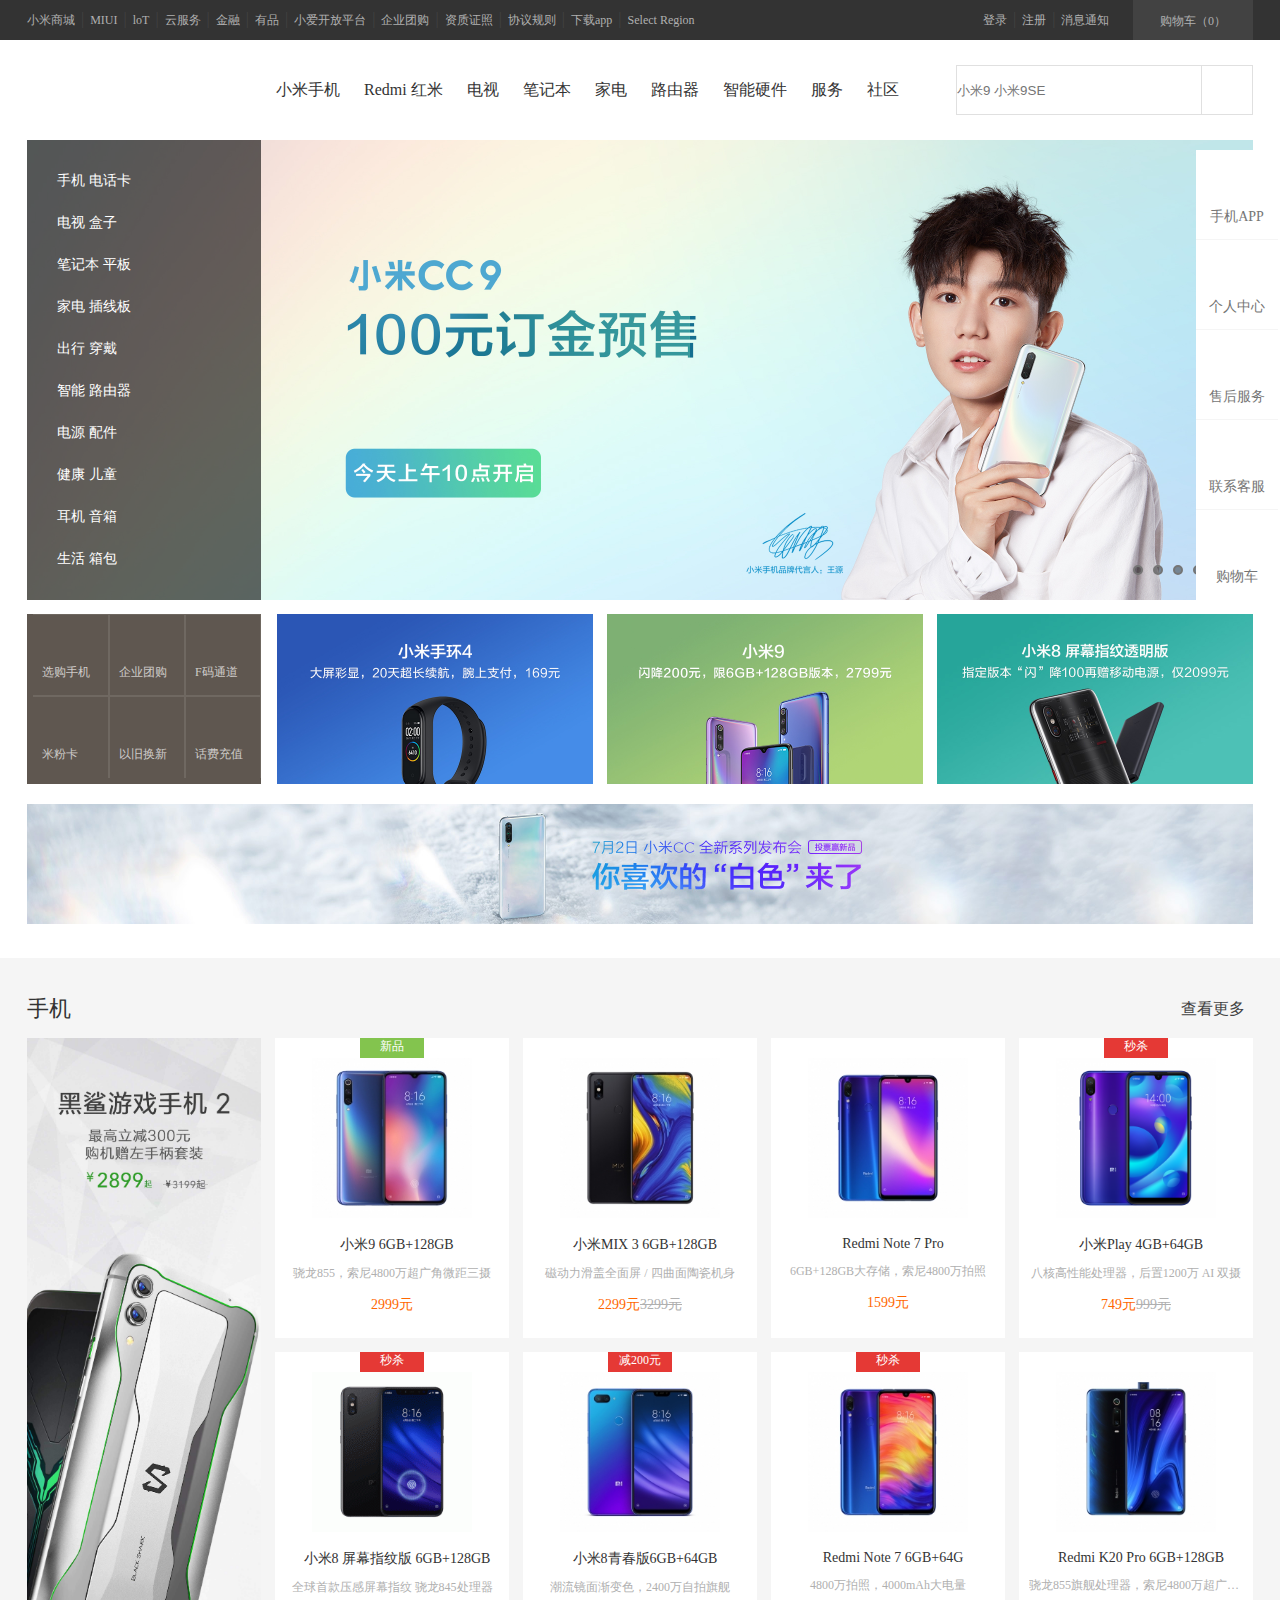
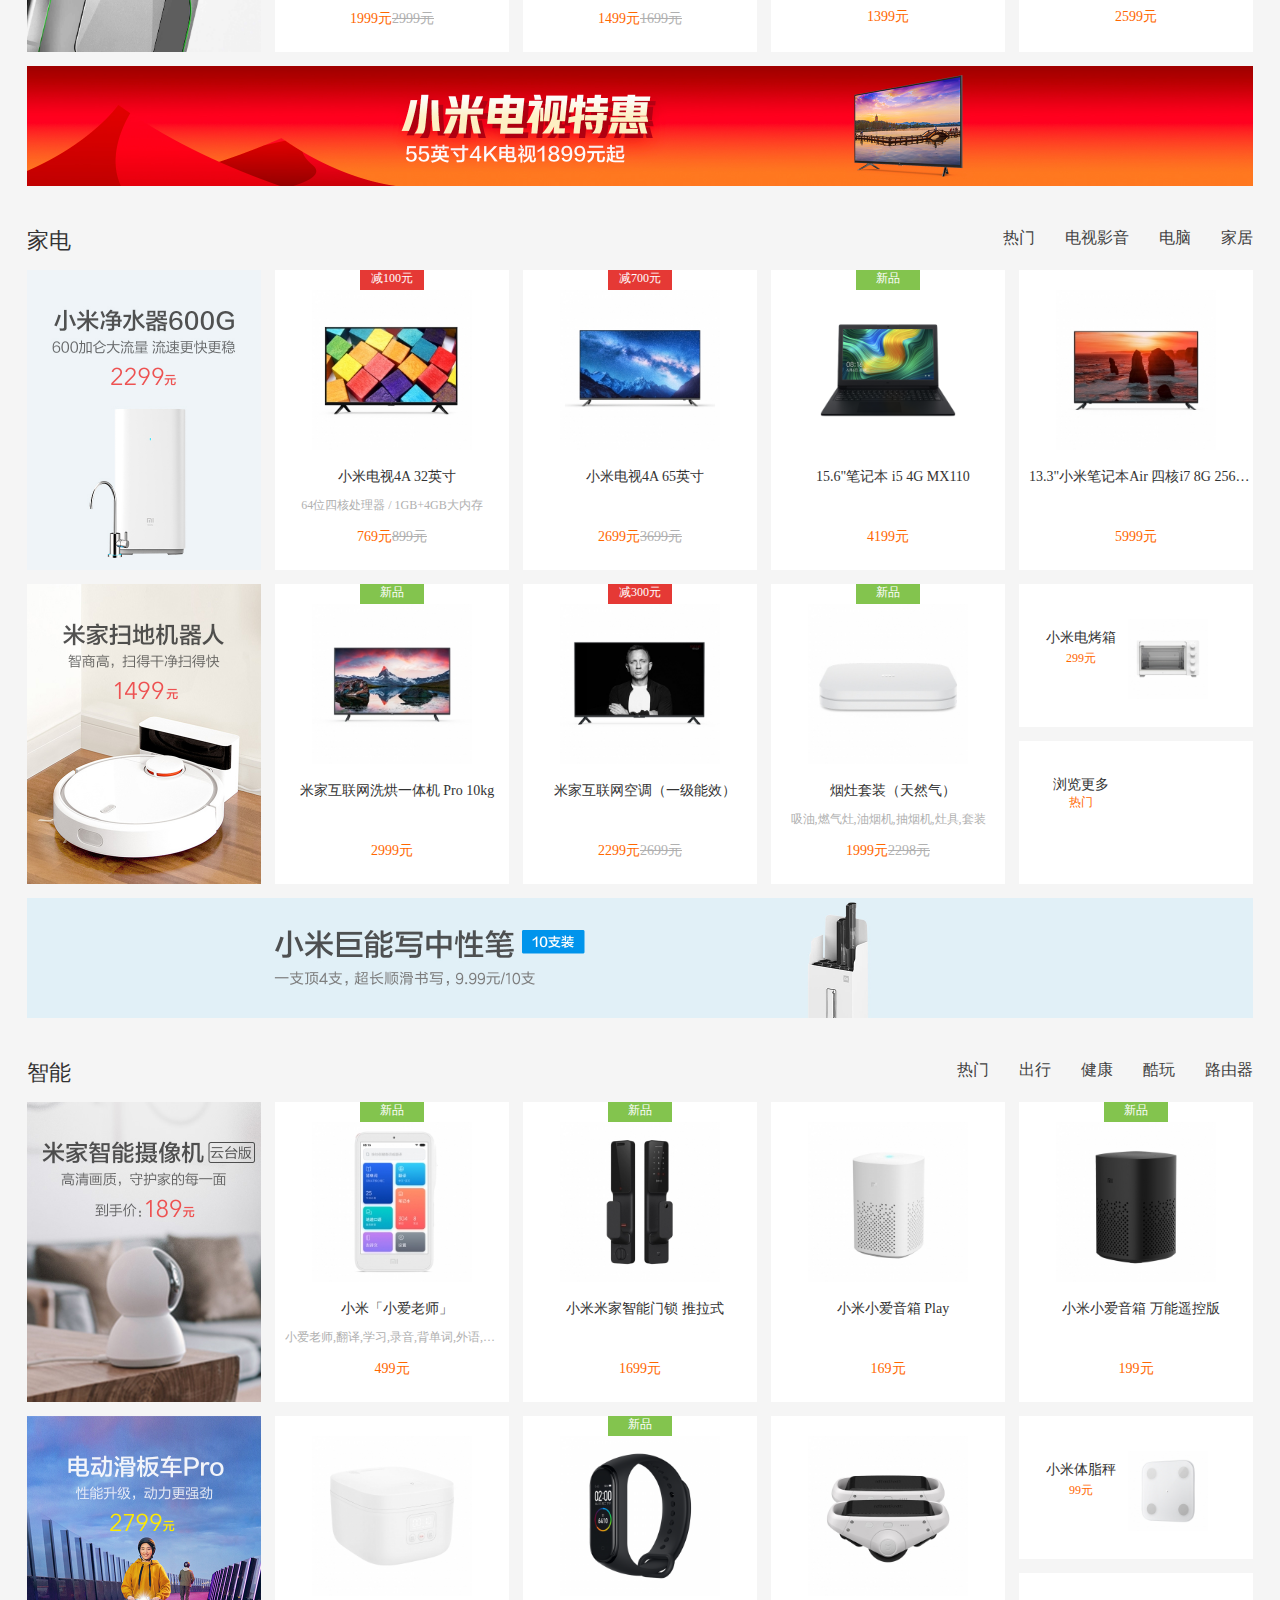
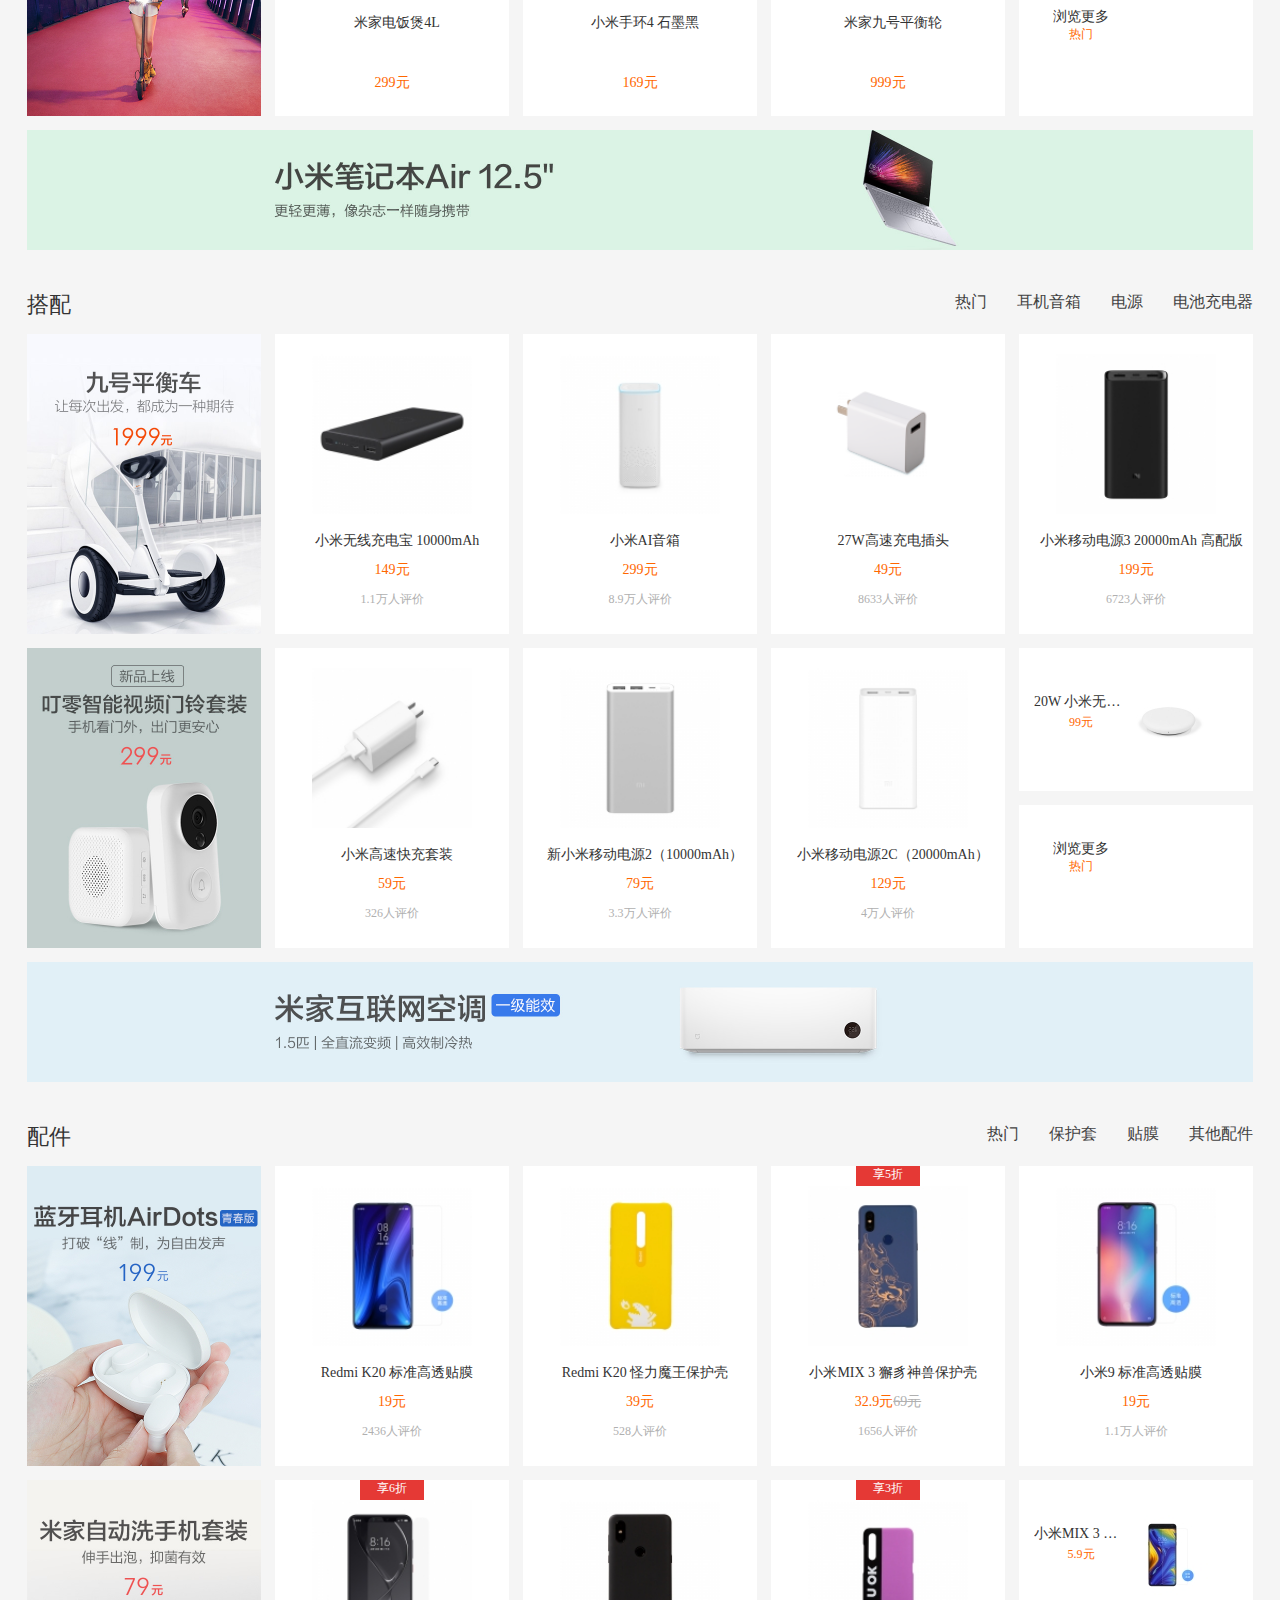
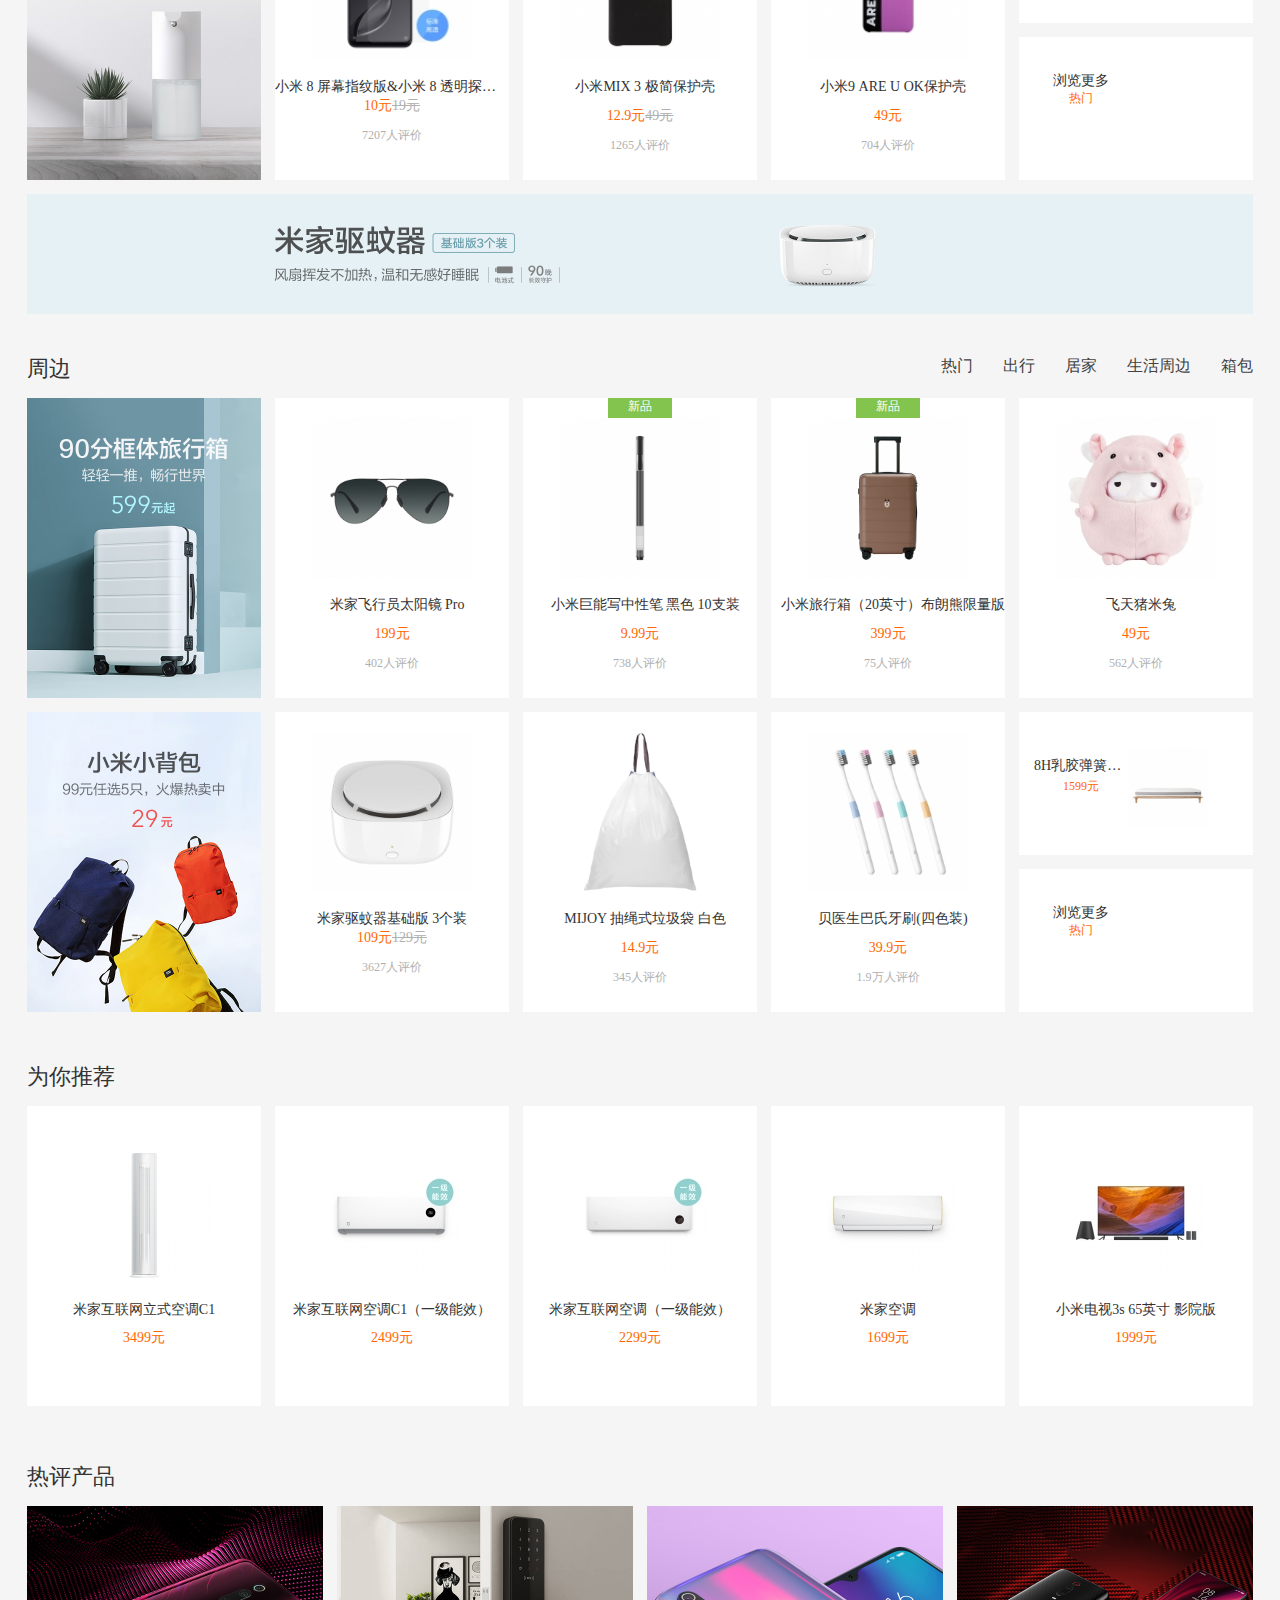
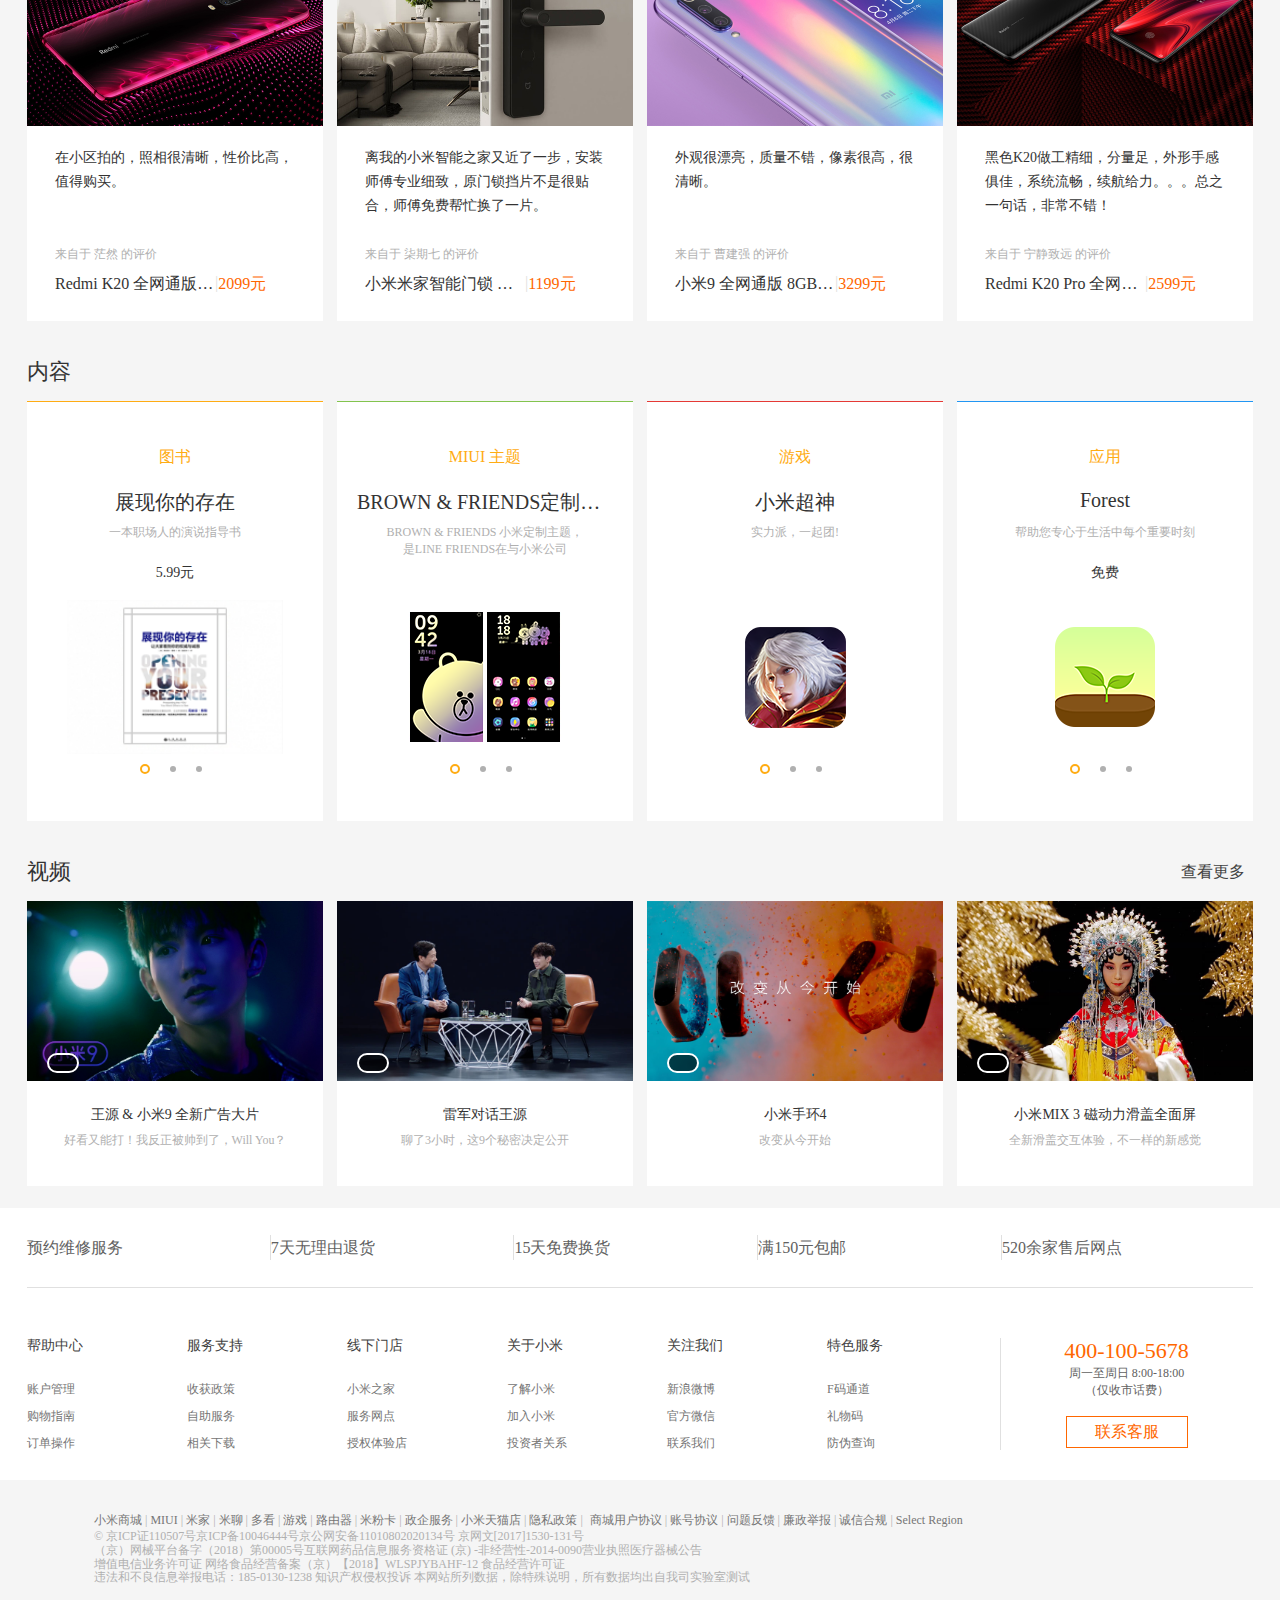
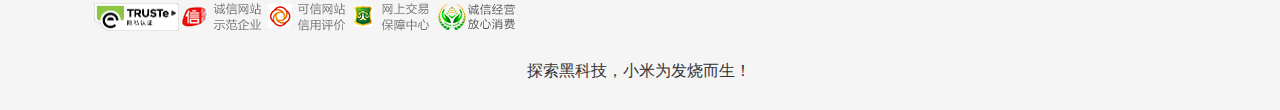
<file: index.html>
<!DOCTYPE html>
<html lang="en">

<head>
    <meta charset="UTF-8">
    <title>小米</title>
    <link rel="stylesheet" href="index.css">
    <link rel="stylesheet" href="https://at.alicdn.com/t/font_1262359_oemicnq757d.css">
    <link rel="shortcut icon" href="img/title.ico">
</head>

<body>
    <!-- 头部开始 -->
    <div class="header">
        <div class="header-box">
            <div class="header-left">
                <a class="font-hove" href="">小米商城</a><span>|</span><a class="font-hove" href="">MIUI</a><span>|</span><a
                    class="font-hove" href="">loT</a><span>|</span><a class="font-hove" href="">云服务</a><span>|</span><a
                    class="font-hove" href="">金融</a><span>|</span><a class="font-hove" href="">有品</a><span>|</span><a
                    class="font-hove" href="">小爱开放平台</a><span>|</span><a class="font-hove"
                    href="">企业团购</a><span>|</span><a class="font-hove" href="">资质证照</a><span>|</span><a
                    class="font-hove" href="">协议规则</a><span>|</span><a class="font-hove"
                    href="">下载app</a><span>|</span><a class="font-hove" href="">Select Region</a>
            </div>
            <div class="header-right">
                <div class="header-right2">
                    <a class="font-hove" href=""> <i class="iconfont icon-gouwuchekong"></i> 购物车（0）</a>
                </div>
                <div class="header-right1">
                    <a class="font-hove" href="">登录</a><span>|</span><a class="font-hove"
                        href="">注册</a><span>|</span><i>消息通知</i>
                </div>
            </div>
        </div>
    </div>
    <!-- 头部结束 -->
    <!-- 轮播图开始 -->
    <div class="container">
        <div class="container-logo"><i class="iconfont icon-milogo"></i></div>
        <div class="container-des">
            <a href="" class="container-des1">小米手机</a>
            <a href="" class="container-des1">Redmi 红米</a>
            <a href="" class="container-des1">电视</a>
            <a href="" class="container-des1">笔记本</a>
            <a href="" class="container-des1">家电</a>
            <a href="" class="container-des1">路由器</a>
            <a href="" class="container-des1">智能硬件</a>
            <a href="" class="container-des1">服务</a>
            <a href="" class="container-des1">社区</a>
        </div>
        <div class="container-search">
            <input type="text" class="search-left" placeholder="小米9 小米9SE">
            <div class="search-right"><i class="iconfont icon-sousuo"></i></div>

        </div>
    </div>
    <div class="nav">
        <ul class="list">
            <li class="list1">手机 电话卡<i class="iconfont icon-arrow-right"></i></li>
            <li class="list1">电视 盒子<i class="iconfont icon-arrow-right"></i></li>
            <li class="list1">笔记本 平板<i class="iconfont icon-arrow-right"></i></li>
            <li class="list1">家电 插线板<i class="iconfont icon-arrow-right"></i></li>
            <li class="list1">出行 穿戴<i class="iconfont icon-arrow-right"></i></li>
            <li class="list1">智能 路由器<i class="iconfont icon-arrow-right"></i></li>
            <li class="list1">电源 配件<i class="iconfont icon-arrow-right"></i></li>
            <li class="list1">健康 儿童<i class="iconfont icon-arrow-right"></i></li>
            <li class="list1">耳机 音箱<i class="iconfont icon-arrow-right"></i></li>
            <li class="list1">生活 箱包<i class="iconfont icon-arrow-right"></i></li>
        </ul>
        <a href="" class="banner"><img src="img/banner5.jpg" alt=""></a>
        <a href="" class="banner"><img src="img/banner4.jpg" alt=""></a>
        <a href="" class="banner"><img src="img/banner3.jpg" alt=""></a>
        <a href="" class="banner"><img src="img/banner2.jpg" alt=""></a>
        <a href="" class="banner"><img src="img/banner1.jpg" alt=""></a>
        <div class="jiantou zuo"><i class="iconfont icon-zuoyoujiantou1"></i></div>
        <div class="jiantou you"><i class="iconfont icon-zuoyoujiantou2"></i></div>
        <!-- 轮播点 -->
        <div class="point">
            <div class="pager"></div>
            <div class="pager"></div>
            <div class="pager"></div>
            <div class="pager"></div>
            <div class="pager"></div>
        </div>
    </div>
    <div class="fix">
        <a href="" class="fix-small">
            <div class="fix-img"><i class="iconfont icon-shouji"></i></div>
            <div class="fix-des">手机APP</div>
        </a>
        <a href="" class="fix-small">
            <div class="fix-img"><i class="iconfont icon-gerenzhongxinwoderenwubiaozhuntouxianxing"></i></div>
            <div class="fix-des">个人中心</div>
        </a>
        <a href="" class="fix-small">
            <div class="fix-img"><i class="iconfont icon-weixiu"></i></div>
            <div class="fix-des">售后服务</div>
        </a>
        <a href="" class="fix-small">
            <div class="fix-img"><i class="iconfont icon-kefu1"></i></div>
            <div class="fix-des">联系客服</div>
        </a>
        <a href="" class="fix-small-bottom">
            <div class="fix-img"><i class="iconfont icon-gouwuchekong"></i></div>
            <div class="fix-des">购物车</div>
        </a>
    </div>
    <!-- 轮播图结束 -->
    <div class="container1">
        <ul class="container1-left">
            <li class="container1-left-list one">
                <a href=""><i class="iconfont icon-xuangoushouji"></i>
                    <div class="phone">选购手机</div>
                </a>
            </li>
            <li class="container1-left-list">
                <a href=""><i class="iconfont icon-man150yuanbaoyou24px"></i>
                    <div class="phone">企业团购</div>
                </a>
            </li>
            <li class="container1-left-list">
                <a href=""><i class="iconfont icon-Fma"></i>
                    <div class="phone">F码通道</div>
                </a>
            </li>
            <li class="container1-left-list four">
                <a href=""><i class="iconfont icon-mifenqia-copy"></i>
                    <div class="phone">米粉卡</div>
                </a>
            </li>
            <li class="container1-left-list five">
                <a href=""><i class="iconfont icon-yijiuhuanxin"></i>
                    <div class="phone">以旧换新</div>
                </a>
            </li>
            <li class="container1-left-list six">
                <a href=""><i class="iconfont icon-chongzhi"></i>
                    <div class="phone">话费充值</div>
                </a>
            </li>

        </ul>
        <div class="container1-right">
            <img src="img/shang1.jpg" alt="">
        </div>
        <div class="container1-right">
            <img src="img/shang2.jpg" alt="">
        </div>
        <div class="container1-right"><img src="img/shang3.jpg" alt=""></div>
    </div>
    <div class="first">
        <img src="img/tu1.jpg" alt="">
    </div>
    <div class="main">


        <!-- 手机开始 -->
        <div class="main-box1">
            <div class="main-box1-top">
                <div class="main-box1-title">手机</div>
                <div class="main-box1-more">查看更多<i class="iconfont icon-xiangyoujiantou"></i></div>
            </div>
            <div class="main-box1-bottom">
                <div class="main-box1-bottom1">
                    <img src="img/mobile.jpg" alt="">
                </div>
                <ul class="main-box1-bottom2">
                    <li class="mobile">
                        <div class="product">新品</div>
                        <div class="mobile-img"><img src="img/mobile1.jpg" alt=""></div>
                        <div class="mobile-title">小米9 6GB+128GB</div>
                        <div class="mobile-des">骁龙855，索尼4800万超广角微距三摄</div>
                        <div class="mobile-price">2999元</div>
                    </li>
                    <li class="mobile">
                        <div class="mobile-img"><img src="img/mobile2.jpg" alt=""></div>
                        <div class="mobile-title">小米MIX 3 6GB+128GB</div>
                        <div class="mobile-des">磁动力滑盖全面屏 / 四曲面陶瓷机身</div>
                        <div class="mobile-price">2299元<s>3299元</s></div>
                    </li>
                    <li class="mobile">
                        <div class="mobile-img"><img src="img/mobile3.jpg" alt=""></div>
                        <div class="mobile-title">Redmi Note 7 Pro</div>
                        <div class="mobile-des">6GB+128GB大存储，索尼4800万拍照</div>
                        <div class="mobile-price">1599元</div>
                    </li>
                    <li class="mobile">
                        <div class="spike">秒杀</div>
                        <div class="mobile-img"><img src="img/mobile4.png" alt=""></div>
                        <div class="mobile-title">小米Play 4GB+64GB</div>
                        <div class="mobile-des">八核高性能处理器，后置1200万 AI 双摄</div>
                        <div class="mobile-price">749元<s>999元</s></div>
                    </li>
                    <li class="mobile">
                        <div class="spike">秒杀</div>
                        <div class="mobile-img"><img src="img/mobile5.png" alt=""></div>
                        <div class="mobile-title">小米8 屏幕指纹版 6GB+128GB</div>
                        <div class="mobile-des">全球首款压感屏幕指纹 骁龙845处理器</div>
                        <div class="mobile-price">1999元<s>2999元</s></div>
                    </li>
                    <li class="mobile">
                        <div class="spike">减200元</div>
                        <div class="mobile-img"><img src="img/mobile6.jpg" alt=""></div>
                        <div class="mobile-title">小米8青春版6GB+64GB</div>
                        <div class="mobile-des">潮流镜面渐变色，2400万自拍旗舰</div>
                        <div class="mobile-price">1499元<s>1699元</s></div>
                    </li>
                    <li class="mobile">
                        <div class="spike">秒杀</div>
                        <div class="mobile-img"><img src="img/mobile7.jpg" alt=""></div>
                        <div class="mobile-title">Redmi Note 7 6GB+64G</div>
                        <div class="mobile-des">4800万拍照，4000mAh大电量</div>
                        <div class="mobile-price">1399元</div>
                    </li>
                    <li class="mobile">
                        <div class="mobile-img"><img src="img/mobile8.jpg" alt=""></div>
                        <div class="mobile-title">Redmi K20 Pro 6GB+128GB</div>
                        <div class="mobile-des">骁龙855旗舰处理器，索尼4800万超广角三摄</div>
                        <div class="mobile-price">2599元</div>
                    </li>
                </ul>
            </div>
            <div class="tupian">
                <img src="img/tu2.jpg" alt="" class="tupian-tu2">
            </div>

        </div>
        <!-- 手机结束 -->
        <!-- 家电开始 -->
        <div class="main-box1">
            <div class="main-box1-top">
                <div class="main-box1-title">家电</div>
                <div class="main-box1-more1">
                    <div class="main-box1-hot remen">热门</div>
                    <div class="main-box1-hot dianshi">电视影音</div>
                    <div class="main-box1-hot diannao">电脑</div>
                    <div class="main-box1-hot jiaju">家居</div>
                </div>
            </div>
            <div class="main-box2-bottom">
                <div class="main-box2-tu">
                    <div class="main-box2-bottom1">
                        <img src="img/tvltop.jpg" alt="">
                    </div>
                    <div class="main-box2-bottom1">
                        <img src="img/tvbottom.jpg" alt="">
                    </div>
                </div>
                <ul class="main-box2-bottom2">
                    <li class="mobile move">
                        <div class="spike">减100元</div>
                        <div class="mobile-img"><img src="img/tv1.jpg" alt=""></div>
                        <div class="mobile-title">小米电视4A 32英寸</div>
                        <div class="mobile-des">64位四核处理器 / 1GB+4GB大内存</div>
                        <div class="mobile-price">769元<s>899元</s></div>
                        <div class="small-block">
                            <div class="view"> 很满意，非常喜欢，开心！</div>
                            <div class="author">来自于 童童 的评价 </div>
                        </div>
                    </li>
                    <li class="mobile move">
                        <div class="spike">减700元</div>
                        <div class="mobile-img"><img src="img/tv2.jpg" alt=""></div>
                        <div class="mobile-title">小米电视4A 65英寸</div>
                        <div class="mobile-des"></div>
                        <div class="mobile-price">2699元<s>3699元</s></div>
                        <div class="small-block">
                            <div class="view">满意，品质好，高清。使用很方便。超大，性价比高，</div>
                            <div class="author"> 来自于 嘎嘎鹭 的评价 </div>
                        </div>
                    </li>
                    <li class="mobile move">
                        <div class="product">新品</div>
                        <div class="mobile-img"><img src="img/tv3.png" alt=""></div>
                        <div class="mobile-title">15.6"笔记本 i5 4G MX110</div>
                        <div class="mobile-des"></div>
                        <div class="mobile-price">4199元</div>
                        <div class="small-block">
                            <div class="view">满意，品质好，高清。使用很方便。超大，性价比高，</div>
                            <div class="author"> 来自于 嘎嘎鹭 的评价 </div>
                        </div>
                    </li>
                    <li class="mobile move">
                        <div class="mobile-img"><img src="img/tv4.jpg" alt=""></div>
                        <div class="mobile-title">13.3"小米笔记本Air 四核i7 8G 256G MX150 银色</div>
                        <div class="mobile-des"></div>
                        <div class="mobile-price">5999元</div>
                        <div class="small-block">
                            <div class="view">满意，品质好，高清。使用很方便。超大，性价比高，</div>
                            <div class="author"> 来自于 嘎嘎鹭 的评价 </div>
                        </div>
                    </li>
                    <li class="mobile">
                        <div class="product">新品</div>
                        <div class="mobile-img"><img src="img/tv5.jpg" alt=""></div>
                        <div class="mobile-title">米家互联网洗烘一体机 Pro 10kg</div>
                        <div class="mobile-des"></div>
                        <div class="mobile-price">2999元</div>
                    </li>
                    <li class="mobile move">
                        <div class="spike">减300元</div>
                        <div class="mobile-img"><img src="img/tv6.jpg" alt=""></div>
                        <div class="mobile-title">米家互联网空调（一级能效）</div>
                        <div class="mobile-des"></div>
                        <div class="mobile-price">2299元<s>2699元</s></div>
                        <div class="small-block">
                            <div class="view"> 满意，品质好，高清。使用很方便。超大，性价比高，</div>
                            <div class="author">来自于 嘎嘎鹭 的评价 </div>
                        </div>
                    </li>
                    <li class="mobile move">
                        <div class="product">新品</div>
                        <div class="mobile-img"><img src="img/tv7.jpg" alt=""></div>
                        <div class="mobile-title">烟灶套装（天然气）</div>
                        <div class="mobile-des">吸油,燃气灶,油烟机,抽烟机,灶具,套装</div>
                        <div class="mobile-price">1999元<s>2298元</s></div>
                        <div class="small-block">
                            <div class="view">满意，品质好，高清。使用很方便。超大，性价比高，</div>
                            <div class="author"> 来自于 嘎嘎鹭 的评价 </div>
                        </div>
                    </li>
                    <li class="mobile mobile1">
                        <div class="jiadian-des">
                            <div class="jiadian-des1">小米电烤箱</div>
                            <div class="jiadian-des2">299元</div>
                        </div>
                        <div class="jiadian-img"><img src="img/diankaoxiang.jpg" alt=""></div>

                    </li>
                    <li class="mobile mobile1">
                        <div class="jiadian-des">
                            <div class="jiadian-des1-more">浏览更多</div>
                            <div class="jiadian-des2">热门</div>
                        </div>
                        <div class="jiadian-img-tubiao"><i class="iconfont icon-icon-right"></i></div>
                    </li>
                </ul>
            </div>
            <div class="tupian">
                <img src="img/tu3.jpg" alt="" class="tupian-tu2">
            </div>
        </div>
        <!-- 家电结束 -->
        <!-- 智能开始 -->
        <div class="main-box1">
            <div class="main-box1-top">
                <div class="main-box1-title">智能</div>
                <div class="main-box1-more2">
                    <div class="main-box1-hot remen">热门</div>
                    <div class="main-box1-hot chuxing">出行</div>
                    <div class="main-box1-hot jiankang">健康</div>
                    <div class="main-box1-hot kuwan">酷玩</div>
                    <div class="main-box1-hot luyouqi">路由器</div>
                </div>
            </div>
            <div class="main-box2-bottom">
                <div class="main-box2-tu">
                    <div class="main-box2-bottom1">
                        <img src="img/zhinengtop.jpg" alt="">
                    </div>
                    <div class="main-box2-bottom1">
                        <img src="img/zhinengbottom.jpg" alt="">
                    </div>
                </div>
                <ul class="main-box2-bottom2">
                    <li class="mobile move">
                        <div class="product">新品</div>
                        <div class="mobile-img"><img src="img/zhineng1.jpg" alt=""></div>
                        <div class="mobile-title">小米「小爱老师」</div>
                        <div class="mobile-des">小爱老师,翻译,学习,录音,背单词,外语,外教,口语,电子词典</div>
                        <div class="mobile-price">499元</div>
                        <div class="small-block">
                            <div class="view">满意，品质好，高清。使用很方便。超大，性价比高，</div>
                            <div class="author"> 来自于 嘎嘎鹭 的评价 </div>
                        </div>
                    </li>
                    <li class="mobile">
                        <div class="product">新品</div>
                        <div class="mobile-img"><img src="img/zhineng2.jpg" alt=""></div>
                        <div class="mobile-title">小米米家智能门锁 推拉式</div>
                        <div class="mobile-des"></div>
                        <div class="mobile-price">1699元</div>
                    </li>
                    <li class="mobile move">
                        <div class="mobile-img"><img src="img/zhineng3.jpg" alt=""></div>
                        <div class="mobile-title">小米小爱音箱 Play</div>
                        <div class="mobile-des"></div>
                        <div class="mobile-price">169元</div>
                        <div class="small-block">
                            <div class="view">满意，品质好，高清。使用很方便。超大，性价比高，</div>
                            <div class="author"> 来自于 嘎嘎鹭 的评价 </div>
                        </div>
                    </li>
                    <li class="mobile move">
                        <div class="product">新品</div>
                        <div class="mobile-img"><img src="img/zhineng4.jpg" alt=""></div>
                        <div class="mobile-title">小米小爱音箱 万能遥控版</div>
                        <div class="mobile-des"></div>
                        <div class="mobile-price">199元</div>
                        <div class="small-block">
                            <div class="view">满意，品质好，高清。使用很方便。超大，性价比高，</div>
                            <div class="author"> 来自于 嘎嘎鹭 的评价 </div>
                        </div>
                    </li>
                    <li class="mobile move">
                        <div class="mobile-img"><img src="img/zhineng5.jpg" alt=""></div>
                        <div class="mobile-title">米家电饭煲4L</div>
                        <div class="mobile-des"></div>
                        <div class="mobile-price">299元</div>
                        <div class="small-block">
                            <div class="view">满意，品质好，高清。使用很方便。超大，性价比高，</div>
                            <div class="author"> 来自于 嘎嘎鹭 的评价 </div>
                        </div>
                    </li>
                    <li class="mobile move">
                        <div class="product">新品</div>
                        <div class="mobile-img"><img src="img/zhineng6.png" alt=""></div>
                        <div class="mobile-title">小米手环4 石墨黑</div>
                        <div class="mobile-des"></div>
                        <div class="mobile-price">169元</div>
                        <div class="small-block">
                            <div class="view">满意，品质好，高清。使用很方便。超大，性价比高，</div>
                            <div class="author"> 来自于 嘎嘎鹭 的评价 </div>
                        </div>
                    </li>
                    <li class="mobile move">
                        <div class="mobile-img"><img src="img/zhineng7.jpg" alt=""></div>
                        <div class="mobile-title">米家九号平衡轮</div>
                        <div class="mobile-des"></div>
                        <div class="mobile-price">999元</div>
                        <div class="small-block">
                            <div class="view">满意，品质好，高清。使用很方便。超大，性价比高，</div>
                            <div class="author"> 来自于 嘎嘎鹭 的评价 </div>
                        </div>
                    </li>
                    <li class="mobile mobile1">
                        <div class="jiadian-des">
                            <div class="jiadian-des1">小米体脂秤</div>
                            <div class="jiadian-des2">99元</div>
                        </div>
                        <div class="jiadian-img"><img src="img/tizhicheng.jpg" alt=""></div>

                    </li>
                    <li class="mobile mobile1">
                        <div class="jiadian-des">
                            <div class="jiadian-des1-more">浏览更多</div>
                            <div class="jiadian-des2">热门</div>
                        </div>
                        <div class="jiadian-img-tubiao"><i class="iconfont icon-icon-right"></i></div>
                    </li>
                </ul>
            </div>
            <div class="tupian">
                <img src="img/tu4.jpg" alt="" class="tupian-tu2">
            </div>
        </div>
        <!-- 智能结束 -->

        <!-- 搭配开始 -->
        <div class="main-box1">
            <div class="main-box1-top">
                <div class="main-box1-title">搭配</div>
                <div class="main-box1-more3">
                    <div class="main-box1-hot remen">热门</div>
                    <div class="main-box1-hot erji">耳机音箱</div>
                    <div class="main-box1-hot dianyuan">电源</div>
                    <div class="main-box1-hot dianchi">电池充电器</div>
                </div>
            </div>
            <div class="main-box2-bottom">
                <div class="main-box2-tu">
                    <div class="main-box2-bottom1">
                        <img src="img/dapeitop.jpg" alt="">
                    </div>
                    <div class="main-box2-bottom1">
                        <img src="img/dapeibottom.jpg" alt="">
                    </div>
                </div>
                <ul class="main-box2-bottom2">
                    <li class="mobile move">
                        <div class="mobile-img"><img src="img/dapei1.jpg" alt=""></div>
                        <div class="mobile-title"> 小米无线充电宝 10000mAh </div>
                        <div class="mobile-des-price">149元</div>
                        <div class="mobile-price-des">1.1万人评价</div>
                        <div class="small-block">
                            <div class="view">满意，品质好，高清。使用很方便。超大，性价比高，</div>
                            <div class="author"> 来自于 嘎嘎鹭 的评价 </div>
                        </div>
                    </li>
                    <li class="mobile move">
                        <div class="mobile-img"><img src="img/dapei2.jpg" alt=""></div>
                        <div class="mobile-title"> 小米AI音箱 </div>
                        <div class="mobile-des-price">299元</div>
                        <div class="mobile-price-des">8.9万人评价</div>
                        <div class="small-block">
                            <div class="view">满意，品质好，高清。使用很方便。超大，性价比高，</div>
                            <div class="author"> 来自于 嘎嘎鹭 的评价 </div>
                        </div>
                    </li>
                    <li class="mobile move">
                        <div class="mobile-img"><img src="img/dapei3.png" alt=""></div>
                        <div class="mobile-title"> 27W高速充电插头 </div>
                        <div class="mobile-des-price">49元</div>
                        <div class="mobile-price-des">8633人评价</div>
                        <div class="small-block">
                            <div class="view">满意，品质好，高清。使用很方便。超大，性价比高，</div>
                            <div class="author"> 来自于 嘎嘎鹭 的评价 </div>
                        </div>
                    </li>
                    <li class="mobile move">
                        <div class="mobile-img"><img src="img/dapei4.jpg" alt=""></div>
                        <div class="mobile-title"> 小米移动电源3 20000mAh 高配版 </div>
                        <div class="mobile-des-price">199元</div>
                        <div class="mobile-price-des">6723人评价</div>
                        <div class="small-block">
                            <div class="view">满意，品质好，高清。使用很方便。超大，性价比高，</div>
                            <div class="author"> 来自于 嘎嘎鹭 的评价 </div>
                        </div>
                    </li>
                    <li class="mobile move">
                        <div class="mobile-img"><img src="img/dapei5.jpg" alt=""></div>
                        <div class="mobile-title">小米高速快充套装</div>
                        <div class="mobile-des-price">59元</div>
                        <div class="mobile-price-des">326人评价</div>
                        <div class="small-block">
                            <div class="view">满意，品质好，高清。使用很方便。超大，性价比高，</div>
                            <div class="author"> 来自于 嘎嘎鹭 的评价 </div>
                        </div>
                    </li>
                    <li class="mobile move">
                        <div class="mobile-img"><img src="img/dapei6.jpg" alt=""></div>
                        <div class="mobile-title">新小米移动电源2（10000mAh）</div>
                        <div class="mobile-des-price">79元</div>
                        <div class="mobile-price-des">3.3万人评价</div>
                        <div class="small-block">
                            <div class="view">满意，品质好，高清。使用很方便。超大，性价比高，</div>
                            <div class="author"> 来自于 嘎嘎鹭 的评价 </div>
                        </div>
                    </li>
                    <li class="mobile move">
                        <div class="mobile-img"><img src="img/dapei7.jpg" alt=""></div>
                        <div class="mobile-title">小米移动电源2C（20000mAh）</div>
                        <div class="mobile-des-price">129元</div>
                        <div class="mobile-price-des">4万人评价</div>
                        <div class="small-block">
                            <div class="view">满意，品质好，高清。使用很方便。超大，性价比高，</div>
                            <div class="author"> 来自于 嘎嘎鹭 的评价 </div>
                        </div>
                    </li>
                    <li class="mobile mobile1">
                        <div class="jiadian-des">
                            <div class="jiadian-des1">20W 小米无线充电器</div>
                            <div class="jiadian-des2">99元</div>
                        </div>
                        <div class="jiadian-img"><img src="img/wuxianchongdianqi.jpg" alt=""></div>

                    </li>
                    <li class="mobile mobile1">
                        <div class="jiadian-des">
                            <div class="jiadian-des1-more">浏览更多</div>
                            <div class="jiadian-des2">热门</div>
                        </div>
                        <div class="jiadian-img-tubiao"><i class="iconfont icon-icon-right"></i></div>
                    </li>

                </ul>
            </div>
            <div class="tupian">
                <img src="img/tu5.jpg" alt="" class="tupian-tu2">
            </div>
        </div>
        <!-- 搭配结束 -->

        <!-- 配件开始 -->
        <div class="main-box1">
            <div class="main-box1-top">
                <div class="main-box1-title">配件</div>
                <div class="main-box1-more4">
                    <div class="main-box1-hot remen">热门</div>
                    <div class="main-box1-hot baohutao">保护套</div>
                    <div class="main-box1-hot tiemo">贴膜</div>
                    <div class="main-box1-hot qitapeijian">其他配件</div>
                </div>
            </div>
            <div class="main-box2-bottom">
                <div class="main-box2-tu">
                    <div class="main-box2-bottom1">
                        <img src="img/peijiantop.jpg" alt="">
                    </div>
                    <div class="main-box2-bottom1">
                        <img src="img/peijianbottom.jpg" alt="">
                    </div>
                </div>
                <ul class="main-box2-bottom2">
                    <li class="mobile move">
                        <div class="mobile-img"><img src="img/peijian1.jpg" alt=""></div>
                        <div class="mobile-title"> Redmi K20 标准高透贴膜</div>
                        <div class="mobile-des-price">19元</div>
                        <div class="mobile-price-des">2436人评价</div>
                        <div class="small-block">
                            <div class="view">满意，品质好，高清。使用很方便。超大，性价比高，</div>
                            <div class="author"> 来自于 嘎嘎鹭 的评价 </div>
                        </div>
                    </li>
                    <li class="mobile move">
                        <div class="mobile-img"><img src="img/peijian2.jpg" alt=""></div>
                        <div class="mobile-title"> Redmi K20 怪力魔王保护壳 </div>
                        <div class="mobile-des-price">39元</div>
                        <div class="mobile-price-des">528人评价</div>
                        <div class="small-block">
                            <div class="view">满意，品质好，高清。使用很方便。超大，性价比高，</div>
                            <div class="author"> 来自于 嘎嘎鹭 的评价 </div>
                        </div>
                    </li>
                    <li class="mobile move">
                        <div class="spike">享5折</div>
                        <div class="mobile-img"><img src="img/peijian3.jpg" alt=""></div>
                        <div class="mobile-title"> 小米MIX 3 獬豸神兽保护壳 </div>
                        <div class="mobile-des-price">32.9元<s>69元</s></div>
                        <div class="mobile-price-des">1656人评价</div>
                        <div class="small-block">
                            <div class="view">满意，品质好，高清。使用很方便。超大，性价比高，</div>
                            <div class="author"> 来自于 嘎嘎鹭 的评价 </div>
                        </div>
                    </li>
                    <li class="mobile move">
                        <div class="mobile-img"><img src="img/peijian4.jpg" alt=""></div>
                        <div class="mobile-title"> 小米9 标准高透贴膜 </div>
                        <div class="mobile-des-price">19元</div>
                        <div class="mobile-price-des">1.1万人评价</div>
                        <div class="small-block">
                            <div class="view">满意，品质好，高清。使用很方便。超大，性价比高，</div>
                            <div class="author"> 来自于 嘎嘎鹭 的评价 </div>
                        </div>
                    </li>
                    <li class="mobile move">
                        <div class="spike">享6折</div>
                        <div class="mobile-img"><img src="img/peijian5.jpg" alt=""></div>
                        <div class="mobile-title-title1"> 小米 8 屏幕指纹版&小米 8 透明探索版 标准高透贴膜 </div>
                        <div class="mobile-des-price">10元<s>19元</s></div>
                        <div class="mobile-price-des">7207人评价</div>
                        <div class="small-block">
                            <div class="view">满意，品质好，高清。使用很方便。超大，性价比高，</div>
                            <div class="author"> 来自于 嘎嘎鹭 的评价 </div>
                        </div>
                    </li>
                    <li class="mobile move">
                        <div class="mobile-img"><img src="img/peijian6.jpg" alt=""></div>
                        <div class="mobile-title"> 小米MIX 3 极简保护壳 </div>
                        <div class="mobile-des-price">12.9元<s>49元</s></div>
                        <div class="mobile-price-des">1265人评价</div>
                        <div class="small-block">
                            <div class="view">满意，品质好，高清。使用很方便。超大，性价比高，</div>
                            <div class="author"> 来自于 嘎嘎鹭 的评价 </div>
                        </div>
                    </li>
                    <li class="mobile move">
                        <div class="spike">享3折</div>
                        <div class="mobile-img"><img src="img/peijian7.jpg" alt=""></div>
                        <div class="mobile-title"> 小米9 ARE U OK保护壳 </div>
                        <div class="mobile-des-price">49元</div>
                        <div class="mobile-price-des">704人评价</div>
                        <div class="small-block">
                            <div class="view">满意，品质好，高清。使用很方便。超大，性价比高，</div>
                            <div class="author"> 来自于 嘎嘎鹭 的评价 </div>
                        </div>
                    </li>
                    <li class="mobile mobile1">
                        <div class="jiadian-des">
                            <div class="jiadian-des1">小米MIX 3 标准高透膜</div>
                            <div class="jiadian-des2">5.9元</div>
                        </div>
                        <div class="jiadian-img"><img src="img/xiaomiMIX.jpg" alt=""></div>

                    </li>
                    <li class="mobile mobile1">
                        <div class="jiadian-des">
                            <div class="jiadian-des1-more">浏览更多</div>
                            <div class="jiadian-des2">热门</div>
                        </div>
                        <div class="jiadian-img-tubiao"><i class="iconfont icon-icon-right"></i></div>
                    </li>
                </ul>
            </div>
            <div class="tupian">
                <img src="img/tu6.jpg" alt="" class="tupian-tu2">
            </div>
        </div>
        <!-- 配件结束 -->

        <!-- 周边开始 -->
        <div class="main-box1">
            <div class="main-box1-top">
                <div class="main-box1-title">周边</div>
                <div class="main-box1-more5">
                    <div class="main-box1-hot remen">热门</div>
                    <div class="main-box1-hot chuxing">出行</div>
                    <div class="main-box1-hot jujia">居家</div>
                    <div class="main-box1-hot shenghuo">生活周边</div>
                    <div class="main-box1-hot xiangbao">箱包</div>
                </div>
            </div>
            <div class="main-box2-bottom">
                <div class="main-box2-tu">
                    <div class="main-box2-bottom1">
                        <img src="img/zhoubiantop.jpg" alt="">
                    </div>
                    <div class="main-box2-bottom1">
                        <img src="img/zhoubianbottom.jpg" alt="">
                    </div>
                </div>
                <ul class="main-box2-bottom2">
                    <li class="mobile move">
                        <div class="mobile-img"><img src="img/zhoubian1.jpg" alt=""></div>
                        <div class="mobile-title">米家飞行员太阳镜 Pro</div>
                        <div class="mobile-des-price">199元</div>
                        <div class="mobile-price-des">402人评价</div>
                        <div class="small-block">
                            <div class="view">满意，品质好，高清。使用很方便。超大，性价比高，</div>
                            <div class="author"> 来自于 嘎嘎鹭 的评价 </div>
                        </div>
                    </li>
                    <li class="mobile move">
                        <div class="product">新品</div>
                        <div class="mobile-img"><img src="img/zhoubian2.jpg" alt=""></div>
                        <div class="mobile-title">小米巨能写中性笔 黑色 10支装</div>
                        <div class="mobile-des-price">9.99元</div>
                        <div class="mobile-price-des">738人评价</div>
                        <div class="small-block">
                            <div class="view">满意，品质好，高清。使用很方便。超大，性价比高，</div>
                            <div class="author"> 来自于 嘎嘎鹭 的评价 </div>
                        </div>
                    </li>
                    <li class="mobile move">
                        <div class="product">新品</div>
                        <div class="mobile-img"><img src="img/zhoubian3.jpg" alt=""></div>
                        <div class="mobile-title">小米旅行箱（20英寸）布朗熊限量版</div>
                        <div class="mobile-des-price">399元</div>
                        <div class="mobile-price-des">75人评价</div>
                        <div class="small-block">
                            <div class="view">满意，品质好，高清。使用很方便。超大，性价比高，</div>
                            <div class="author"> 来自于 嘎嘎鹭 的评价 </div>
                        </div>
                    </li>
                    <li class="mobile move">
                        <div class="mobile-img"><img src="img/zhoubian4.jpg" alt=""></div>
                        <div class="mobile-title">飞天猪米兔</div>
                        <div class="mobile-des-price">49元</div>
                        <div class="mobile-price-des">562人评价</div>
                        <div class="small-block">
                            <div class="view">满意，品质好，高清。使用很方便。超大，性价比高，</div>
                            <div class="author"> 来自于 嘎嘎鹭 的评价 </div>
                        </div>
                    </li>
                    <li class="mobile move">
                        <div class="mobile-img"><img src="img/zhoubian5.jpg" alt=""></div>
                        <div class="mobile-title-title1">米家驱蚊器基础版 3个装</div>
                        <div class="mobile-des-price">109元<s>129元</s></div>
                        <div class="mobile-price-des">3627人评价</div>
                        <div class="small-block">
                            <div class="view">满意，品质好，高清。使用很方便。超大，性价比高，</div>
                            <div class="author"> 来自于 嘎嘎鹭 的评价 </div>
                        </div>
                    </li>
                    <li class="mobile move">
                        <div class="mobile-img"><img src="img/zhoubian6.png" alt=""></div>
                        <div class="mobile-title">MIJOY 抽绳式垃圾袋 白色</div>
                        <div class="mobile-des-price">14.9元</div>
                        <div class="mobile-price-des">345人评价</div>
                        <div class="small-block">
                            <div class="view">满意，品质好，高清。使用很方便。超大，性价比高，</div>
                            <div class="author"> 来自于 嘎嘎鹭 的评价 </div>
                        </div>
                    </li>
                    <li class="mobile move">
                        <div class="mobile-img"><img src="img/zhoubian7.jpg" alt=""></div>
                        <div class="mobile-title">贝医生巴氏牙刷(四色装)</div>
                        <div class="mobile-des-price">39.9元</div>
                        <div class="mobile-price-des">1.9万人评价</div>
                        <div class="small-block">
                            <div class="view">满意，品质好，高清。使用很方便。超大，性价比高，</div>
                            <div class="author"> 来自于 嘎嘎鹭 的评价 </div>
                        </div>
                    </li>
                    <li class="mobile mobile1">
                        <div class="jiadian-des">
                            <div class="jiadian-des1">8H乳胶弹簧静音床垫</div>
                            <div class="jiadian-des2">1599元</div>
                        </div>
                        <div class="jiadian-img"><img src="img/8H.jpg" alt=""></div>

                    </li>
                    <li class="mobile mobile1">
                        <div class="jiadian-des">
                            <div class="jiadian-des1-more">浏览更多</div>
                            <div class="jiadian-des2">热门</div>
                        </div>
                        <div class="jiadian-img-tubiao"><i class="iconfont icon-icon-right"></i></div>
                    </li>
                </ul>
            </div>

        </div>
        <!-- 周边结束 -->
        <!-- 为你推荐开始 -->
        <div class="main-box3">
            <div class="main-box3-top">
                <div class="main-box3-title">为你推荐</div>
                <div class="main-box3-more"></div>
            </div>
            <div class="main-box3-bottom">
                <ul>
                    <li class="advice">
                        <div class="advice-img"><img src="img/tuijian1.jpg" alt=""></div>
                        <div class="advice-des"> 米家互联网立式空调C1 </div>
                        <div class="advice-price">3499元</div>
                    </li>
                    <li class="advice">
                        <div class="advice-img"><img src="img/tuijian2.jpg" alt=""></div>
                        <div class="advice-des"> 米家互联网空调C1（一级能效） </div>
                        <div class="advice-price">2499元</div>
                    </li>
                    <li class="advice">
                        <div class="advice-img"><img src="img/tuijian3.jpg" alt=""></div>
                        <div class="advice-des"> 米家互联网空调（一级能效） </div>
                        <div class="advice-price">2299元</div>
                    </li>
                    <li class="advice">
                        <div class="advice-img"><img src="img/tuijian4.jpg" alt=""></div>
                        <div class="advice-des"> 米家空调 </div>
                        <div class="advice-price">1699元</div>
                    </li>
                    <li class="advice1">
                        <div class="advice-img"><img src="img/tuijian5.jpg" alt=""></div>
                        <div class="advice-des"> 小米电视3s 65英寸 影院版 </div>
                        <div class="advice-price">1999元</div>
                    </li>
                </ul>
            </div>





        </div>
        <!-- 为你推荐结束 -->
        <!-- 热评产品开始 -->
        <div class="main-box4">
            <div class="main-box4-top">
                <div class="main-box4-title">热评产品</div>
                <div class="main-box4-more"></div>
            </div>
            <div class="main-box4-bottom">
                <ul class="main-box4-bottom">
                    <li class="hot-review1">
                        <div class="hot-img"><img src="img/hotreview1.jpg" alt=""></div>
                        <div class="hot-des">在小区拍的，照相很清晰，性价比高，值得购买。</div>
                        <div class="hot-des2"> 来自于 茫然 的评价 </div>
                        <div class="hot-des3">Redmi K20 全网通版 6GB+128GB 火焰红</div>
                        <div class="hot-des4"><span class="hot">|</span></div>
                        <div class="hot-des5">2099元</div>
                    </li>
                    <li class="hot-review">
                        <div class="hot-img"><img src="img/hotreview2.jpg" alt=""></div>
                        <div class="hot-des">离我的小米智能之家又近了一步，安装师傅专业细致，原门锁挡片不是很贴合，师傅免费帮忙换了一片。</div>
                        <div class="hot-des2"> 来自于 柒期七 的评价 </div>
                        <div class="hot-des3">小米米家智能门锁 碳素黑</div>
                        <div class="hot-des4"><span class="hot">|</span></div>
                        <div class="hot-des5">1199元</div>
                    </li>
                    <li class="hot-review">
                        <div class="hot-img"><img src="img/hotreview3.jpg" alt=""></div>
                        <div class="hot-des">外观很漂亮，质量不错，像素很高，很清晰。</div>
                        <div class="hot-des2"> 来自于 曹建强 的评价 </div>
                        <div class="hot-des3">小米9 全网通版 8GB内存 全息幻彩紫</div>
                        <div class="hot-des4"><span class="hot">|</span></div>
                        <div class="hot-des5">3299元</div>
                    </li>
                    <li class="hot-review">
                        <div class="hot-img"><img src="img/hotreview4.jpg" alt=""></div>
                        <div class="hot-des">黑色K20做工精细，分量足，外形手感俱佳，系统流畅，续航给力。。。总之一句话，非常不错！</div>
                        <div class="hot-des2"> 来自于 宁静致远 的评价 </div>
                        <div class="hot-des3">Redmi K20 Pro 全网通版 6GB+128GB 碳纤黑</div>
                        <div class="hot-des4"><span class="hot">|</span></div>
                        <div class="hot-des5">2599元</div>
                    </li>
                </ul>
            </div>





        </div>
        <!-- 热评产品结束 -->
        <!-- 内容开始 -->
        <div class="main-box5">
            <div class="main-box5-top">
                <div class="main-box5-title">内容</div>
            </div>
            <!-- <div class="main-box5-bottom"> -->
            <ul class="main-box5-bottom">
                <li class="content1">
                    <div class="content-des1">图书</div>
                    <div class="content-des2">展现你的存在</div>
                    <div class="content-des3">一本职场人的演说指导书</div>
                    <div class="content-des4">5.99元</div>
                    <div class="content-img"><img src="img/content1.png" alt=""></div>
                    <div class="content-des5">
                        <div class="circular1"></div>
                        <div class="circular2"></div>
                        <div class="circular2"></div>
                    </div>
                    <div class="jiantou2 zuo2"><i class="iconfont icon-zuoyoujiantou1"></i></div>
                    <div class="jiantou2 you2"><i class="iconfont icon-zuoyoujiantou2"></i></div>

                </li>
                <li class="content content2">
                    <div class="content-des1">MIUI 主题</div>
                    <div class="content-des2">BROWN & FRIENDS定制主题</div>
                    <div class="content-des3">BROWN & FRIENDS 小米定制主题，是LINE FRIENDS在与小米公司</div>
                    <div class="content-des4"></div>
                    <div class="content-img"><img src="img/content2.png" alt=""></div>
                    <div class="content-des5">
                        <div class="circular1"></div>
                        <div class="circular2"></div>
                        <div class="circular2"></div>
                    </div>
                    <div class="jiantou2 zuo2"><i class="iconfont icon-zuoyoujiantou1"></i></div>
                    <div class="jiantou2 you2"><i class="iconfont icon-zuoyoujiantou2"></i></div>
                </li>
                <li class="content content3">
                    <div class="content-des1">游戏</div>
                    <div class="content-des2">小米超神</div>
                    <div class="content-des3">实力派，一起团!</div>
                    <div class="content-des4"></div>
                    <div class="content-img"><img src="img/content3.png" alt=""></div>
                    <div class="content-des5">
                        <div class="circular1"></div>
                        <div class="circular2"></div>
                        <div class="circular2"></div>
                    </div>
                    <div class="jiantou2 zuo2"><i class="iconfont icon-zuoyoujiantou1"></i></div>
                    <div class="jiantou2 you2"><i class="iconfont icon-zuoyoujiantou2"></i></div>
                </li>
                <li class="content content4">
                    <div class="content-des1">应用</div>
                    <div class="content-des2">Forest</div>
                    <div class="content-des3">帮助您专心于生活中每个重要时刻</div>
                    <div class="content-des4">免费</div>
                    <div class="content-img"><img src="img/content4.png" alt=""></div>
                    <div class="content-des5">
                        <div class="circular1"></div>
                        <div class="circular2"></div>
                        <div class="circular2"></div>
                    </div>
                    <div class="jiantou2 zuo2"><i class="iconfont icon-zuoyoujiantou1"></i></div>
                    <div class="jiantou2 you2"><i class="iconfont icon-zuoyoujiantou2"></i></div>
                </li>
            </ul>
            <!-- </div> -->





        </div>
        <!-- 内容结束 -->

        <!-- 视频开始 -->
        <div class="main-box6">
            <div class="main-box6-top">
                <div class="main-box1-title">视频</div>
                <div class="main-box1-more">查看更多<i class="iconfont icon-xiangyoujiantou"></i></div>
            </div>
            <ul class="main-box6-bottom">
                <li class="video1">
                    <div class="video-des1"><img src="img/video1.jpg" alt="">
                        <div class="play">
                            <i class="iconfont icon-bofang"></i>
                        </div>
                    </div>
                    <div class="video-des2">王源 & 小米9 全新广告大片</div>
                    <div class="video-des3">好看又能打！我反正被帅到了，Will You？</div>

                </li>
                <li class="video2">
                    <div class="video-des1"><img src="img/video2.jpg" alt="">
                        <div class="play">
                            <i class="iconfont icon-bofang"></i>
                        </div>
                    </div>

                    <div class="video-des2">雷军对话王源</div>
                    <div class="video-des3">聊了3小时，这9个秘密决定公开</div>


                </li>
                <li class="video2">
                    <div class="video-des1"><img src="img/video3.jpg" alt="">
                        <div class="play">
                            <i class="iconfont icon-bofang"></i>
                        </div>
                    </div>
                    <div class="video-des2">小米手环4</div>
                    <div class="video-des3">改变从今开始</div>

                </li>
                <li class="video2">
                    <div class="video-des1"><img src="img/video4.jpg" alt="">
                        <div class="play">
                            <i class="iconfont icon-bofang"></i>
                        </div>
                    </div>
                    <div class="video-des2">小米MIX 3 磁动力滑盖全面屏</div>
                    <div class="video-des3">全新滑盖交互体验，不一样的新感觉</div>

                </li>
            </ul>
        </div>
        <!-- 视频结束 -->
        <!-- 底部开始 -->
        <div class="footer-big">
            <div class="footer">
                <ul class="footer-top">
                    <li class="service1">
                        <div class="iconfont icon-weixiu"></div>
                        <p class="word">预约维修服务</p>
                    </li>
                    <li class="service service2">
                        <div class="iconfont icon-footer-7"></div>
                        <p class="word2">7天无理由退货</p>
                    </li>
                    <li class="service service3">
                        <div class="iconfont icon-15tianmianfeihuanhuo24px"></div>
                        <p class="word3">15天免费换货</p>
                    </li>
                    <li class="service service4">
                        <div class="iconfont icon-man150yuanbaoyou24px"></div>
                        <p class="word4">满150元包邮</p>
                    </li>
                    <li class="service service5">
                        <div class="iconfont icon-location"></div>
                        <p class="word5">520余家售后网点</p>
                    </li>
                </ul>
                <ul class="footer-bottom">
                    <li class="help">
                        <div class="help-des1">帮助中心</div>
                        <div class="help-des2">账户管理</div>
                        <div class="help-des2">购物指南</div>
                        <div class="help-des2">订单操作</div>
                    </li>
                    <li class="help">
                        <div class="help-des1">服务支持</div>
                        <div class="help-des2">收获政策</div>
                        <div class="help-des2">自助服务</div>
                        <div class="help-des2">相关下载</div>
                    </li>
                    <li class="help">
                        <div class="help-des1">线下门店</div>
                        <div class="help-des2">小米之家</div>
                        <div class="help-des2">服务网点</div>
                        <div class="help-des2">授权体验店</div>
                    </li>
                    <li class="help">
                        <div class="help-des1">关于小米</div>
                        <div class="help-des2">了解小米</div>
                        <div class="help-des2">加入小米</div>
                        <div class="help-des2">投资者关系</div>
                    </li>
                    <li class="help">
                        <div class="help-des1">关注我们</div>
                        <div class="help-des2">新浪微博</div>
                        <div class="help-des2">官方微信</div>
                        <div class="help-des2">联系我们</div>
                    </li>
                    <li class="help">
                        <div class="help-des1">特色服务</div>
                        <div class="help-des2">F码通道</div>
                        <div class="help-des2">礼物码</div>
                        <div class="help-des2">防伪查询</div>
                    </li>
                    <div class="help-right">
                        <div class="contact1">400-100-5678</div>
                        <div class="contact2">
                            周一至周日 8:00-18:00</div>
                        <div class="contact3">（仅收市话费）</div>
                        <div class="contact4"><i class="iconfont icon-xinxi1"></i>联系客服</div>
                    </div>
                </ul>
            </div>
        </div>
        <!-- 底部结束 -->
        <!-- 最下方开始 -->
        <div class="footer1">
            <div class="footer1-left">
                <i class="iconfont icon-milogo"></i>
            </div>
            <div class="footer1-des1">
                <a class="font-hove1" href="">小米商城</a><span>|</span><a class="font-hove1"
                    href="">MIUI</a><span>|</span><a class="font-hove1" href="">米家</a><span>|</span><a class="font-hove1"
                    href="">米聊</a><span>|</span><a class="font-hove1" href="">多看</a><span>|</span><a class="font-hove1"
                    href="">游戏</a><span>|</span><a class="font-hove1" href="">路由器</a><span>|</span><a class="font-hove1"
                    href="">米粉卡</a><span>|</span><a class="font-hove1" href="">政企服务</a><span>|</span><a class="font-hove1"
                    href="">小米天猫店</a><span>|</span><a class="font-hove1" href="">隐私政策</a><span>|</span>
                <a class="font-hove1" href="">商城用户协议</a><span>|</span><a class="font-hove1"
                    href="">账号协议</a><span>|</span><a class="font-hove1" href="">问题反馈</a><span>|</span><a
                    class="font-hove1" href="">廉政举报</a><span>|</span><a class="font-hove1"
                    href="">诚信合规</a><span>|</span><a class="font-hove1" href="">Select Region</a>
            </div>
            <div class="footer1-des2">
                <div class="footer2">© 京ICP证110507号京ICP备10046444号京公网安备11010802020134号 京网文[2017]1530-131号</div>
                <div class="footer2">（京）网械平台备字（2018）第00005号互联网药品信息服务资格证 (京) -非经营性-2014-0090营业执照医疗器械公告</div>
                <div class="footer2">增值电信业务许可证
                    网络食品经营备案（京）【2018】WLSPJYBAHF-12 食品经营许可证</div>
                <div class="footer2">违法和不良信息举报电话：185-0130-1238 知识产权侵权投诉 本网站所列数据，除特殊说明，所有数据均出自我司实验室测试</div>
            </div>
            <div class="footer1-des3">
                <div class="footer1-img"> <img src="img/xia1.png" alt=""></div>
                <div class="footer1-img"><img src="img/xia2.jpg" alt=""></div>
                <div class="footer1-img"><img src="img/xia3.png" alt=""></div>
                <div class="footer1-img"><img src="img/xia4.png" alt=""></div>
                <div class="footer1-img"> <img src="img/xia5.png" alt=""></div>
            </div>
            <div class="footer1-des4">探索黑科技，小米为发烧而生！</div>
        </div>
        <!-- 最下方结束 -->
    </div>






</body>

</html>
</file>
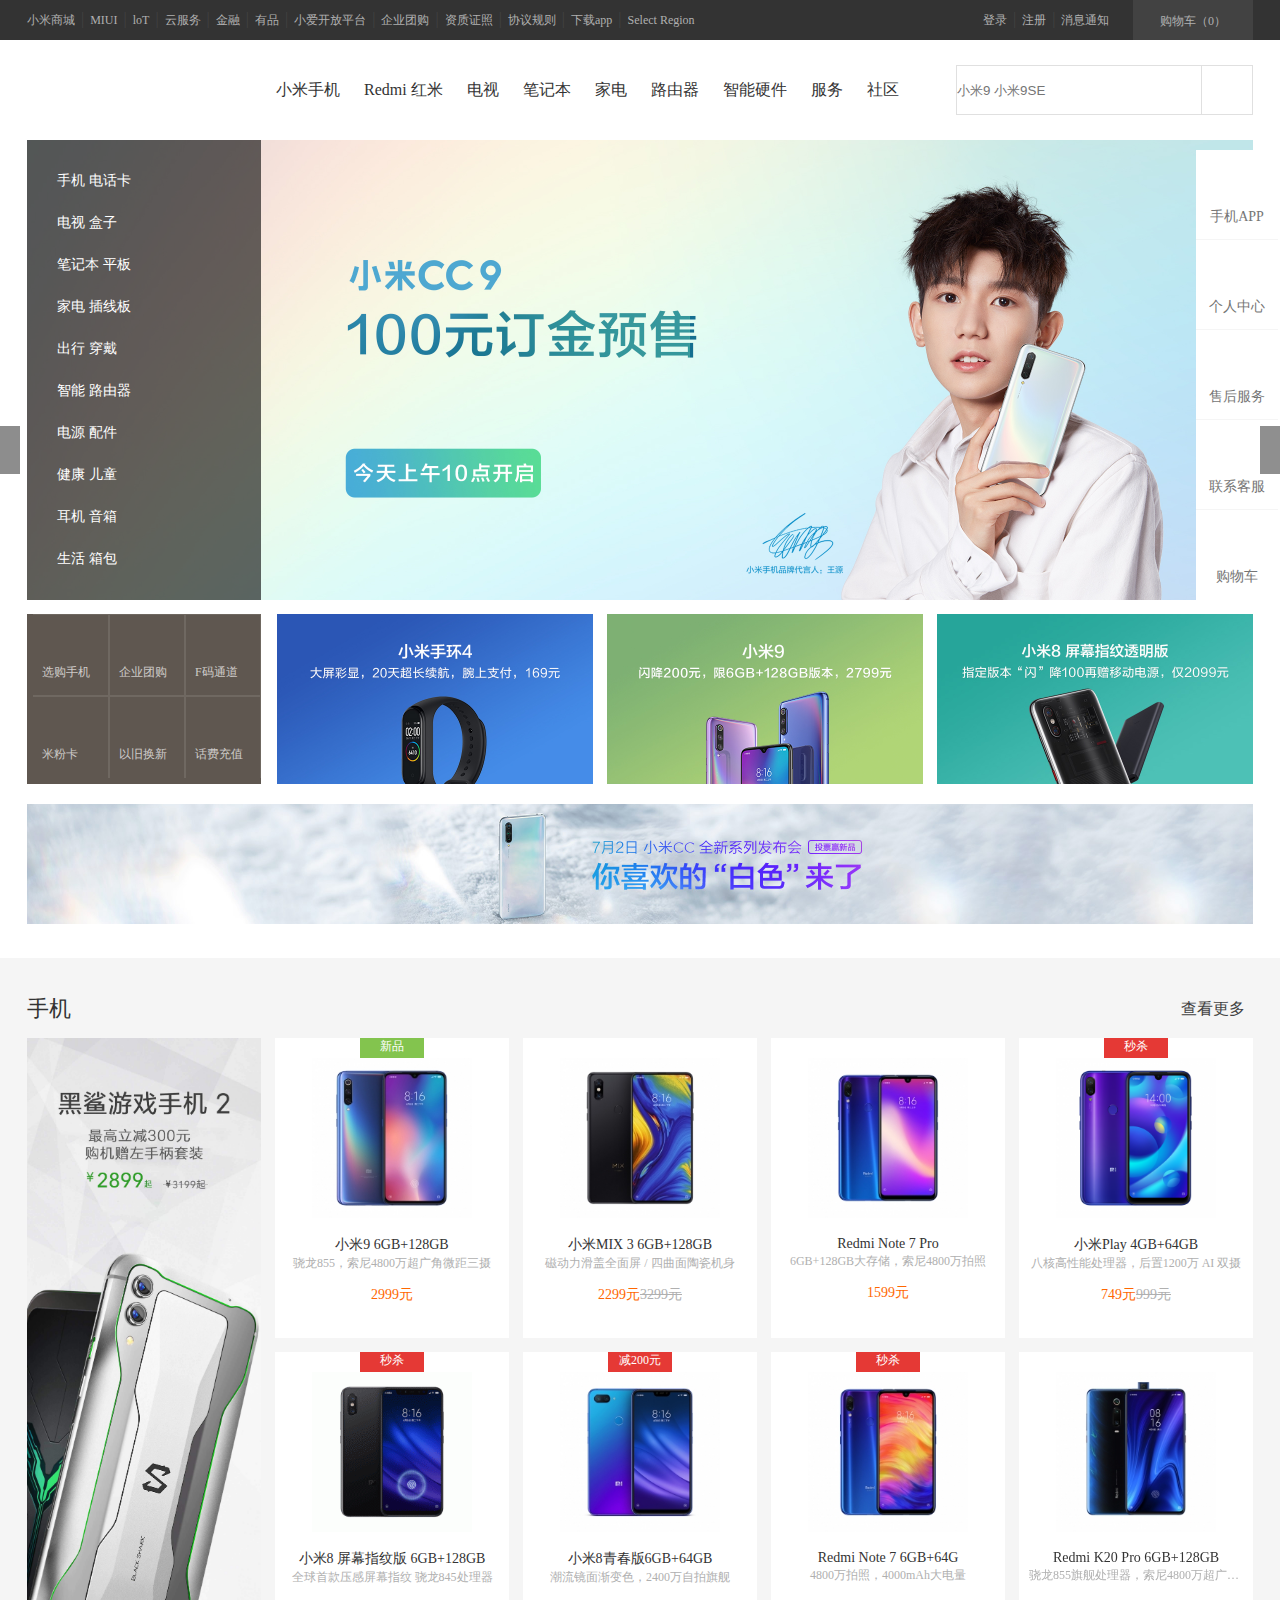
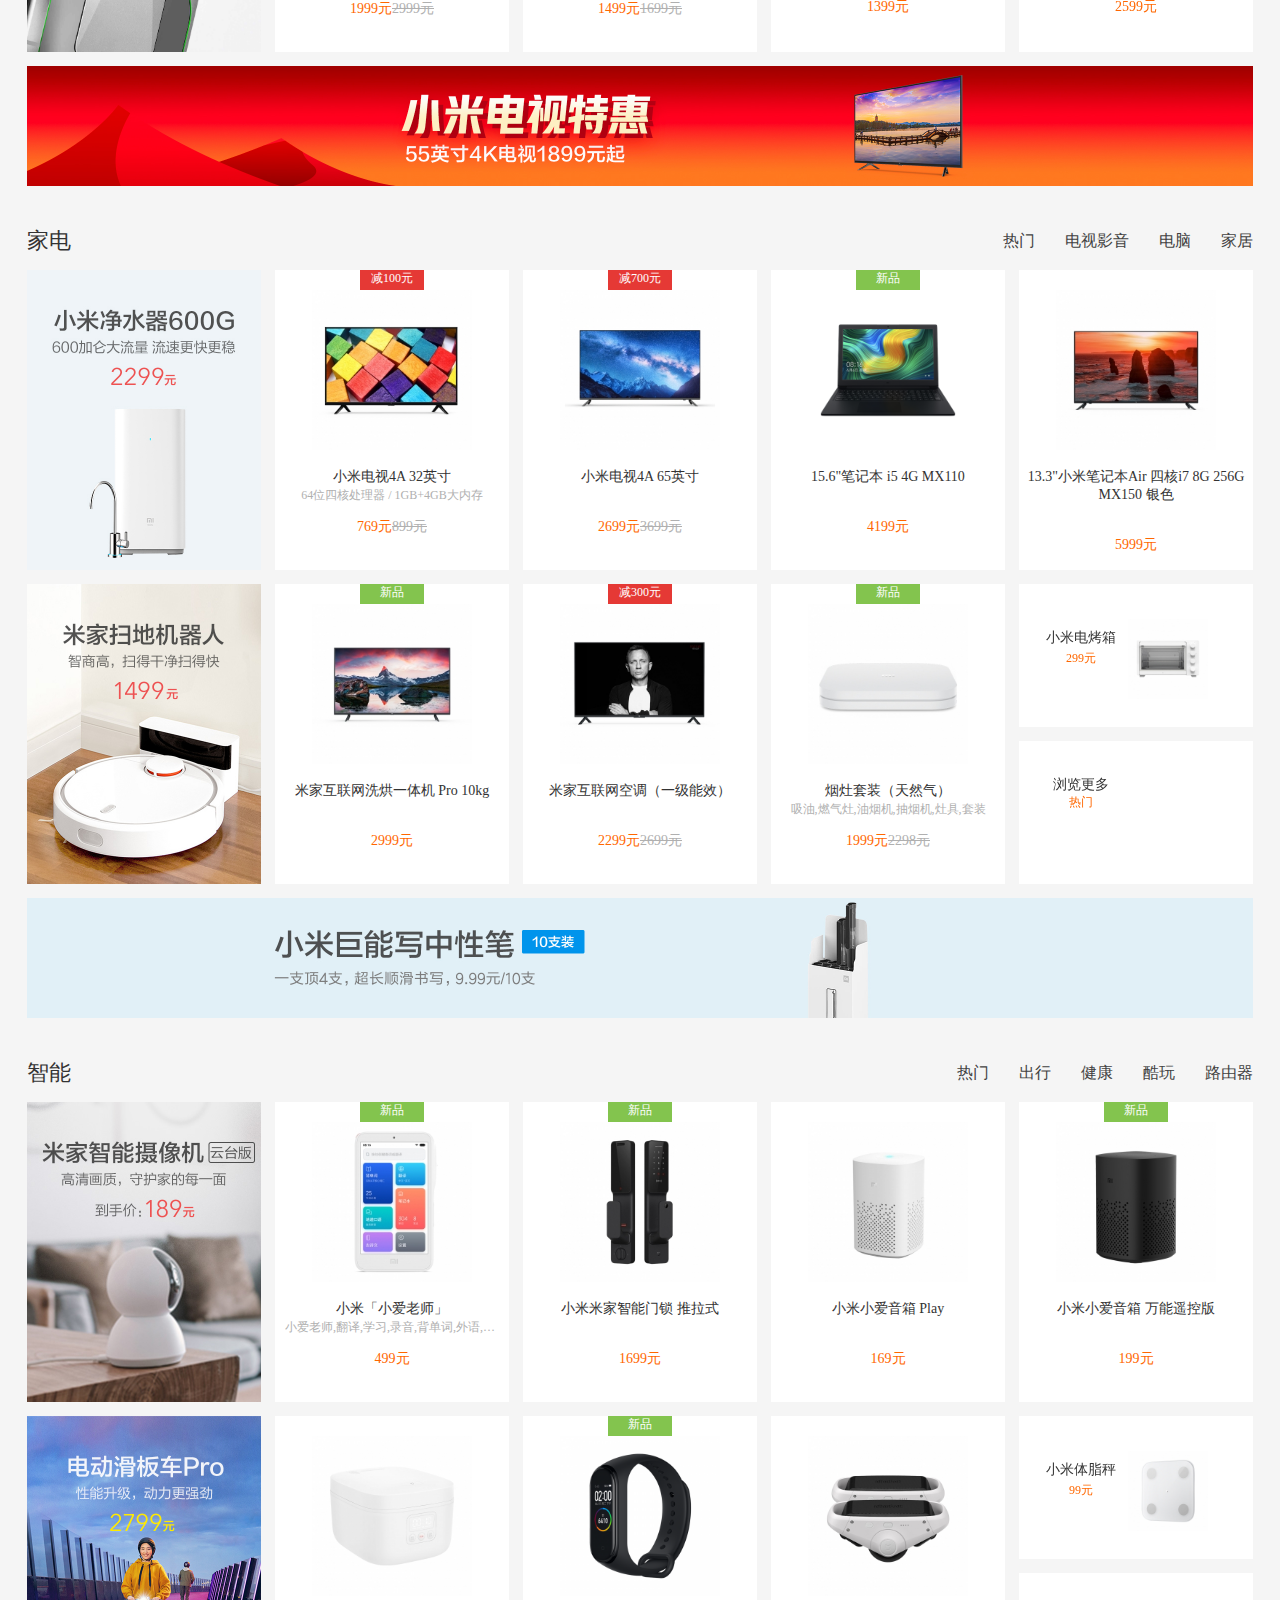
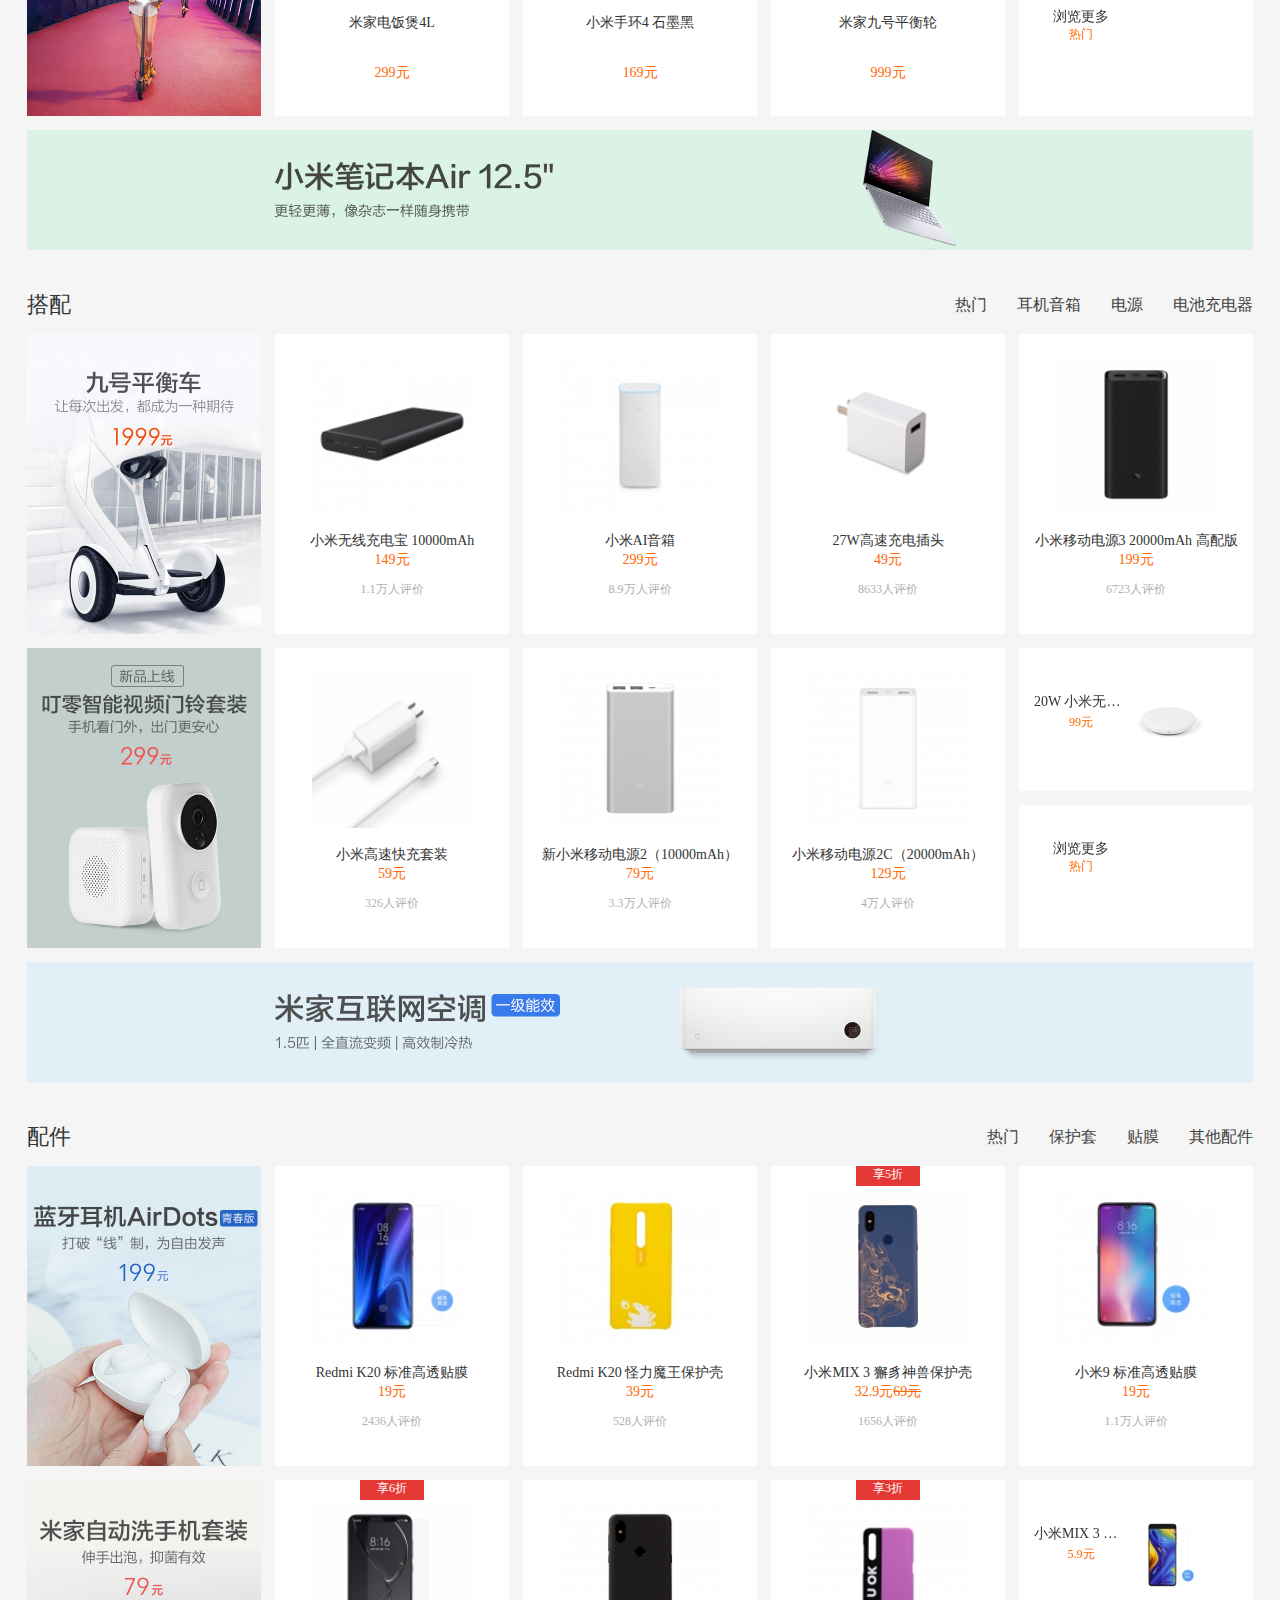
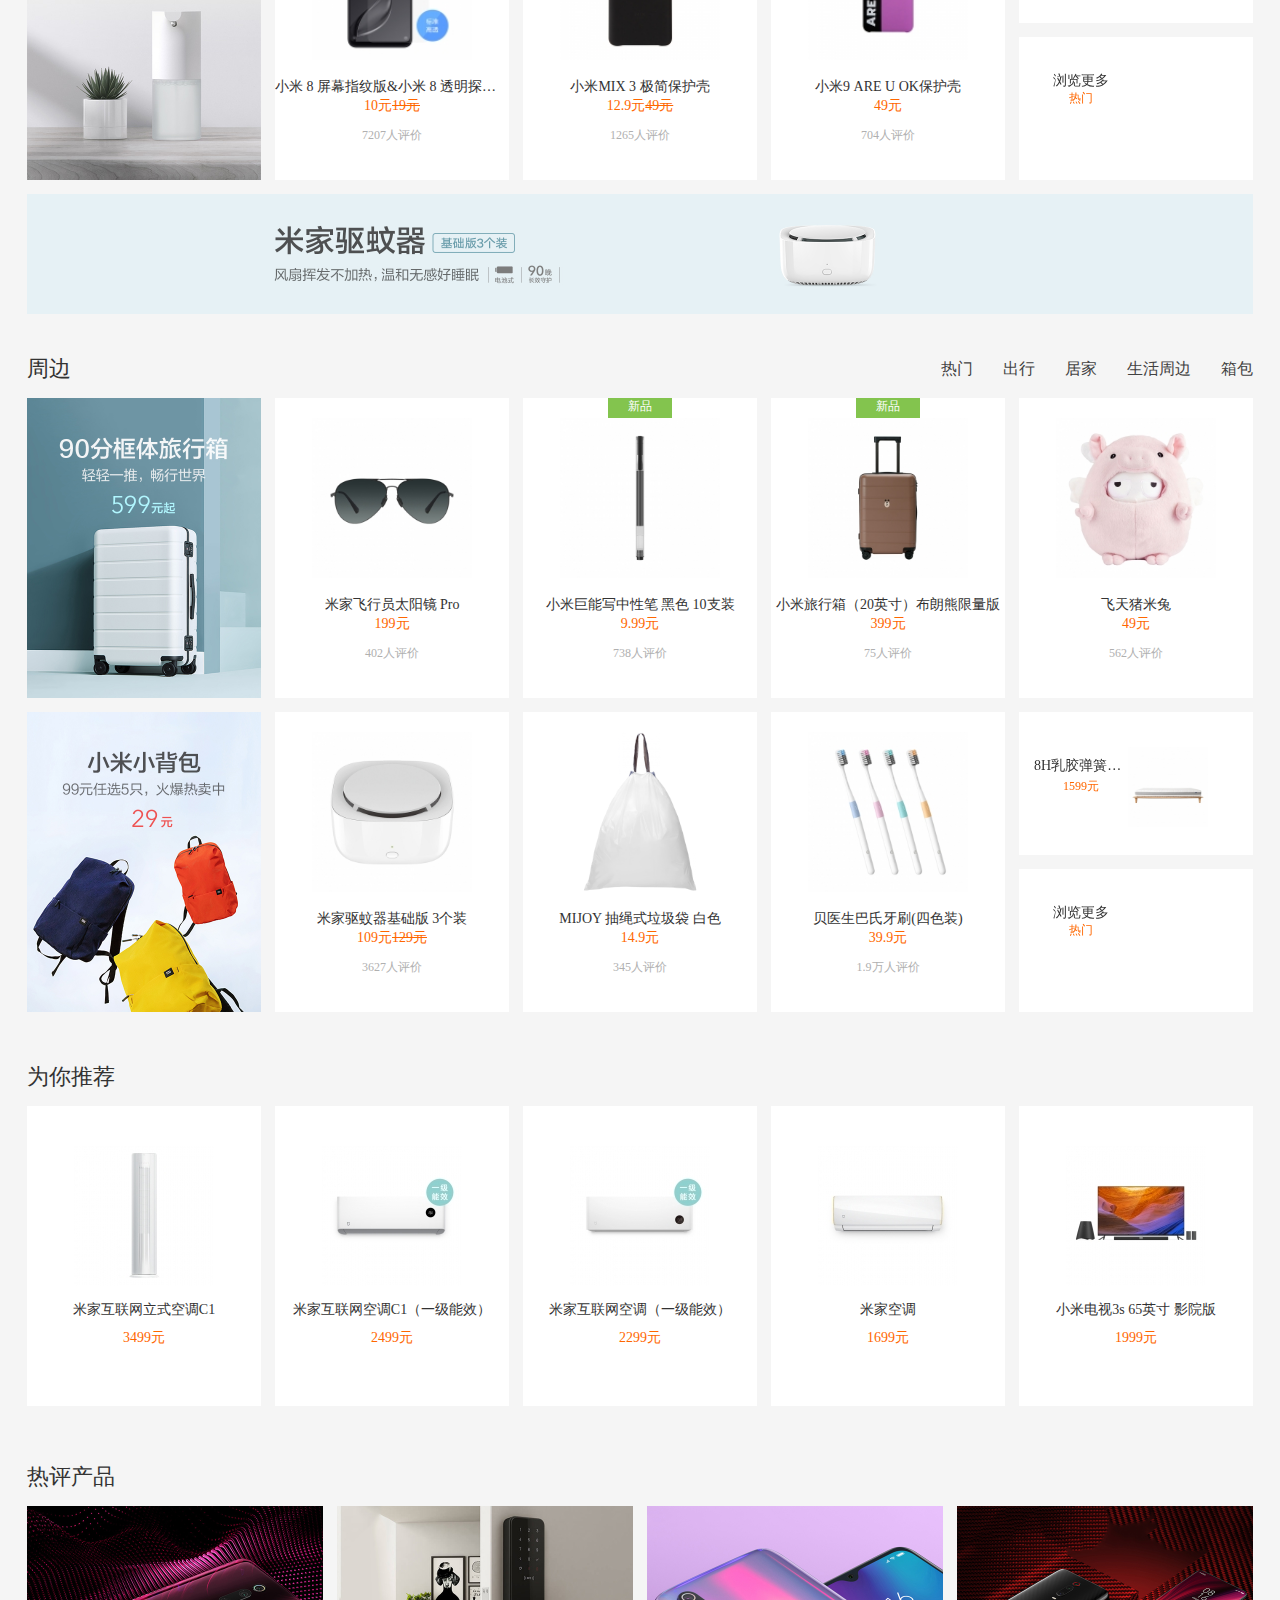
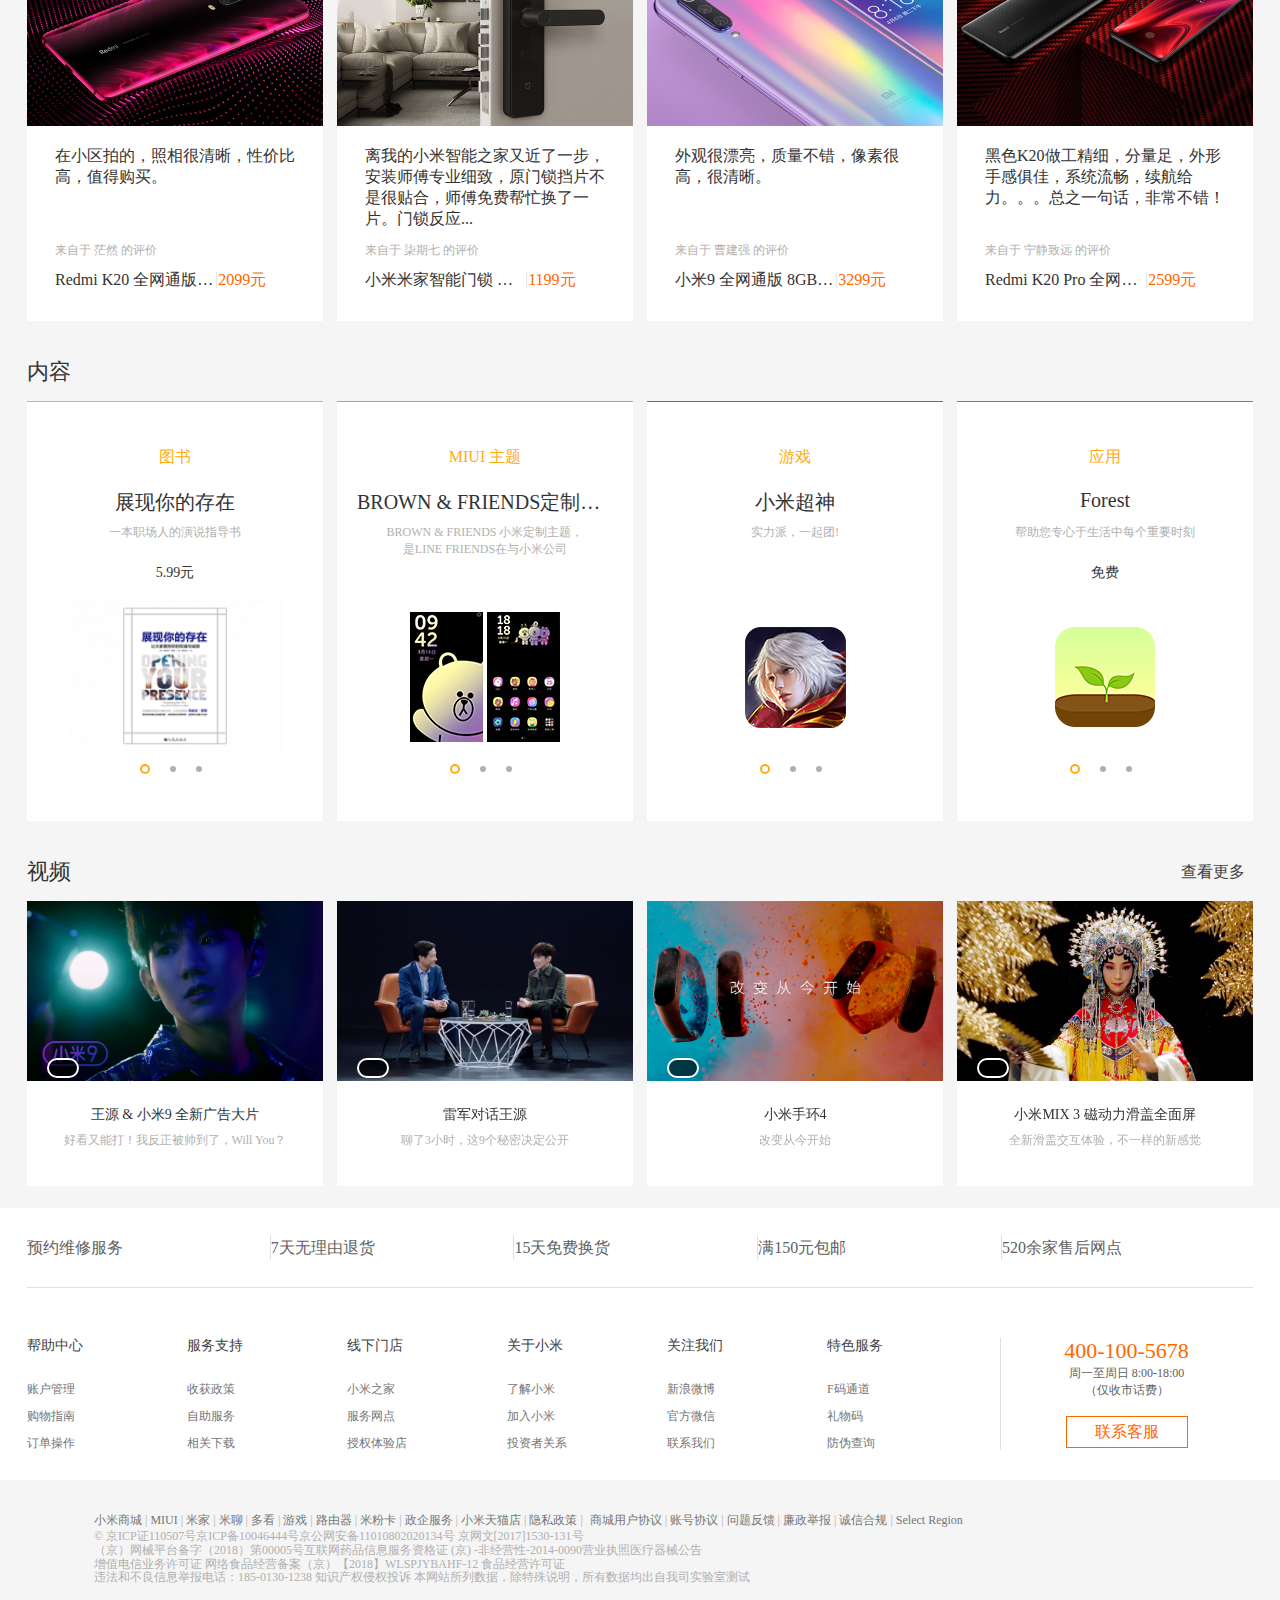
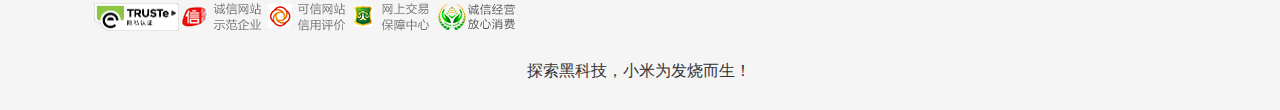
<file: 小米/index.html>
<!DOCTYPE html>
<html lang="en">

<head>
    <meta charset="UTF-8">
    <title>小米</title>
    <link rel="stylesheet" href="index.css">
    <link rel="stylesheet" href="https://at.alicdn.com/t/font_1262359_oemicnq757d.css">
    <link rel="shortcut icon" href="../img/title.ico">
</head>

<body>
    <!-- 头部开始 -->
    <div class="header">
        <div class="header-box">
            <div class="header-left">
                <a class="font-hove" href="">小米商城</a><span>|</span><a class="font-hove" href="">MIUI</a><span>|</span><a
                    class="font-hove" href="">loT</a><span>|</span><a class="font-hove" href="">云服务</a><span>|</span><a
                    class="font-hove" href="">金融</a><span>|</span><a class="font-hove" href="">有品</a><span>|</span><a
                    class="font-hove" href="">小爱开放平台</a><span>|</span><a class="font-hove"
                    href="">企业团购</a><span>|</span><a class="font-hove" href="">资质证照</a><span>|</span><a
                    class="font-hove" href="">协议规则</a><span>|</span><a class="font-hove"
                    href="">下载app</a><span>|</span><a class="font-hove" href="">Select Region</a>
            </div>
            <div class="header-right">
                <div class="header-right2">
                    <a class="font-hove" href=""> <i class="iconfont icon-gouwuchekong"></i> 购物车（0）</a>
                </div>
                <div class="header-right1">
                    <a class="font-hove" href="">登录</a><span>|</span><a class="font-hove"
                        href="">注册</a><span>|</span><i>消息通知</i>
                </div>
            </div>
        </div>
    </div>
    <!-- 头部结束 -->
    <!-- 轮播图开始 -->
    <div class="container">
        <div class="container-logo"><i class="iconfont icon-milogo"></i></div>
        <div class="container-des">
            <a href="" class="container-des1">小米手机</a>
            <a href="" class="container-des1">Redmi 红米</a>
            <a href="" class="container-des1">电视</a>
            <a href="" class="container-des1">笔记本</a>
            <a href="" class="container-des1">家电</a>
            <a href="" class="container-des1">路由器</a>
            <a href="" class="container-des1">智能硬件</a>
            <a href="" class="container-des1">服务</a>
            <a href="" class="container-des1">社区</a>
        </div>
        <div class="container-search">
            <input type="text" class="search-left" placeholder="小米9 小米9SE">
            <div class="search-right"><i class="iconfont icon-sousuo"></i></div>

        </div>
    </div>
    <div class="nav">
        <ul class="list">
            <li class="list1">手机 电话卡<i class="iconfont icon-arrow-right"></i></li>
            <li class="list1">电视 盒子<i class="iconfont icon-arrow-right"></i></li>
            <li class="list1">笔记本 平板<i class="iconfont icon-arrow-right"></i></li>
            <li class="list1">家电 插线板<i class="iconfont icon-arrow-right"></i></li>
            <li class="list1">出行 穿戴<i class="iconfont icon-arrow-right"></i></li>
            <li class="list1">智能 路由器<i class="iconfont icon-arrow-right"></i></li>
            <li class="list1">电源 配件<i class="iconfont icon-arrow-right"></i></li>
            <li class="list1">健康 儿童<i class="iconfont icon-arrow-right"></i></li>
            <li class="list1">耳机 音箱<i class="iconfont icon-arrow-right"></i></li>
            <li class="list1">生活 箱包<i class="iconfont icon-arrow-right"></i></li>
        </ul>
        <a href="" class="banner"><img src="../img/banner5.jpg" alt=""></a>
        <a href="" class="banner"><img src="../img/banner4.jpg" alt=""></a>
        <a href="" class="banner"><img src="../img/banner3.jpg" alt=""></a>
        <a href="" class="banner"><img src="../img/banner2.jpg" alt=""></a>
        <a href="" class="banner"><img src="../img/banner1.jpg" alt=""></a>
        <div class="jiantou zuo"><i class="iconfont icon-zuoyoujiantou1"></i></div>
        <div class="jiantou you"><i class="iconfont icon-zuoyoujiantou2"></i></div>
    </div>
    <div class="fix">
        <a href="" class="fix-small">
            <div class="fix-img"><i class="iconfont icon-shouji"></i></div>
            <div class="fix-des">手机APP</div>
        </a>
        <a href="" class="fix-small">
            <div class="fix-img"><i class="iconfont icon-gerenzhongxinwoderenwubiaozhuntouxianxing"></i></div>
            <div class="fix-des">个人中心</div>
        </a>
        <a href="" class="fix-small">
            <div class="fix-img"><i class="iconfont icon-weixiu"></i></div>
            <div class="fix-des">售后服务</div>
        </a>
        <a href="" class="fix-small">
            <div class="fix-img"><i class="iconfont icon-kefu1"></i></div>
            <div class="fix-des">联系客服</div>
        </a>
        <a href="" class="fix-small-bottom">
            <div class="fix-img"><i class="iconfont icon-gouwuchekong"></i></div>
            <div class="fix-des">购物车</div>
        </a>
    </div>
    <!-- 轮播图结束 -->
    <div class="container1">
        <ul class="container1-left">
            <li class="container1-left-list one">
                <a href=""><i class="iconfont icon-xuangoushouji"></i>
                    <div class="phone">选购手机</div>
                </a>
            </li>
            <li class="container1-left-list">
                <a href=""><i class="iconfont icon-man150yuanbaoyou24px"></i>
                    <div class="phone">企业团购</div>
                </a>
            </li>
            <li class="container1-left-list">
                <a href=""><i class="iconfont icon-Fma"></i>
                    <div class="phone">F码通道</div>
                </a>
            </li>
            <li class="container1-left-list four">
                <a href=""><i class="iconfont icon-mifenqia-copy"></i>
                    <div class="phone">米粉卡</div>
                </a>
            </li>
            <li class="container1-left-list five">
                <a href=""><i class="iconfont icon-yijiuhuanxin"></i>
                    <div class="phone">以旧换新</div>
                </a>
            </li>
            <li class="container1-left-list six">
                <a href=""><i class="iconfont icon-chongzhi"></i>
                    <div class="phone">话费充值</div>
                </a>
            </li>

        </ul>
        <div class="container1-right">
            <img src="../img/shang1.jpg" alt="">
        </div>
        <div class="container1-right">
            <img src="../img/shang2.jpg" alt="">
        </div>
        <div class="container1-right"><img src="../img/shang3.jpg" alt=""></div>
    </div>
    <div class="first">
        <img src="../img/tu1.jpg" alt="">
    </div>
    <div class="main">


        <!-- 手机开始 -->
        <div class="main-box1">
            <div class="main-box1-top">
                <div class="main-box1-title">手机</div>
                <div class="main-box1-more">查看更多<i class="iconfont icon-xiangyoujiantou"></i></div>
            </div>
            <div class="main-box1-bottom">
                <div class="main-box1-bottom1">
                    <img src="../img/mobile.jpg" alt="">
                </div>
                <ul class="main-box1-bottom2">
                    <li class="mobile">
                        <div class="product">新品</div>
                        <div class="mobile-img"><img src="../img/mobile1.jpg" alt=""></div>
                        <div class="mobile-title">小米9 6GB+128GB</div>
                        <div class="mobile-des">骁龙855，索尼4800万超广角微距三摄</div>
                        <div class="mobile-price">2999元</div>
                    </li>
                    <li class="mobile">
                        <div class="mobile-img"><img src="../img/mobile2.jpg" alt=""></div>
                        <div class="mobile-title">小米MIX 3 6GB+128GB</div>
                        <div class="mobile-des">磁动力滑盖全面屏 / 四曲面陶瓷机身</div>
                        <div class="mobile-price">2299元<s>3299元</s></div>
                    </li>
                    <li class="mobile">
                        <div class="mobile-img"><img src="../img/mobile3.jpg" alt=""></div>
                        <div class="mobile-title">Redmi Note 7 Pro</div>
                        <div class="mobile-des">6GB+128GB大存储，索尼4800万拍照</div>
                        <div class="mobile-price">1599元</div>
                    </li>
                    <li class="mobile">
                        <div class="spike">秒杀</div>
                        <div class="mobile-img"><img src="../img/mobile4.png" alt=""></div>
                        <div class="mobile-title">小米Play 4GB+64GB</div>
                        <div class="mobile-des">八核高性能处理器，后置1200万 AI 双摄</div>
                        <div class="mobile-price">749元<s>999元</s></div>
                    </li>
                    <li class="mobile">
                        <div class="spike">秒杀</div>
                        <div class="mobile-img"><img src="../img/mobile5.png" alt=""></div>
                        <div class="mobile-title">小米8 屏幕指纹版 6GB+128GB</div>
                        <div class="mobile-des">全球首款压感屏幕指纹 骁龙845处理器</div>
                        <div class="mobile-price">1999元<s>2999元</s></div>
                    </li>
                    <li class="mobile">
                        <div class="spike">减200元</div>
                        <div class="mobile-img"><img src="../img/mobile6.jpg" alt=""></div>
                        <div class="mobile-title">小米8青春版6GB+64GB</div>
                        <div class="mobile-des">潮流镜面渐变色，2400万自拍旗舰</div>
                        <div class="mobile-price">1499元<s>1699元</s></div>
                    </li>
                    <li class="mobile">
                        <div class="spike">秒杀</div>
                        <div class="mobile-img"><img src="../img/mobile7.jpg" alt=""></div>
                        <div class="mobile-title">Redmi Note 7 6GB+64G</div>
                        <div class="mobile-des">4800万拍照，4000mAh大电量</div>
                        <div class="mobile-price">1399元</div>
                    </li>
                    <li class="mobile">
                        <div class="mobile-img"><img src="../img/mobile8.jpg" alt=""></div>
                        <div class="mobile-title">Redmi K20 Pro 6GB+128GB</div>
                        <div class="mobile-des">骁龙855旗舰处理器，索尼4800万超广角三摄</div>
                        <div class="mobile-price">2599元</div>
                    </li>
                </ul>
            </div>
            <div class="tupian">
                <img src="../img/tu2.jpg" alt="" class="tupian-tu2">
            </div>

        </div>
        <!-- 手机结束 -->
        <!-- 家电开始 -->
        <div class="main-box1">
            <div class="main-box1-top">
                <div class="main-box1-title">家电</div>
                <div class="main-box1-more1">
                    <div class="main-box1-hot remen">热门</div>
                    <div class="main-box1-hot dianshi">电视影音</div>
                    <div class="main-box1-hot diannao">电脑</div>
                    <div class="main-box1-hot jiaju">家居</div>
                </div>
            </div>
            <div class="main-box2-bottom">
                <div class="main-box2-tu">
                    <div class="main-box2-bottom1">
                        <img src="../img/tvltop.jpg" alt="">
                    </div>
                    <div class="main-box2-bottom1">
                        <img src="../img/tvbottom.jpg" alt="">
                    </div>
                </div>
                <ul class="main-box2-bottom2">
                    <li class="mobile move">
                        <div class="spike">减100元</div>
                        <div class="mobile-img"><img src="../img/tv1.jpg" alt=""></div>
                        <div class="mobile-title">小米电视4A 32英寸</div>
                        <div class="mobile-des">64位四核处理器 / 1GB+4GB大内存</div>
                        <div class="mobile-price">769元<s>899元</s></div>
                        <div class="small-block">
                            <div class="view"> 很满意，非常喜欢，开心！</div>
                            <div class="author">来自于 童童 的评价 </div>
                        </div>
                    </li>
                    <li class="mobile move">
                        <div class="spike">减700元</div>
                        <div class="mobile-img"><img src="../img/tv2.jpg" alt=""></div>
                        <div class="mobile-title">小米电视4A 65英寸</div>
                        <div class="mobile-des"></div>
                        <div class="mobile-price">2699元<s>3699元</s></div>
                        <div class="small-block">
                            <div class="view">满意，品质好，高清。使用很方便。超大，性价比高，</div>
                            <div class="author"> 来自于 嘎嘎鹭 的评价 </div>
                        </div>
                    </li>
                    <li class="mobile move">
                        <div class="product">新品</div>
                        <div class="mobile-img"><img src="../img/tv3.png" alt=""></div>
                        <div class="mobile-title">15.6"笔记本 i5 4G MX110</div>
                        <div class="mobile-des"></div>
                        <div class="mobile-price">4199元</div>
                        <div class="small-block">
                            <div class="view">满意，品质好，高清。使用很方便。超大，性价比高，</div>
                            <div class="author"> 来自于 嘎嘎鹭 的评价 </div>
                        </div>
                    </li>
                    <li class="mobile move">
                        <div class="mobile-img"><img src="../img/tv4.jpg" alt=""></div>
                        <div class="mobile-title">13.3"小米笔记本Air 四核i7 8G 256G MX150 银色</div>
                        <div class="mobile-des"></div>
                        <div class="mobile-price">5999元</div>
                        <div class="small-block">
                            <div class="view">满意，品质好，高清。使用很方便。超大，性价比高，</div>
                            <div class="author"> 来自于 嘎嘎鹭 的评价 </div>
                        </div>
                    </li>
                    <li class="mobile">
                        <div class="product">新品</div>
                        <div class="mobile-img"><img src="../img/tv5.jpg" alt=""></div>
                        <div class="mobile-title">米家互联网洗烘一体机 Pro 10kg</div>
                        <div class="mobile-des"></div>
                        <div class="mobile-price">2999元</div>
                    </li>
                    <li class="mobile move">
                        <div class="spike">减300元</div>
                        <div class="mobile-img"><img src="../img/tv6.jpg" alt=""></div>
                        <div class="mobile-title">米家互联网空调（一级能效）</div>
                        <div class="mobile-des"></div>
                        <div class="mobile-price">2299元<s>2699元</s></div>
                        <div class="small-block">
                            <div class="view"> 满意，品质好，高清。使用很方便。超大，性价比高，</div>
                            <div class="author">来自于 嘎嘎鹭 的评价 </div>
                        </div>
                    </li>
                    <li class="mobile move">
                        <div class="product">新品</div>
                        <div class="mobile-img"><img src="../img/tv7.jpg" alt=""></div>
                        <div class="mobile-title">烟灶套装（天然气）</div>
                        <div class="mobile-des">吸油,燃气灶,油烟机,抽烟机,灶具,套装</div>
                        <div class="mobile-price">1999元<s>2298元</s></div>
                        <div class="small-block">
                            <div class="view">满意，品质好，高清。使用很方便。超大，性价比高，</div>
                            <div class="author"> 来自于 嘎嘎鹭 的评价 </div>
                        </div>
                    </li>
                    <li class="mobile mobile1">
                        <div class="jiadian-des">
                            <div class="jiadian-des1">小米电烤箱</div>
                            <div class="jiadian-des2">299元</div>
                        </div>
                        <div class="jiadian-img"><img src="../img/diankaoxiang.jpg" alt=""></div>

                    </li>
                    <li class="mobile mobile1">
                        <div class="jiadian-des">
                            <div class="jiadian-des1-more">浏览更多</div>
                            <div class="jiadian-des2">热门</div>
                        </div>
                        <div class="jiadian-img-tubiao"><i class="iconfont icon-icon-right"></i></div>
                    </li>
                </ul>
            </div>
            <div class="tupian">
                <img src="../img/tu3.jpg" alt="" class="tupian-tu2">
            </div>
        </div>
        <!-- 家电结束 -->
        <!-- 智能开始 -->
        <div class="main-box1">
            <div class="main-box1-top">
                <div class="main-box1-title">智能</div>
                <div class="main-box1-more2">
                    <div class="main-box1-hot remen">热门</div>
                    <div class="main-box1-hot chuxing">出行</div>
                    <div class="main-box1-hot jiankang">健康</div>
                    <div class="main-box1-hot kuwan">酷玩</div>
                    <div class="main-box1-hot luyouqi">路由器</div>
                </div>
            </div>
            <div class="main-box2-bottom">
                <div class="main-box2-tu">
                    <div class="main-box2-bottom1">
                        <img src="../img/zhinengtop.jpg" alt="">
                    </div>
                    <div class="main-box2-bottom1">
                        <img src="../img/zhinengbottom.jpg" alt="">
                    </div>
                </div>
                <ul class="main-box2-bottom2">
                    <li class="mobile move">
                        <div class="product">新品</div>
                        <div class="mobile-img"><img src="../img/zhineng1.jpg" alt=""></div>
                        <div class="mobile-title">小米「小爱老师」</div>
                        <div class="mobile-des">小爱老师,翻译,学习,录音,背单词,外语,外教,口语,电子词典</div>
                        <div class="mobile-price">499元</div>
                        <div class="small-block">
                            <div class="view">满意，品质好，高清。使用很方便。超大，性价比高，</div>
                            <div class="author"> 来自于 嘎嘎鹭 的评价 </div>
                        </div>
                    </li>
                    <li class="mobile">
                        <div class="product">新品</div>
                        <div class="mobile-img"><img src="../img/zhineng2.jpg" alt=""></div>
                        <div class="mobile-title">小米米家智能门锁 推拉式</div>
                        <div class="mobile-des"></div>
                        <div class="mobile-price">1699元</div>
                    </li>
                    <li class="mobile move">
                        <div class="mobile-img"><img src="../img/zhineng3.jpg" alt=""></div>
                        <div class="mobile-title">小米小爱音箱 Play</div>
                        <div class="mobile-des"></div>
                        <div class="mobile-price">169元</div>
                        <div class="small-block">
                            <div class="view">满意，品质好，高清。使用很方便。超大，性价比高，</div>
                            <div class="author"> 来自于 嘎嘎鹭 的评价 </div>
                        </div>
                    </li>
                    <li class="mobile move">
                        <div class="product">新品</div>
                        <div class="mobile-img"><img src="../img/zhineng4.jpg" alt=""></div>
                        <div class="mobile-title">小米小爱音箱 万能遥控版</div>
                        <div class="mobile-des"></div>
                        <div class="mobile-price">199元</div>
                        <div class="small-block">
                            <div class="view">满意，品质好，高清。使用很方便。超大，性价比高，</div>
                            <div class="author"> 来自于 嘎嘎鹭 的评价 </div>
                        </div>
                    </li>
                    <li class="mobile move">
                        <div class="mobile-img"><img src="../img/zhineng5.jpg" alt=""></div>
                        <div class="mobile-title">米家电饭煲4L</div>
                        <div class="mobile-des"></div>
                        <div class="mobile-price">299元</div>
                        <div class="small-block">
                            <div class="view">满意，品质好，高清。使用很方便。超大，性价比高，</div>
                            <div class="author"> 来自于 嘎嘎鹭 的评价 </div>
                        </div>
                    </li>
                    <li class="mobile move">
                        <div class="product">新品</div>
                        <div class="mobile-img"><img src="../img/zhineng6.png" alt=""></div>
                        <div class="mobile-title">小米手环4 石墨黑</div>
                        <div class="mobile-des"></div>
                        <div class="mobile-price">169元</div>
                        <div class="small-block">
                            <div class="view">满意，品质好，高清。使用很方便。超大，性价比高，</div>
                            <div class="author"> 来自于 嘎嘎鹭 的评价 </div>
                        </div>
                    </li>
                    <li class="mobile move">
                        <div class="mobile-img"><img src="../img/zhineng7.jpg" alt=""></div>
                        <div class="mobile-title">米家九号平衡轮</div>
                        <div class="mobile-des"></div>
                        <div class="mobile-price">999元</div>
                        <div class="small-block">
                            <div class="view">满意，品质好，高清。使用很方便。超大，性价比高，</div>
                            <div class="author"> 来自于 嘎嘎鹭 的评价 </div>
                        </div>
                    </li>
                    <li class="mobile mobile1">
                        <div class="jiadian-des">
                            <div class="jiadian-des1">小米体脂秤</div>
                            <div class="jiadian-des2">99元</div>
                        </div>
                        <div class="jiadian-img"><img src="../img/tizhicheng.jpg" alt=""></div>

                    </li>
                    <li class="mobile mobile1">
                        <div class="jiadian-des">
                            <div class="jiadian-des1-more">浏览更多</div>
                            <div class="jiadian-des2">热门</div>
                        </div>
                        <div class="jiadian-img-tubiao"><i class="iconfont icon-icon-right"></i></div>
                    </li>
                </ul>
            </div>
            <div class="tupian">
                <img src="../img/tu4.jpg" alt="" class="tupian-tu2">
            </div>
        </div>
        <!-- 智能结束 -->

        <!-- 搭配开始 -->
        <div class="main-box1">
            <div class="main-box1-top">
                <div class="main-box1-title">搭配</div>
                <div class="main-box1-more3">
                    <div class="main-box1-hot remen">热门</div>
                    <div class="main-box1-hot erji">耳机音箱</div>
                    <div class="main-box1-hot dianyuan">电源</div>
                    <div class="main-box1-hot dianchi">电池充电器</div>
                </div>
            </div>
            <div class="main-box2-bottom">
                <div class="main-box2-tu">
                    <div class="main-box2-bottom1">
                        <img src="../img/dapeitop.jpg" alt="">
                    </div>
                    <div class="main-box2-bottom1">
                        <img src="../img/dapeibottom.jpg" alt="">
                    </div>
                </div>
                <ul class="main-box2-bottom2">
                    <li class="mobile move">
                        <div class="mobile-img"><img src="../img/dapei1.jpg" alt=""></div>
                        <div class="mobile-title"> 小米无线充电宝 10000mAh </div>
                        <div class="mobile-des-price">149元</div>
                        <div class="mobile-price-des">1.1万人评价</div>
                        <div class="small-block">
                            <div class="view">满意，品质好，高清。使用很方便。超大，性价比高，</div>
                            <div class="author"> 来自于 嘎嘎鹭 的评价 </div>
                        </div>
                    </li>
                    <li class="mobile move">
                        <div class="mobile-img"><img src="../img/dapei2.jpg" alt=""></div>
                        <div class="mobile-title"> 小米AI音箱 </div>
                        <div class="mobile-des-price">299元</div>
                        <div class="mobile-price-des">8.9万人评价</div>
                        <div class="small-block">
                            <div class="view">满意，品质好，高清。使用很方便。超大，性价比高，</div>
                            <div class="author"> 来自于 嘎嘎鹭 的评价 </div>
                        </div>
                    </li>
                    <li class="mobile move">
                        <div class="mobile-img"><img src="../img/dapei3.png" alt=""></div>
                        <div class="mobile-title"> 27W高速充电插头 </div>
                        <div class="mobile-des-price">49元</div>
                        <div class="mobile-price-des">8633人评价</div>
                        <div class="small-block">
                            <div class="view">满意，品质好，高清。使用很方便。超大，性价比高，</div>
                            <div class="author"> 来自于 嘎嘎鹭 的评价 </div>
                        </div>
                    </li>
                    <li class="mobile move">
                        <div class="mobile-img"><img src="../img/dapei4.jpg" alt=""></div>
                        <div class="mobile-title"> 小米移动电源3 20000mAh 高配版 </div>
                        <div class="mobile-des-price">199元</div>
                        <div class="mobile-price-des">6723人评价</div>
                        <div class="small-block">
                            <div class="view">满意，品质好，高清。使用很方便。超大，性价比高，</div>
                            <div class="author"> 来自于 嘎嘎鹭 的评价 </div>
                        </div>
                    </li>
                    <li class="mobile move">
                        <div class="mobile-img"><img src="../img/dapei5.jpg" alt=""></div>
                        <div class="mobile-title">小米高速快充套装</div>
                        <div class="mobile-des-price">59元</div>
                        <div class="mobile-price-des">326人评价</div>
                        <div class="small-block">
                            <div class="view">满意，品质好，高清。使用很方便。超大，性价比高，</div>
                            <div class="author"> 来自于 嘎嘎鹭 的评价 </div>
                        </div>
                    </li>
                    <li class="mobile move">
                        <div class="mobile-img"><img src="../img/dapei6.jpg" alt=""></div>
                        <div class="mobile-title">新小米移动电源2（10000mAh）</div>
                        <div class="mobile-des-price">79元</div>
                        <div class="mobile-price-des">3.3万人评价</div>
                        <div class="small-block">
                            <div class="view">满意，品质好，高清。使用很方便。超大，性价比高，</div>
                            <div class="author"> 来自于 嘎嘎鹭 的评价 </div>
                        </div>
                    </li>
                    <li class="mobile move">
                        <div class="mobile-img"><img src="../img/dapei7.jpg" alt=""></div>
                        <div class="mobile-title">小米移动电源2C（20000mAh）</div>
                        <div class="mobile-des-price">129元</div>
                        <div class="mobile-price-des">4万人评价</div>
                        <div class="small-block">
                            <div class="view">满意，品质好，高清。使用很方便。超大，性价比高，</div>
                            <div class="author"> 来自于 嘎嘎鹭 的评价 </div>
                        </div>
                    </li>
                    <li class="mobile mobile1">
                        <div class="jiadian-des">
                            <div class="jiadian-des1">20W 小米无线充电器</div>
                            <div class="jiadian-des2">99元</div>
                        </div>
                        <div class="jiadian-img"><img src="../img/wuxianchongdianqi.jpg" alt=""></div>

                    </li>
                    <li class="mobile mobile1">
                        <div class="jiadian-des">
                            <div class="jiadian-des1-more">浏览更多</div>
                            <div class="jiadian-des2">热门</div>
                        </div>
                        <div class="jiadian-img-tubiao"><i class="iconfont icon-icon-right"></i></div>
                    </li>

                </ul>
            </div>
            <div class="tupian">
                <img src="../img/tu5.jpg" alt="" class="tupian-tu2">
            </div>
        </div>
        <!-- 搭配结束 -->

        <!-- 配件开始 -->
        <div class="main-box1">
            <div class="main-box1-top">
                <div class="main-box1-title">配件</div>
                <div class="main-box1-more4">
                    <div class="main-box1-hot remen">热门</div>
                    <div class="main-box1-hot baohutao">保护套</div>
                    <div class="main-box1-hot tiemo">贴膜</div>
                    <div class="main-box1-hot qitapeijian">其他配件</div>
                </div>
            </div>
            <div class="main-box2-bottom">
                <div class="main-box2-tu">
                    <div class="main-box2-bottom1">
                        <img src="../img/peijiantop.jpg" alt="">
                    </div>
                    <div class="main-box2-bottom1">
                        <img src="../img/peijianbottom.jpg" alt="">
                    </div>
                </div>
                <ul class="main-box2-bottom2">
                    <li class="mobile move">
                        <div class="mobile-img"><img src="../img/peijian1.jpg" alt=""></div>
                        <div class="mobile-title"> Redmi K20 标准高透贴膜</div>
                        <div class="mobile-des-price">19元</div>
                        <div class="mobile-price-des">2436人评价</div>
                        <div class="small-block">
                            <div class="view">满意，品质好，高清。使用很方便。超大，性价比高，</div>
                            <div class="author"> 来自于 嘎嘎鹭 的评价 </div>
                        </div>
                    </li>
                    <li class="mobile move">
                        <div class="mobile-img"><img src="../img/peijian2.jpg" alt=""></div>
                        <div class="mobile-title"> Redmi K20 怪力魔王保护壳 </div>
                        <div class="mobile-des-price">39元</div>
                        <div class="mobile-price-des">528人评价</div>
                        <div class="small-block">
                            <div class="view">满意，品质好，高清。使用很方便。超大，性价比高，</div>
                            <div class="author"> 来自于 嘎嘎鹭 的评价 </div>
                        </div>
                    </li>
                    <li class="mobile move">
                        <div class="spike">享5折</div>
                        <div class="mobile-img"><img src="../img/peijian3.jpg" alt=""></div>
                        <div class="mobile-title"> 小米MIX 3 獬豸神兽保护壳 </div>
                        <div class="mobile-des-price">32.9元<s>69元</s></div>
                        <div class="mobile-price-des">1656人评价</div>
                        <div class="small-block">
                            <div class="view">满意，品质好，高清。使用很方便。超大，性价比高，</div>
                            <div class="author"> 来自于 嘎嘎鹭 的评价 </div>
                        </div>
                    </li>
                    <li class="mobile move">
                        <div class="mobile-img"><img src="../img/peijian4.jpg" alt=""></div>
                        <div class="mobile-title"> 小米9 标准高透贴膜 </div>
                        <div class="mobile-des-price">19元</div>
                        <div class="mobile-price-des">1.1万人评价</div>
                        <div class="small-block">
                            <div class="view">满意，品质好，高清。使用很方便。超大，性价比高，</div>
                            <div class="author"> 来自于 嘎嘎鹭 的评价 </div>
                        </div>
                    </li>
                    <li class="mobile move">
                        <div class="spike">享6折</div>
                        <div class="mobile-img"><img src="../img/peijian5.jpg" alt=""></div>
                        <div class="mobile-title-title1"> 小米 8 屏幕指纹版&小米 8 透明探索版 标准高透贴膜 </div>
                        <div class="mobile-des-price">10元<s>19元</s></div>
                        <div class="mobile-price-des">7207人评价</div>
                        <div class="small-block">
                            <div class="view">满意，品质好，高清。使用很方便。超大，性价比高，</div>
                            <div class="author"> 来自于 嘎嘎鹭 的评价 </div>
                        </div>
                    </li>
                    <li class="mobile move">
                        <div class="mobile-img"><img src="../img/peijian6.jpg" alt=""></div>
                        <div class="mobile-title"> 小米MIX 3 极简保护壳 </div>
                        <div class="mobile-des-price">12.9元<s>49元</s></div>
                        <div class="mobile-price-des">1265人评价</div>
                        <div class="small-block">
                            <div class="view">满意，品质好，高清。使用很方便。超大，性价比高，</div>
                            <div class="author"> 来自于 嘎嘎鹭 的评价 </div>
                        </div>
                    </li>
                    <li class="mobile move">
                        <div class="spike">享3折</div>
                        <div class="mobile-img"><img src="../img/peijian7.jpg" alt=""></div>
                        <div class="mobile-title"> 小米9 ARE U OK保护壳 </div>
                        <div class="mobile-des-price">49元</div>
                        <div class="mobile-price-des">704人评价</div>
                        <div class="small-block">
                            <div class="view">满意，品质好，高清。使用很方便。超大，性价比高，</div>
                            <div class="author"> 来自于 嘎嘎鹭 的评价 </div>
                        </div>
                    </li>
                    <li class="mobile mobile1">
                        <div class="jiadian-des">
                            <div class="jiadian-des1">小米MIX 3 标准高透膜</div>
                            <div class="jiadian-des2">5.9元</div>
                        </div>
                        <div class="jiadian-img"><img src="../img/xiaomiMIX.jpg" alt=""></div>

                    </li>
                    <li class="mobile mobile1">
                        <div class="jiadian-des">
                            <div class="jiadian-des1-more">浏览更多</div>
                            <div class="jiadian-des2">热门</div>
                        </div>
                        <div class="jiadian-img-tubiao"><i class="iconfont icon-icon-right"></i></div>
                    </li>
                </ul>
            </div>
            <div class="tupian">
                <img src="../img/tu6.jpg" alt="" class="tupian-tu2">
            </div>
        </div>
        <!-- 配件结束 -->

        <!-- 周边开始 -->
        <div class="main-box1">
            <div class="main-box1-top">
                <div class="main-box1-title">周边</div>
                <div class="main-box1-more5">
                    <div class="main-box1-hot remen">热门</div>
                    <div class="main-box1-hot chuxing">出行</div>
                    <div class="main-box1-hot jujia">居家</div>
                    <div class="main-box1-hot shenghuo">生活周边</div>
                    <div class="main-box1-hot xiangbao">箱包</div>
                </div>
            </div>
            <div class="main-box2-bottom">
                <div class="main-box2-tu">
                    <div class="main-box2-bottom1">
                        <img src="../img/zhoubiantop.jpg" alt="">
                    </div>
                    <div class="main-box2-bottom1">
                        <img src="../img/zhoubianbottom.jpg" alt="">
                    </div>
                </div>
                <ul class="main-box2-bottom2">
                    <li class="mobile move">
                        <div class="mobile-img"><img src="../img/zhoubian1.jpg" alt=""></div>
                        <div class="mobile-title">米家飞行员太阳镜 Pro</div>
                        <div class="mobile-des-price">199元</div>
                        <div class="mobile-price-des">402人评价</div>
                        <div class="small-block">
                            <div class="view">满意，品质好，高清。使用很方便。超大，性价比高，</div>
                            <div class="author"> 来自于 嘎嘎鹭 的评价 </div>
                        </div>
                    </li>
                    <li class="mobile move">
                        <div class="product">新品</div>
                        <div class="mobile-img"><img src="../img/zhoubian2.jpg" alt=""></div>
                        <div class="mobile-title">小米巨能写中性笔 黑色 10支装</div>
                        <div class="mobile-des-price">9.99元</div>
                        <div class="mobile-price-des">738人评价</div>
                        <div class="small-block">
                            <div class="view">满意，品质好，高清。使用很方便。超大，性价比高，</div>
                            <div class="author"> 来自于 嘎嘎鹭 的评价 </div>
                        </div>
                    </li>
                    <li class="mobile move">
                        <div class="product">新品</div>
                        <div class="mobile-img"><img src="../img/zhoubian3.jpg" alt=""></div>
                        <div class="mobile-title">小米旅行箱（20英寸）布朗熊限量版</div>
                        <div class="mobile-des-price">399元</div>
                        <div class="mobile-price-des">75人评价</div>
                        <div class="small-block">
                            <div class="view">满意，品质好，高清。使用很方便。超大，性价比高，</div>
                            <div class="author"> 来自于 嘎嘎鹭 的评价 </div>
                        </div>
                    </li>
                    <li class="mobile move">
                        <div class="mobile-img"><img src="../img/zhoubian4.jpg" alt=""></div>
                        <div class="mobile-title">飞天猪米兔</div>
                        <div class="mobile-des-price">49元</div>
                        <div class="mobile-price-des">562人评价</div>
                        <div class="small-block">
                            <div class="view">满意，品质好，高清。使用很方便。超大，性价比高，</div>
                            <div class="author"> 来自于 嘎嘎鹭 的评价 </div>
                        </div>
                    </li>
                    <li class="mobile move">
                        <div class="mobile-img"><img src="../img/zhoubian5.jpg" alt=""></div>
                        <div class="mobile-title-title1">米家驱蚊器基础版 3个装</div>
                        <div class="mobile-des-price">109元<s>129元</s></div>
                        <div class="mobile-price-des">3627人评价</div>
                        <div class="small-block">
                            <div class="view">满意，品质好，高清。使用很方便。超大，性价比高，</div>
                            <div class="author"> 来自于 嘎嘎鹭 的评价 </div>
                        </div>
                    </li>
                    <li class="mobile move">
                        <div class="mobile-img"><img src="../img/zhoubian6.png" alt=""></div>
                        <div class="mobile-title">MIJOY 抽绳式垃圾袋 白色</div>
                        <div class="mobile-des-price">14.9元</div>
                        <div class="mobile-price-des">345人评价</div>
                        <div class="small-block">
                            <div class="view">满意，品质好，高清。使用很方便。超大，性价比高，</div>
                            <div class="author"> 来自于 嘎嘎鹭 的评价 </div>
                        </div>
                    </li>
                    <li class="mobile move">
                        <div class="mobile-img"><img src="../img/zhoubian7.jpg" alt=""></div>
                        <div class="mobile-title">贝医生巴氏牙刷(四色装)</div>
                        <div class="mobile-des-price">39.9元</div>
                        <div class="mobile-price-des">1.9万人评价</div>
                        <div class="small-block">
                            <div class="view">满意，品质好，高清。使用很方便。超大，性价比高，</div>
                            <div class="author"> 来自于 嘎嘎鹭 的评价 </div>
                        </div>
                    </li>
                    <li class="mobile mobile1">
                        <div class="jiadian-des">
                            <div class="jiadian-des1">8H乳胶弹簧静音床垫</div>
                            <div class="jiadian-des2">1599元</div>
                        </div>
                        <div class="jiadian-img"><img src="../img/8H.jpg" alt=""></div>

                    </li>
                    <li class="mobile mobile1">
                        <div class="jiadian-des">
                            <div class="jiadian-des1-more">浏览更多</div>
                            <div class="jiadian-des2">热门</div>
                        </div>
                        <div class="jiadian-img-tubiao"><i class="iconfont icon-icon-right"></i></div>
                    </li>
                </ul>
            </div>

        </div>
        <!-- 周边结束 -->
        <!-- 为你推荐开始 -->
        <div class="main-box3">
            <div class="main-box3-top">
                <div class="main-box3-title">为你推荐</div>
                <div class="main-box3-more"></div>
            </div>
            <div class="main-box3-bottom">
                <ul>
                    <li class="advice">
                        <div class="advice-img"><img src="../img/tuijian1.jpg" alt=""></div>
                        <div class="advice-des"> 米家互联网立式空调C1 </div>
                        <div class="advice-price">3499元</div>
                    </li>
                    <li class="advice">
                        <div class="advice-img"><img src="../img/tuijian2.jpg" alt=""></div>
                        <div class="advice-des"> 米家互联网空调C1（一级能效） </div>
                        <div class="advice-price">2499元</div>
                    </li>
                    <li class="advice">
                        <div class="advice-img"><img src="../img/tuijian3.jpg" alt=""></div>
                        <div class="advice-des"> 米家互联网空调（一级能效） </div>
                        <div class="advice-price">2299元</div>
                    </li>
                    <li class="advice">
                        <div class="advice-img"><img src="../img/tuijian4.jpg" alt=""></div>
                        <div class="advice-des"> 米家空调 </div>
                        <div class="advice-price">1699元</div>
                    </li>
                    <li class="advice1">
                        <div class="advice-img"><img src="../img/tuijian5.jpg" alt=""></div>
                        <div class="advice-des"> 小米电视3s 65英寸 影院版 </div>
                        <div class="advice-price">1999元</div>
                    </li>
                </ul>
            </div>





        </div>
        <!-- 为你推荐结束 -->
        <!-- 热评产品开始 -->
        <div class="main-box4">
            <div class="main-box4-top">
                <div class="main-box4-title">热评产品</div>
                <div class="main-box4-more"></div>
            </div>
            <div class="main-box4-bottom">
                <ul class="main-box4-bottom">
                    <li class="hot-review1">
                        <div class="hot-img"><img src="../img/hotreview1.jpg" alt=""></div>
                        <div class="hot-des">在小区拍的，照相很清晰，性价比高，值得购买。</div>
                        <div class="hot-des2"> 来自于 茫然 的评价 </div>
                        <div class="hot-des3">Redmi K20 全网通版 6GB+128GB 火焰红</div>
                        <div class="hot-des4"><span class="hot">|</span></div>
                        <div class="hot-des5">2099元</div>
                    </li>
                    <li class="hot-review">
                        <div class="hot-img"><img src="../img/hotreview2.jpg" alt=""></div>
                        <div class="hot-des">离我的小米智能之家又近了一步，安装师傅专业细致，原门锁挡片不是很贴合，师傅免费帮忙换了一片。门锁反应...</div>
                        <div class="hot-des2"> 来自于 柒期七 的评价 </div>
                        <div class="hot-des3">小米米家智能门锁 碳素黑</div>
                        <div class="hot-des4"><span class="hot">|</span></div>
                        <div class="hot-des5">1199元</div>
                    </li>
                    <li class="hot-review">
                        <div class="hot-img"><img src="../img/hotreview3.jpg" alt=""></div>
                        <div class="hot-des">外观很漂亮，质量不错，像素很高，很清晰。</div>
                        <div class="hot-des2"> 来自于 曹建强 的评价 </div>
                        <div class="hot-des3">小米9 全网通版 8GB内存 全息幻彩紫</div>
                        <div class="hot-des4"><span class="hot">|</span></div>
                        <div class="hot-des5">3299元</div>
                    </li>
                    <li class="hot-review">
                        <div class="hot-img"><img src="../img/hotreview4.jpg" alt=""></div>
                        <div class="hot-des">黑色K20做工精细，分量足，外形手感俱佳，系统流畅，续航给力。。。总之一句话，非常不错！</div>
                        <div class="hot-des2"> 来自于 宁静致远 的评价 </div>
                        <div class="hot-des3">Redmi K20 Pro 全网通版 6GB+128GB 碳纤黑</div>
                        <div class="hot-des4"><span class="hot">|</span></div>
                        <div class="hot-des5">2599元</div>
                    </li>
                </ul>
            </div>





        </div>
        <!-- 热评产品结束 -->
        <!-- 内容开始 -->
        <div class="main-box5">
            <div class="main-box5-top">
                <div class="main-box5-title">内容</div>
            </div>
            <!-- <div class="main-box5-bottom"> -->
            <ul class="main-box5-bottom">
                <li class="content1">
                    <div class="content-des1">图书</div>
                    <div class="content-des2">展现你的存在</div>
                    <div class="content-des3">一本职场人的演说指导书</div>
                    <div class="content-des4">5.99元</div>
                    <div class="content-img"><img src="../img/content1.png" alt=""></div>
                    <div class="content-des5">
                        <div class="circular1"></div>
                        <div class="circular2"></div>
                        <div class="circular2"></div>
                    </div>
                    <div class="jiantou2 zuo2"><i class="iconfont icon-zuoyoujiantou1"></i></div>
                    <div class="jiantou2 you2"><i class="iconfont icon-zuoyoujiantou2"></i></div>

                </li>
                <li class="content content2">
                    <div class="content-des1">MIUI 主题</div>
                    <div class="content-des2">BROWN & FRIENDS定制主题</div>
                    <div class="content-des3">BROWN & FRIENDS 小米定制主题，是LINE FRIENDS在与小米公司</div>
                    <div class="content-des4"></div>
                    <div class="content-img"><img src="../img/content2.png" alt=""></div>
                    <div class="content-des5">
                        <div class="circular1"></div>
                        <div class="circular2"></div>
                        <div class="circular2"></div>
                    </div>
                    <div class="jiantou2 zuo2"><i class="iconfont icon-zuoyoujiantou1"></i></div>
                    <div class="jiantou2 you2"><i class="iconfont icon-zuoyoujiantou2"></i></div>
                </li>
                <li class="content content3">
                    <div class="content-des1">游戏</div>
                    <div class="content-des2">小米超神</div>
                    <div class="content-des3">实力派，一起团!</div>
                    <div class="content-des4"></div>
                    <div class="content-img"><img src="../img/content3.png" alt=""></div>
                    <div class="content-des5">
                        <div class="circular1"></div>
                        <div class="circular2"></div>
                        <div class="circular2"></div>
                    </div>
                    <div class="jiantou2 zuo2"><i class="iconfont icon-zuoyoujiantou1"></i></div>
                    <div class="jiantou2 you2"><i class="iconfont icon-zuoyoujiantou2"></i></div>
                </li>
                <li class="content content4">
                    <div class="content-des1">应用</div>
                    <div class="content-des2">Forest</div>
                    <div class="content-des3">帮助您专心于生活中每个重要时刻</div>
                    <div class="content-des4">免费</div>
                    <div class="content-img"><img src="../img/content4.png" alt=""></div>
                    <div class="content-des5">
                        <div class="circular1"></div>
                        <div class="circular2"></div>
                        <div class="circular2"></div>
                    </div>
                    <div class="jiantou2 zuo2"><i class="iconfont icon-zuoyoujiantou1"></i></div>
                    <div class="jiantou2 you2"><i class="iconfont icon-zuoyoujiantou2"></i></div>
                </li>
            </ul>
            <!-- </div> -->





        </div>
        <!-- 内容结束 -->

        <!-- 视频开始 -->
        <div class="main-box6">
            <div class="main-box6-top">
                <div class="main-box1-title">视频</div>
                <div class="main-box1-more">查看更多<i class="iconfont icon-xiangyoujiantou"></i></div>
            </div>
            <ul class="main-box6-bottom">
                <li class="video1">
                    <div class="video-des1"><img src="../img/video1.jpg" alt=""></div>
                    <div class="video-des2">王源 & 小米9 全新广告大片</div>
                    <div class="video-des3">好看又能打！我反正被帅到了，Will You？</div>
                    <div class="play">
                        <i class="iconfont icon-bofang"></i>
                    </div>
                </li>
                <li class="video2">
                    <div class="video-des1"><img src="../img/video2.jpg" alt=""></div>

                    <div class="video-des2">雷军对话王源</div>
                    <div class="video-des3">聊了3小时，这9个秘密决定公开</div>
                    <div class="play">
                        <i class="iconfont icon-bofang"></i>
                    </div>

                </li>
                <li class="video2">
                    <div class="video-des1"><img src="../img/video3.jpg" alt=""></div>
                    <div class="video-des2">小米手环4</div>
                    <div class="video-des3">改变从今开始</div>
                    <div class="play">
                        <i class="iconfont icon-bofang"></i>
                    </div>
                </li>
                <li class="video2">
                    <div class="video-des1"><img src="../img/video4.jpg" alt=""></div>
                    <div class="video-des2">小米MIX 3 磁动力滑盖全面屏</div>
                    <div class="video-des3">全新滑盖交互体验，不一样的新感觉</div>
                    <div class="play">
                        <i class="iconfont icon-bofang"></i>
                    </div>
                </li>
            </ul>
        </div>
        <!-- 视频结束 -->
        <!-- 底部开始 -->
        <div class="footer-big">
            <div class="footer">
                <ul class="footer-top">
                    <li class="service1">
                        <div class="iconfont icon-weixiu"></div>
                        <p class="word">预约维修服务</p>
                    </li>
                    <li class="service service2">
                        <div class="iconfont icon-footer-7"></div>
                        <p class="word2">7天无理由退货</p>
                    </li>
                    <li class="service service3">
                        <div class="iconfont icon-15tianmianfeihuanhuo24px"></div>
                        <p class="word3">15天免费换货</p>
                    </li>
                    <li class="service service4">
                        <div class="iconfont icon-man150yuanbaoyou24px"></div>
                        <p class="word4">满150元包邮</p>
                    </li>
                    <li class="service service5">
                        <div class="iconfont icon-location"></div>
                        <p class="word5">520余家售后网点</p>
                    </li>
                </ul>
                <ul class="footer-bottom">
                    <li class="help">
                        <div class="help-des1">帮助中心</div>
                        <div class="help-des2">账户管理</div>
                        <div class="help-des2">购物指南</div>
                        <div class="help-des2">订单操作</div>
                    </li>
                    <li class="help">
                        <div class="help-des1">服务支持</div>
                        <div class="help-des2">收获政策</div>
                        <div class="help-des2">自助服务</div>
                        <div class="help-des2">相关下载</div>
                    </li>
                    <li class="help">
                        <div class="help-des1">线下门店</div>
                        <div class="help-des2">小米之家</div>
                        <div class="help-des2">服务网点</div>
                        <div class="help-des2">授权体验店</div>
                    </li>
                    <li class="help">
                        <div class="help-des1">关于小米</div>
                        <div class="help-des2">了解小米</div>
                        <div class="help-des2">加入小米</div>
                        <div class="help-des2">投资者关系</div>
                    </li>
                    <li class="help">
                        <div class="help-des1">关注我们</div>
                        <div class="help-des2">新浪微博</div>
                        <div class="help-des2">官方微信</div>
                        <div class="help-des2">联系我们</div>
                    </li>
                    <li class="help">
                        <div class="help-des1">特色服务</div>
                        <div class="help-des2">F码通道</div>
                        <div class="help-des2">礼物码</div>
                        <div class="help-des2">防伪查询</div>
                    </li>
                    <div class="help-right">
                        <div class="contact1">400-100-5678</div>
                        <div class="contact2">
                            周一至周日 8:00-18:00</div>
                        <div class="contact3">（仅收市话费）</div>
                        <div class="contact4"><i class="iconfont icon-xinxi1"></i>联系客服</div>
                    </div>
                </ul>
            </div>
        </div>
        <!-- 底部结束 -->
        <!-- 最下方开始 -->
        <div class="footer1">
            <div class="footer1-left">
                <i class="iconfont icon-milogo"></i>
            </div>
            <div class="footer1-des1">
                <a class="font-hove" href="">小米商城</a><span>|</span><a class="font-hove" href="">MIUI</a><span>|</span><a
                    class="font-hove" href="">米家</a><span>|</span><a class="font-hove" href="">米聊</a><span>|</span><a
                    class="font-hove" href="">多看</a><span>|</span><a class="font-hove" href="">游戏</a><span>|</span><a
                    class="font-hove" href="">路由器</a><span>|</span><a class="font-hove" href="">米粉卡</a><span>|</span><a
                    class="font-hove" href="">政企服务</a><span>|</span><a class="font-hove"
                    href="">小米天猫店</a><span>|</span><a class="font-hove" href="">隐私政策</a><span>|</span>
                <a class="font-hove" href="">商城用户协议</a><span>|</span><a class="font-hove"
                    href="">账号协议</a><span>|</span><a class="font-hove" href="">问题反馈</a><span>|</span><a
                    class="font-hove" href="">廉政举报</a><span>|</span><a class="font-hove"
                    href="">诚信合规</a><span>|</span><a class="font-hove" href="">Select Region</a>
            </div>
            <div class="footer1-des2">
                <div class="footer2">© 京ICP证110507号京ICP备10046444号京公网安备11010802020134号 京网文[2017]1530-131号</div>
                <div class="footer2">（京）网械平台备字（2018）第00005号互联网药品信息服务资格证 (京) -非经营性-2014-0090营业执照医疗器械公告</div>
                <div class="footer2">增值电信业务许可证
                    网络食品经营备案（京）【2018】WLSPJYBAHF-12 食品经营许可证</div>
                <div class="footer2">违法和不良信息举报电话：185-0130-1238 知识产权侵权投诉 本网站所列数据，除特殊说明，所有数据均出自我司实验室测试</div>
            </div>
            <div class="footer1-des3">
                <div class="footer1-img"> <img src="../img/xia1.png" alt=""></div>
                <div class="footer1-img"><img src="../img/xia2.jpg" alt=""></div>
                <div class="footer1-img"><img src="../img/xia3.png" alt=""></div>
                <div class="footer1-img"><img src="../img/xia4.png" alt=""></div>
                <div class="footer1-img"> <img src="../img/xia5.png" alt=""></div>
            </div>
            <div class="footer1-des4">探索黑科技，小米为发烧而生！</div>
        </div>
        <!-- 最下方结束 -->
    </div>






</body>

</html>
</file>
<file: index.css>
*{
  margin: 0;
  padding: 0;
  list-style: none;
}
a{
    text-decoration: none;
}

.header{
    width: 100%;
    height: 40px;
    background-color: #333;
}
.header-box{
    width: 1226px;
    height: 40px;
    margin: 0 auto;
    /* background-color: pink; */
}
.header-left{
    width: 60%;
    height: 40px;
    background-color: #333;
    float: left;
}
.header-right{
    width: 40%;
    height: 40px;
    background-color:#333;
    float: right;
}
.header-left a{
    font-size: 12px;
    color: #b0b0b0;
    line-height: 40px;
}
.header-left span{
    margin: 0 6px;
    color: #424242;
}
.header-right a{
    font-size: 12px;
    color: #b0b0b0;
    line-height: 40px;
}
.header-right span{
    margin: 0 6px;
    color: #424242;
}
.header-right1{
    width: 150px;
    height: 40px;
    float: right;
}
.header-right1 i{
    font-style: normal;
    font-size: 12px;
    color: #b0b0b0;
}
.header-right2{
    width: 120px;
    height: 40px;background-color: #424242;
    color: #b0b0b0;
    float: right;
    text-align: center;
    line-height: 40px;
    /* margin-left: 15px; */
}
.header-right2 .icon-gouwuchekong{
    font-size: 14px;
    line-height: 40px;
    color: #b0b0b0;
}
.font-hove:hover{
    color: #fff;
}
.header-right2:hover{
    background-color: #fff;
}
.header-right2:hover .font-hove{
    color:#ff6700;
}
.header-right2:hover .icon-gouwuchekong{
    color:#ff6700;
}
/* .header-right1:hover{
    color: #fff;
} */
.header-right1 i:hover{
    color:#fff;
}
.main{
    width: 100%;
    background-color: #f5f5f5;
}
.container{
    width: 1226px;
    height: 100px;
    /* background-color: #83c44e; */
    margin: 0 auto;
}
.container-logo{
    width: 62px;
    height: 55px;
    /* background-color: #e53935; */
    float: left;
    margin-top: 22px;
    /* overflow: hidden; */
}
.container-logo .icon-milogo{
    width: 55px;
    height: 55px;
    font-size: 55px;
    color: #ff6700;
}
.container-des{
    width: 850px;
    height: 100px;
    /* background-color: #2196f3; */
    float: left;
    padding-left: 167px;
    box-sizing: border-box;
}
.container-des1:hover{
    color: #ff6700;
}
.container-des a{
    line-height:100px; 
    color:#333;
    font-size: 16px;
}
.container-des1{
   margin-left: 20px;
}
.container-search{
    width: 297px;
    height: 50px;
    /* background-color: pink; */
    float: right;
    margin-top: 25px;
}
.search-left{
    width: 245px;
    height: 50px;
    border:none;
    outline: none;
    border: 1px solid #e0e0e0;
    border-right: none;
    box-sizing: border-box;
}
.search-right:hover{
    background-color: #ff6700;
    
}
.container-search:hover .search-left{
    border: 1px solid #b0b0b0;
    border-right: none;
}

.search-right:hover .icon-sousuo{
    color: #fff;
}

.container-search:hover .search-right{
    border: 1px solid #b0b0b0;
}
.container-search .search-right:hover{
    border-color: #ff6700;
}
.search-right{
    width: 52px;
    height: 50px;
    float: right;
    /* background-color: yellow; */
    border: 1px solid #e0e0e0;
    box-sizing: border-box;
}
.search-right .icon-sousuo{
    font-size: 24px;
    color: #616161;
    text-align: center;
    line-height: 50px;
    padding-left: 14px;
}
.nav{
    width: 1226px;
    height: 460px;
    /* background-color: #2196f3; */
    margin: 0 auto;
    position: relative;
}
.point{
    width: 700px;
    height: 17.6px;
    /* background-color: #83c44e; */
    position: absolute;
    right: 25px;
    bottom: 20px;
}
.pager{
    width: 10px;
    height: 10px;
    background-color: rgba(0,0,0,0.4);
    margin: 3px 5px;
    border-radius: 5px;
    float: right;
    border: 2px solid #757575;
    box-sizing: border-box;
}
.pager:hover{
    background-color: rgba(255,255,255,0.4);
    color:rgba(0,0,0,0.4);
}
.list{
    width: 234px;
    height: 460px;
    background-color: rgba(0,0,0,0.6);
    position: absolute;
    z-index:1;
    padding: 20px 0;
    box-sizing: border-box;
}
.list1{
    width: 234px;
    height: 42px;
    /* background-color: #83c44e; */
    padding-left: 30px;
    box-sizing: border-box;
    color: #fff;
    font-size: 14px;
    line-height: 42px;
}
.list1:hover{
    background-color: #ff6700;
}
.icon-arrow-right{
    color: (255,255,255,0.5);
    font-size: 16px;
    float: right;
    margin-right: 20px;
}
.nav a{
    display: block;
    width: 1226px;
    height: 100%;
    position: absolute;
}
.nav img{
    width: 1226px;
    height: 100%;
}
.jiantou{
    width: 41px;
    height: 69px;
    /* background-color: rgba(0,0,0,0.6); */
    position: absolute;
    top: 0;
    bottom: 0;
    margin-top: auto;
    margin-bottom: auto;
}
.jiantou2{
    width: 20px;
    height: 48px;
    background-color: rgba(66,66,66,0.2);
    position: absolute;
    top: 0;
    bottom: 0;
    margin-top: auto;
    margin-bottom: auto;
    display: none;
}

.zuo{
    left: 234px;
}
.zuo2{
    left: 0;
}
.zuo .icon-zuoyoujiantou1:hover{
    background-color: rgba(0,0,0,0.6);
    color: #fff;
}
.you{
    right: 0;
}
.you2{
    right: 0;
}
.you .icon-zuoyoujiantou2:hover{
    background-color: rgba(0,0,0,0.6);
    color: #fff;
}

.zuo .icon-zuoyoujiantou1{
    font-size: 41px;
    text-align: center;
    line-height: 69px;
    float: left;
    color: rgba(0,0,0,0.1);
}
.you .icon-zuoyoujiantou2{
    font-size: 41px;
    text-align: center;
    line-height: 69px;
    float: left;
    /* margin-right: 0; */
    color: rgba(0,0,0,0.1);
}
.you2 .icon-zuoyoujiantou2:hover{
    background-color: rgba(0,0,0,0.6);
    color: #fff;
}
.zuo2 .icon-zuoyoujiantou1{
    width: 20px;
    font-size: 18px;
    text-align: center;
    line-height: 48px;
    float: left;
    color:#fafafa;
}
.zuo2 .icon-zuoyoujiantou1:hover{
    background-color: rgba(0,0,0,0.6);
    color: #fff;
}
.you2 .icon-zuoyoujiantou2{
    width: 20px;
    font-size: 18px;
    text-align: center;
    line-height: 48px;
    float: left;
    color:#fafafa;
}
.fix{
    width: 84px;
    height: 456px;
    background-color: #fff;
    position: fixed;
    right: 0;
    top: 150px;
    z-index: 999;
}
.fix-small{
    display: block;
    width: 82px;
    height: 90px;
    border-bottom:  1px solid #f5f5f5;
    box-sizing: border-box;
}
.fix-small-bottom{
    display: block;
    width: 82px;
    height: 90px;
    /* border-bottom:  1px solid #f5f5f5; */
    box-sizing: border-box;
}
.fix-small:hover .icon-shouji{
    color: #ff6700;
}
.fix-small:hover .icon-gerenzhongxinwoderenwubiaozhuntouxianxing{
    color: #ff6700;
}
.fix-small:hover .icon-weixiu{
    color: #ff6700;
}
.fix-small:hover .icon-kefu1{
    color: #ff6700;
}
.fix-small-bottom:hover .icon-gouwuchekong{
    color: #ff6700;
}
.fix-small:hover .fix-des{
    color: #ff6700;
}
.fix-small-bottom:hover .fix-des{
    color: #ff6700;
}
.fix-img{
    width: 30px;
    height: 30px;
    margin: 0 auto;
    padding-top: 20px;
    /* background-color: pink; */
}
.fix-img .icon-shouji{
    color: #757575;
    font-size: 30px;
}
.fix-img .icon-gerenzhongxinwoderenwubiaozhuntouxianxing{
    color: #757575;
    font-size: 30px;
}
.fix-img .icon-weixiu{
    color: #757575;
    font-size: 30px;
}
.fix-img .icon-kefu1{
    color: #757575;
    font-size: 30px;
}
.fix-img .icon-gouwuchekong{
    color: #757575;
    font-size: 30px;
}
.fix-des{
    width:82px;
    height: 20.8px;
    /* background-color: #83c44e; */
    margin: 0 auto;
    margin-top: 8px;
    text-align: center;
    color: #757575;
    font-size: 14px;
}
.container1{
    width: 1226px;
    height: 170px;
    /* background-color: pink; */
    margin: 0 auto;
    margin-top: 14px;
}
.container1-left{
    width: 234px;
    height: 170px;
    background-color: #5f5750;
    float: left;
    padding-left: 6px;
    box-sizing: border-box;
}
.container1-left-list{
    width: 76px;
    height: 82px;
    background-color: #5f5750;
    padding: 18px 3px;
    box-sizing: border-box;
    float: left;
    border: 1px solid rgba(255,255,255,0.1);
}
.container1-left-list:hover .icon-xuangoushouji{
    color: #fff;
}
.container1-left-list:hover .phone{
    color: #fff;
}
.container1-left-list:hover .icon-man150yuanbaoyou24px{
    color: #fff;
}
.container1-left-list:hover .icon-Fma{
    color: #fff;
}
.container1-left-list:hover .icon-mifenqia-copy{
    color: #fff;
}
.container1-left-list:hover .icon-yijiuhuanxin{
    color: #fff;
}
.container1-left-list:hover .icon-chongzhi{
    color: #fff;
}
.one{
    border-left:none;
}
.four{
    border-left: none;
    border-bottom: none;
}
.five{
    border-bottom: none;
}
.six{
    border-bottom: none;
}

.icon-xuangoushouji{
    margin-left: 16px;
    color: rgba(255,255,255,0.7);
}
.icon-man150yuanbaoyou24px{
    margin-left: 16px;
    color: rgba(255,255,255,0.7);
}
.icon-Fma{
    margin-left: 16px;
    color: rgba(255,255,255,0.7);
}
.icon-mifenqia-copy{
    margin-left: 16px;
    color: rgba(255,255,255,0.7);
}
.icon-yijiuhuanxin{
    margin-left: 16px;
    color: rgba(255,255,255,0.7);
}
.icon-chongzhi{
    margin-left: 16px;
    color: rgba(255,255,255,0.7);
}
.phone{
    margin: 0 auto;
    margin-top: 4px;
    margin-left: 6px;
    font-size: 12px;
    color: rgba(255,255,255,0.7);
   
}
.container1-left-list .icon-xuangoushouji{
    font-size: 24px;
}
.container1-left-list .icon-man150yuanbaoyou24px{
    font-size: 24px;
}
.container1-left-list .icon-Fma{
    font-size: 24px;
}
.container1-left-list .icon-mifenqia-copy{
    font-size: 24px;
}
.container1-left-list .icon-yijiuhuanxin{
    font-size: 24px;
}
.container1-left-list .icon-chongzhi{
    font-size: 24px;
}

.container1-right{
    width: 316px;
    height: 170px;
    background-color: #2196f3;
    float: right;
    margin-left: 14px;
}
.container1-right img{
    width: 316px;
}
.first{
    width: 1226px;
    margin: 0 auto;
    margin-top: 20px;
    margin-bottom: 30px;
}
.first img{
    width: 1226px;
}
.main-box1{
    width: 1226px;
    /* height: 686px; */
    padding-top: 22px;
    margin: 0 auto;
    /* background-color: red; */
}
.main-box1-top{
    width: 100%;
    height: 58px;
    /* background-color: aqua; */
}

.main-box1-bottom{
    width: 100%;
    height: 628px;
    /* background-color: yellow; */
}
.main-box1-title{
    float: left;
    font-size: 22px;
    font-weight: 200;
    line-height: 58px;
    color: #333;
}
.main-box1-more{
    float:right;
    font-size: 16px;
    line-height: 58px;
    color: #424242;
}
.main-box1-more1{
    float:right;
    font-size: 16px;
    /* line-height: 58px; */
    color: #424242;
    margin-top:16px;

}
.main-box1-more2{
    float:right;
    font-size: 16px;
    /* line-height: 58px; */
    color: #424242;
    margin-top: 16px;
}
.main-box1-more3{
    float:right;
    font-size: 16px;
    /* line-height: 58px; */
    color: #424242;
    margin-top: 16px;
}
.main-box1-more4{
    float:right;
    font-size: 16px;
    /* line-height: 58px; */
    color: #424242;
    margin-top: 16px;
}
.main-box1-more5{
    float:right;
    font-size: 16px;
    /* line-height: 58px; */
    color: #424242;
    margin-top: 16px;
}
.main-box1-more:hover{
    color: #ff6700;
}
.main-box1-more:hover .icon-xiangyoujiantou{
    color: #ff6700;
}
.main-box1-more i{
    margin-left: 8px;
}
.main-box1-bottom1{
    width:234px;
    height: 100%;
    /* background-color: #ff6700; */
    float: left;
}
.main-box1-bottom1 img{
    width: 234px;
}
.main-box1-bottom2{
    width: 992px;
    height: 100%;
    /* background-color: pink; */
    float: left;
}
.mobile{
    width: 234px;
    height: 300px;
    background-color: #fff;
    float: left;
    margin-left: 14px;
    margin-bottom: 14px;
    position: relative;
    overflow: hidden;
}
.small-block{
    width: 234px;
    height: 80px;
    background-color: #ff6700;
    position: absolute;
    left: 0;
    bottom: -80px;
}
.view{
    width: 180px;
    height: 30px;
    float: left;
    margin: 0 auto;
    margin-bottom: 5px;
    margin-top: 5px;
    color: #fff;
    padding-left: 30px;
    box-sizing: border-box;
    font-size: 12px;
}
.author{
    width: 150px;
    height: 18px;
    margin: 0 auto;
    color: rgba(255,255,255,0.6);
    /* text-overflow: ellipsis;
    white-space: nowrap;
    overflow: hidden; */
    float: left;
    padding-left: 30px;
    box-sizing: border-box;
    font-size: 12px;
}
.mobile:hover{
    transform: translateY(-5px);
    transition: 1s;
    box-shadow: 0 0 30px 5px #e0e0e0;
}
.move:hover .small-block{
    transform: translateY(-80px);
    transition: 1s;
}

.product{
    width: 64px;
    height: 20px;
    background-color: #83c44e;
    font-size: 12px;
    position: absolute;
    top: 0;
    left: 85px;
    color: #fff;
}
.spike{
    width: 64px;
    height: 20px;
    background-color: #e53935;
    font-size: 12px;
    position: absolute;
    top: 0;
    left: 85px;
    color: #fff;
}
.mobile-img{
    width: 160px;
    height: 160px;
    /* background-color: red; */
    margin: 0 auto;
    margin-top: 20px;
}
.mobile-img img{
    width: 160px;
    height: 160px;
}
.mobile-title{
    font-size: 14px;
    font-weight: 400;
    text-align: center;
    color: #333;
    margin-top: 18px;
    white-space: nowrap;
    overflow: hidden;
    text-overflow: ellipsis;
    margin-left: 10px;
    margin-bottom: 10px;

}
.mobile-des{
    height: 18px;
    line-height: 18px;
    font-size: 12px;
    text-align: center;
    color: #b0b0b0;
    margin-bottom: 14px;
    margin-left: 10px;
    margin-right: 10px;
    white-space: nowrap;
    overflow: hidden;
    text-overflow: ellipsis;
}
.mobile{
    text-align: center;
    color: #ff6700;
    font-size: 14px;
}
.mobile-price s{
    color:#b0b0b0;
}
.mobile-des-price s{
    color:#b0b0b0;
}
.mobile-des-price s{
    color:#b0b0b0;
}
.tupian img{
    width: 1226px;
}
.tupian{
    margin: 0 auto;
}
.main-box1-hot{
    height: 25px;
    float: left;
    margin-left: 30px;
}
.remen:hover{
    color: #ff6700;
    border-bottom: 2px solid #ff6700;
}
.dianshi:hover{
    color: #ff6700;
    border-bottom: 2px solid #ff6700;
}
.diannao:hover{
    color: #ff6700;
    border-bottom: 2px solid #ff6700;
}
.jiaju:hover{
    color: #ff6700;
    border-bottom: 2px solid #ff6700;
}
.chuxing:hover{
    color: #ff6700;
    border-bottom: 2px solid #ff6700;
}
.jiankang:hover{
    color: #ff6700;
    border-bottom: 2px solid #ff6700;
}
.kuwan:hover{
    color: #ff6700;
    border-bottom: 2px solid #ff6700;
}
.luyouqi:hover{
    color: #ff6700;
    border-bottom: 2px solid #ff6700;
}
.erji:hover{
    color: #ff6700;
    border-bottom: 2px solid #ff6700;
}
.dianyuan:hover{
    color: #ff6700;
    border-bottom: 2px solid #ff6700;
}
.dianchi:hover{
    color: #ff6700;
    border-bottom: 2px solid #ff6700;
}
.baohutao:hover{
    color: #ff6700;
    border-bottom: 2px solid #ff6700;
}
.tiemo:hover{
    color: #ff6700;
    border-bottom: 2px solid #ff6700;
}
.qitapeijian:hover{
    color: #ff6700;
    border-bottom: 2px solid #ff6700;
}
.chuxing:hover{
    color: #ff6700;
    border-bottom: 2px solid #ff6700;
}
.jujia:hover{
    color: #ff6700;
    border-bottom: 2px solid #ff6700;
}
.shenghuo:hover{
    color: #ff6700;
    border-bottom: 2px solid #ff6700;
}
.xiangbao:hover{
    color: #ff6700;
    border-bottom: 2px solid #ff6700;
}
.mobile1{
    height: 143px;
    padding-top: 35px;
    box-sizing: border-box;
}
.main-box2-bottom{
    width: 100%;
    height: 628px;
}
.main-box2-tu{
    width: 234px;
    height: 100%;
}
.main-box2-bottom1{
    width: 234px;
    height: 300px;
    background-color: yellow;
    margin-bottom: 14px;
}
.main-box2-bottom1 img{
    width: 234px;
}
.main-box2-tu{
    width:234px;
    height: 100%;
    float: left;
}
.mobile-des-price{
    text-align: center;
    color: #ff6700;
    height: 20.8px;
    line-height: 20.8px;
    font-size: 14px;
    margin: 0 10px 10px;
}
.mobile-price-des{
    font-size: 12px;
    color: #b0b0b0;
    margin: 0 10px;  
}
.mobile-title-title1{
    margin-top: 18px;
    color: #333;
    white-space: nowrap;
    overflow: hidden;
    text-overflow: ellipsis;
}
.jiadian-des{
    width: 94px;
    height: 143px;
    /* background-color: yellow; */
    float: left;
    margin-left: 15px;
    color: #333;   
}
.jiadian-img{
    width: 80px;
    height: 80px;
    margin: 0 auto;
    /* background-color: #ff6700; */
    float: left;
}
.jiadian-des1{
    width: 94px;
    height: 20.8px;
    color:#333;
    font-size: 14px;
    margin-top: 10px;
    white-space: nowrap;
    overflow: hidden;
    text-overflow: ellipsis;
    /* background-color:yellow; */
}
.jiadian-des2{
    width: 94px;
    height: 20.8px;
    font-size: 12px;
    color:#ff6700;
}
.jiadian-img img{
    width: 80px;
    height: 80px;
}
.jiadian-img-tubiao{
    width: 48px;
    height: 48px;
    color:#ff6700;
    float: left;
    text-align: center;
    /* line-height: 143px; */
}
.jiadian-img-tubiao .icon-icon-right{
    font-size: 48px;
}
.main-box3{
    width: 1226px;
    height: 100%;
    padding-top: 22px;
    margin: 0 auto;
    /* background-color: yellowgreen; */
}
.main-box3-top{
    width: 100%;
    height: 58px;
    /* background-color: #ff6700; */
}
.main-box3-bottom{
    width: 100%;
    height: 314px;
    /* background-color: aqua; */
}
.main-box3-title{
    float: left;
    font-size: 22px;
    font-weight: 200;
    line-height: 58px;
    color: #333;
}
.main-box3-bottom{
    width: 100%;
    height: 320px;
    /* background-color: blueviolet; */
}
.advice{
    width: 234px;
    height: 300px;
    background-color: #fff;
    float: left;
    margin-right: 14px;
    margin-bottom: 14px;
}
.advice:hover{
    transform: translateY(-5px);
    transition: 1s;
    box-shadow: 0 0 30px 5px #e0e0e0;
}
.advice1:hover{
    transform: translateY(-5px);
    transition: 1s;
    box-shadow: 0 0 30px 5px #e0e0e0;
}
.advice1{
    width: 234px;
    height: 300px;
    background-color: #fff;
    float: left;
}
.advice-img{
    width: 140px;
    height: 140px;
    /* background-color: #ff6700; */
    margin: 0 auto;
    margin-top: 40px;
    margin-bottom: 15px;
}
.advice-des{
    font-size: 14px;
    color:#333;
    text-align: center;
    /* background-color: aqua; */
}
.advice-price{
    font-size: 14px;
    margin: 10px 0;
    color: #ff6700;
    text-align: center;
}
.main-box4{
    width: 1226px;
    height: 100%;
    padding-top: 22px;
    margin: 0 auto;
    /* background-color: yellowgreen; */
}
.main-box4-top{
    width: 100%;
    height: 58px;
    /* background-color: #ff6700; */
}
.main-box4-title{
    float: left;
    font-size: 22px;
    font-weight: 200;
    line-height: 58px;
    color: #333;
}
.main-box4-bottom{
    width: 100%;
    height: 415px;
    /* background-color: aqua; */
}
.hot-review1{
    width: 296px;
    height: 415px;
    background-color: #fff;
    float: left;
    margin-bottom: 14px;
}
.hot-review1:hover{
    transform: translateY(-5px);
    transition: 1s;
    box-shadow: 0 0 30px 5px #e0e0e0;
}
.hot-review:hover{
    transform: translateY(-5px);
    transition: 1s;
    box-shadow: 0 0 30px 5px #e0e0e0;
}
.hot-review{
    width: 296px;
    height: 415px;
    background-color: #fff;
    float: left;
    margin-left: 14px;
    margin-bottom: 14px;
}
.hot-img{
    width: 296px;
    height: 220px;
    /* background-color: red; */
    margin: 0 auto;
}
.hot-des{
    width: 240px;
    height: 72px;
    color: #333;
    /* background-color: yellow; */
    margin: 0 auto;
    margin-top: 20px;
    font-size: 14px;
    line-height: 24px;
}
.hot-des2{
    width: 240px;
    height: 18px;
    color: #b0b0b0;
    font-size: 12px;
    /* background-color: pink; */
    margin: 0 auto;
    margin-top: 28px;
}
.hot-des3{
    width: 160px;
    /* height: 20px; */
    color: #333;
    /* background-color: #ff6700; */
    margin-top: 10px;
    margin-left: 28px;
    float: left;
    white-space: nowrap;
    overflow: hidden;
    text-overflow: ellipsis;
}
.hot-img img{
    width: 296px;
    height: 220px;
}
.hot-des4{
    margin-top: 10px;
    float: left;
    color: #e0e0e0;
}
.hot-des5{
    margin-top: 10px;
    color: #ff6700;
    float: left;
}
.main-box5{
    width: 1226px;
    height: 100%;
    padding-top: 22px;
    margin: 0 auto;
    /* background-color: yellowgreen; */
}
.main-box5-top{
    width: 100%;
    height: 58px;
    /* background-color: #ff6700; */
}
.main-box5-title{
    font-size: 22px;
    font-weight: 200;
    line-height: 58px;
    color: #333;
    float: left;
}
.main-box5-bottom{
    width: 100%;
    height: 420px;
    /* background-color: aqua; */
}
.content1{
    width: 296px;
    height: 420px;
    background-color: #fff;
    float: left;
    padding-top: 45px;
    box-sizing: border-box;
    margin-bottom: 14px;
    border-top: 1px solid #ffac13; 
    position: relative;
}
.content:hover .jiantou2{
    display: block;
}
.content1:hover .jiantou2{
    display: block;
}
.content1:hover{
    transform: translateY(-5px);
    transition: 1s;
    box-shadow: 0 0 30px 5px #e0e0e0;
}
.content:hover{
    transform: translateY(-5px);
    transition: 1s;
    box-shadow: 0 0 30px 5px #e0e0e0;
}
.content{
    width: 296px;
    height: 420px;
    background-color: #fff;
    float: left;
    padding-top: 45px;
    box-sizing: border-box;
    margin-bottom: 14px;
    margin-left: 14px;
    position: relative;
}
.content2{
    border-top: 1px solid #83c44e; 
}
.content3{
    border-top: 1px solid #e53935; 
}
.content4{
    border-top: 1px solid #2196f3; 
}
.content-des1{
    width: 276px;
    height: 24px;
    margin: 0 auto;
    text-align: center;
    /* background-color: #ff6700; */
    margin-bottom: 18px;
    color: #ffac13;
    font-size: 16px;
}
.content-des2{
    width: 256px;
    height: 24.8px;
    color: #333;
    font-size: 20px;
    /* background-color: pink; */
    margin: 0 auto;
    text-align: center;
    white-space: nowrap;
    overflow: hidden;
    text-overflow: ellipsis;
}
.content-des3{
    width: 200px;
    height: 40px;
    margin: 0 auto;
    /* background-color: aqua; */
    margin-top: 10px;
    color: #b0b0b0;
    font-size: 12px;
    text-align: center;
}
.content-des4{
    width: 276px;
    height: 21px;
    color: #333;
    font-size: 14px;
    text-align: center;
    /* background-color: palevioletred; */
    margin: 0 auto;
    margin-bottom: 15px;
}
.content-img{
    width: 216px;
    height: 154px;
    margin: 0 auto;
    /* background-color: purple; */
}
.content-img img{
    width: 216px;
    height: 154px;
}
.content-des5{
    width: 90px;
    height: 40px;
    /* background-color: yellow; */
    margin: 0 auto;
}
.circular1{
    width: 6px;
    height: 6px;
    border: 2px solid #ffac13;
    border-radius: 6px;
    float: left;
    margin: 10px;
}
.circular2{
    width: 6px;
    height: 6px;
    /* border: 2px solid #b0b0b0; */
    border-radius: 6px;
    float: left;
    background-color: #b0b0b0;
    margin: 12px 10px;
}
.main-box6{
    width: 1226px;
    height: 100%;
    padding-top: 22px;
    margin: 0 auto;
    /* background-color: yellowgreen; */
}
.main-box6-top{
    width: 100%;
    height: 58px;
    /* background-color: #ff6700; */
}
.main-box1-more .icon-xiangyoujiantou{
    color:#b0b0b0;
}
.main-box6-bottom{
    width: 100%;
    height: 285px;
    /* background-color: yellow; */
}
.video-des1{
    width: 296px;
    height: 180px;
    position: relative;
   /* background-color: #2196f3; */
}
.video1{
    width: 296px;
    height: 285px;
    background-color: #fff;
    float: left;
    /* margin-bottom: 14px; */
    font-size: 14px; 
}
.play{
    position: absolute;
    left: 20px;
    bottom: 8px;
    width: 32px;
    height: 20px;
    border: 2px solid #fff;
    border-radius: 12px;
    background-color: rgba(0,0,0,0.6);
    padding-left: 3px;
    box-sizing: border-box;
    z-index: 999;
}
.play .icon-bofang{
    color: #fff;
    line-height: 16px;
    font-size: 25px;
}
.video-des1:hover .play{
    background-color: #ff6700;
    border-color: #ff6700;
}
.video1:hover{
    transform: translateY(-5px);
    transition: 1s;
    box-shadow: 0 0 30px 5px #e0e0e0;
}
.video2:hover{
    transform: translateY(-5px);
    transition: 1s;
    box-shadow: 0 0 30px 5px #e0e0e0;
}

.video-des1 img{
    width: 296px;
    height: 180px;
}
.video-des2{
    width: 190px;
    height: 16px;
    margin: 0 auto;
    text-align: center;
    font-size: 14px;
    color: #333;
    margin-top: 25px;
    margin-bottom: 10px;
}
.video-des2:hover{
    color: #ff6700;
}
.video-des3{
    width: 296px;
    height: 18px;
    margin: 0 auto;
    text-align: center;
    color: #b0b0b0;
    font-size: 12px;
    margin-bottom: 20px;
}
.video2{
    width: 296px;
    height: 285px;
    background-color: #fff;
    float: left;
    margin-left: 14px;
    /* margin-bottom: 14px; */
    font-size: 14px; 
}
.footer-big{
    width: 100%;
    background-color: #fff;
}

.footer{
    width: 1226px;
    height: 100%;
    margin: 0 auto;
    margin-top: 22px;
}
.footer-top{
    width: 1226px;
    height: 80px;
    /* background-color: #ffac13; */
    border-bottom-width: 1px;
    border-bottom-style: solid;
    border-bottom-color: rgb(224, 224, 224);
    padding: 27px 0;
    box-sizing: border-box;

}
.footer-bottom{
    width: 1226px;
    height: 192px;
    /* background-color: #2196f3; */
}
.service1{
    float: left;
    width: 19.8%;
    height: 25px;
    line-height: 25px;
}
.service1:hover .icon-weixiu{
    color: #ff6700;
}
.service1:hover .word{
    color: #ff6700;
}
.service2:hover .icon-footer-7{
    color: #ff6700;
}
.service2:hover .word2{
    color: #ff6700;
}
.service3:hover .icon-15tianmianfeihuanhuo24px{
    color: #ff6700;
}
.service3:hover .word3{
    color: #ff6700;
}
.service4:hover .icon-man150yuanbaoyou24px{
    color: #ff6700;
}
.service4:hover .word4{
    color: #ff6700;
}
.service5:hover .icon-location{
    color: #ff6700;
}
.service5:hover .word5{
    color: #ff6700;
}
.service{
    float: left;
    width: 19.8%;
    height: 25px;
    border-left: 1px solid #e0e0e0;
    line-height: 25px;
}
.service1 .icon-weixiu{
    float: left;
    margin-left: 60px;
    font-size: 24px;
    color:#616161;
    margin-right: 6px;
}
p{
    float: left;
    font-size: 16px;
    color:#616161;
}
.service .icon-footer-7{
    float: left;
    margin-left: 60px;
    font-size: 24px;
    color:#616161;
    margin-right: 6px;
}
.service .icon-15tianmianfeihuanhuo24px{
    float: left;
    margin-left: 60px;
    font-size: 24px;
    color:#616161;
    margin-right: 6px;
}
.service .icon-man150yuanbaoyou24px{
    float: left;
    margin-left: 60px;
    font-size: 24px;
    color:#616161;
    margin-right: 6px;
}
.service .icon-location{
    float: left;
    margin-left: 60px;
    font-size: 24px;
    color:#616161;
    margin-right: 6px;
}
.help{
    width: 160px;
    height: 112px;
    /* background-color: #e53935; */
    float: left;
    margin-top: 50px;
}
.help-des1{
    margin: -1px 0 26px;
    font-size: 14px;
    color: #424242;
}
.help-des1:hover{
    color: #ff6700;
}
.help-des2{
    margin-top: 10px;
    font-size: 12px;
    color: #757575;
}
.help-des2:hover{
    color: #ff6700;
}
.help-right{
    width: 252px;
    height: 112px;
    float:right;
    /* background-color: #83c44e; */
    margin-top: 50px;
    border-left:1px solid rgb(224, 224, 224);
}
.contact1{
    width: 251px;
    height: 21.6px;
    margin-bottom: 5px;
    color:#ff6700;
    font-size: 22px;
    text-align: center;
}
.contact2{
    width: 251px;
    height: 17.6px;
    color: #616161;
    font-size: 12px;
    text-align: center;
}
.contact3{
    width: 251px;
    height: 17.6px;
    margin-bottom: 16px;
    color: #616161;
    font-size: 12px;
    text-align: center;
}
.contact4{
    width: 120px;
    height: 30px;
    border: 1px solid #ff6700;
    text-align: center;
    line-height: 30px;
    margin: 0 auto;
    color: #ff6700;
}
.contact4:hover{
    color: #fff;
    background-color: #ff6700;
}
.footer1{
    width: 1226px;
    height: 230px;
    /* background-color: #83c44e; */
    margin: 0 auto;
    padding-top: 30px;
    box-sizing: border-box;
}
.footer1-left{
    width: 57px;
    height: 57px;
    /* background-color: #fff; */
    float: left;
    margin-right: 10px;
}
.footer1-left .icon-milogo{
    font-size: 57px;
    color: #ff6700;
}
.footer1-des1{
    width: 1159px;
    height: 18.4px;
    /* background-color: yellow; */
    float: left;
}
.font-hove1:hover{
    color: #ff6700;
}
.footer1-des1 a{
    font-size: 12px;
    color: #757575;
}
.footer1-des1 span{
    margin: 0 3px;
    color: #b0b0b0;
    font-size: 12px;
}
.footer1-des2{
    width: 1159px;
    height: 70.4px;
    /* background-color: purple; */
    float: left;
}
.footer1-des3{
    width: 1226px;
    height: 28px;
    /* background-color: pink; */
    margin-top: 4px;
    padding-left: 67px;
    box-sizing: border-box;
    float: left;
}
.footer1-des4{
    width: 267px;
    height: 19px;
    /* background-color: red; */
    float: left;
    margin: 30px 478px 0;
    color: #333;
    font-size: 16px;
    text-align: center;
}
.footer2{
    width: 100%;
    height: 13.6px;
    color: #b0b0b0;
    font-size: 12px;
}
.footer1-img{
    float: left;
}
.footer1-img img{
    width: 85px;
    height: 28px;
}
</file>
<file: 小米/index.css>
*{
  margin: 0;
  padding: 0;
  list-style: none;
}
a{
    text-decoration: none;
}

.header{
    width: 100%;
    height: 40px;
    background-color: #333;
}
.header-box{
    width: 1226px;
    height: 40px;
    margin: 0 auto;
    /* background-color: pink; */
}
.header-left{
    width: 60%;
    height: 40px;
    background-color: #333;
    float: left;
}
.header-right{
    width: 40%;
    height: 40px;
    background-color:#333;
    float: right;
}
.header-left a{
    font-size: 12px;
    color: #b0b0b0;
    line-height: 40px;
}
.header-left span{
    margin: 0 6px;
    color: #424242;
}
.header-right a{
    font-size: 12px;
    color: #b0b0b0;
    line-height: 40px;
}
.header-right span{
    margin: 0 6px;
    color: #424242;
}
.header-right1{
    width: 150px;
    height: 40px;
    float: right;
}
.header-right1 i{
    font-style: normal;
    font-size: 12px;
    color: #b0b0b0;
}
.header-right2{
    width: 120px;
    height: 40px;background-color: #424242;
    color: #b0b0b0;
    float: right;
    text-align: center;
    line-height: 40px;
    /* margin-left: 15px; */
}
.header-right2 .icon-gouwuchekong{
    font-size: 14px;
    line-height: 40px;
    color: #b0b0b0;
}
.font-hove:hover{
    color: #fff;
}
.header-right2:hover{
    background-color: #fff;
}
.header-right2:hover .font-hove{
    color:#ff6700;
}
.header-right2:hover .icon-gouwuchekong{
    color:#ff6700;
}
/* .header-right1:hover{
    color: #fff;
} */
.header-right1 i:hover{
    color:#fff;
}
.main{
    width: 100%;
    background-color: #f5f5f5;
}
.container{
    width: 1226px;
    height: 100px;
    /* background-color: #83c44e; */
    margin: 0 auto;
}
.container-logo{
    width: 62px;
    height: 55px;
    /* background-color: #e53935; */
    float: left;
    margin-top: 22px;
    /* overflow: hidden; */
}
.container-logo .icon-milogo{
    width: 55px;
    height: 55px;
    font-size: 55px;
    color: #ff6700;
}
.container-des{
    width: 850px;
    height: 100px;
    /* background-color: #2196f3; */
    float: left;
    padding-left: 167px;
    box-sizing: border-box;
}
.container-des1:hover{
    color: #ff6700;
}
.container-des a{
    line-height:100px; 
    color:#333;
    font-size: 16px;
}
.container-des1{
   margin-left: 20px;
}
.container-search{
    width: 297px;
    height: 50px;
    /* background-color: pink; */
    float: right;
    margin-top: 25px;
}
.search-left{
    width: 245px;
    height: 50px;
    border:none;
    outline: none;
    border: 1px solid #e0e0e0;
    border-right: none;
    box-sizing: border-box;
}
.container-search:hover .search-left{
    border: 1px solid #b0b0b0;
    border-right: none;
}
.search-right:hover{
    background-color: #ff6700;
}
.search-right:hover .icon-sousuo{
    color: #fff;
}

.container-search:hover .search-right{
    border: 1px solid #b0b0b0;
}
.search-right{
    width: 52px;
    height: 50px;
    float: right;
    /* background-color: yellow; */
    border: 1px solid #e0e0e0;
    box-sizing: border-box;
}
.search-right .icon-sousuo{
    font-size: 24px;
    color: #616161;
    text-align: center;
    line-height: 50px;
    padding-left: 14px;
}
.nav{
    width: 1226px;
    height: 460px;
    background-color: #2196f3;
    margin: 0 auto;
    position: relative;
}
.list{
    width: 234px;
    height: 460px;
    background-color: rgba(0,0,0,0.6);
    position: absolute;
    z-index:1;
    padding: 20px 0;
    box-sizing: border-box;
}
.list1{
    width: 234px;
    height: 42px;
    /* background-color: #83c44e; */
    padding-left: 30px;
    box-sizing: border-box;
    color: #fff;
    font-size: 14px;
    line-height: 42px;
}
.list1:hover{
    background-color: #ff6700;
}
.icon-arrow-right{
    color: (255,255,255,0.5);
    font-size: 16px;
    float: right;
    margin-right: 20px;
}
.nav a{
    display: block;
    width: 1226px;
    height: 100%;
    position: absolute;
}
.nav img{
    width: 1226px;
    height: 100%;
}
.jiantou{
    width: 41px;
    height: 69px;
    /* background-color: rgba(0,0,0,0.6); */
    position: absolute;
    top: 0;
    bottom: 0;
    margin-top: auto;
    margin-bottom: auto;
}
.jiantou2{
    width: 20px;
    height: 48px;
    background-color: rgba(66,66,66,0.2);
    position: absolute;
    top: 0;
    bottom: 0;
    margin-top: auto;
    margin-bottom: auto;
}
.zuo{
    left: 234px;
}
.zuo2{
    left: 0;
}
.zuo .icon-zuoyoujiantou1:hover{
    background-color: rgba(0,0,0,0.6);
    color: #fff;
}
.you{
    right: 0;
}
.you2{
    right: 0;
}
.you .icon-zuoyoujiantou2:hover{
    background-color: rgba(0,0,0,0.6);
    color: #fff;
}

.zuo .icon-zuoyoujiantou1{
    font-size: 41px;
    text-align: center;
    line-height: 69px;
    float: left;
    color: rgba(0,0,0,0.1);
}
.you .icon-zuoyoujiantou2{
    font-size: 41px;
    text-align: center;
    line-height: 69px;
    float: left;
    /* margin-right: 0; */
    color: rgba(0,0,0,0.1);
}
.you2 .icon-zuoyoujiantou2:hover{
    background-color: rgba(0,0,0,0.6);
    color: #fff;
}
.zuo2 .icon-zuoyoujiantou1{
    width: 20px;
    font-size: 18px;
    text-align: center;
    line-height: 48px;
    float: left;
    color:#fafafa;
}
.zuo2 .icon-zuoyoujiantou1:hover{
    background-color: rgba(0,0,0,0.6);
    color: #fff;
}
.you2 .icon-zuoyoujiantou2{
    width: 20px;
    font-size: 18px;
    text-align: center;
    line-height: 48px;
    float: left;
    color:#fafafa;
}
.fix{
    width: 84px;
    height: 456px;
    background-color: #fff;
    position: fixed;
    right: 0;
    top: 150px;
}
.fix-small{
    display: block;
    width: 82px;
    height: 90px;
    border-bottom:  1px solid #f5f5f5;
    box-sizing: border-box;
}
.fix-small-bottom{
    display: block;
    width: 82px;
    height: 90px;
    /* border-bottom:  1px solid #f5f5f5; */
    box-sizing: border-box;
}
.fix-small:hover .icon-shouji{
    color: #ff6700;
}
.fix-small:hover .icon-gerenzhongxinwoderenwubiaozhuntouxianxing{
    color: #ff6700;
}
.fix-small:hover .icon-weixiu{
    color: #ff6700;
}
.fix-small:hover .icon-kefu1{
    color: #ff6700;
}
.fix-small-bottom:hover .icon-gouwuchekong{
    color: #ff6700;
}
.fix-small:hover .fix-des{
    color: #ff6700;
}
.fix-small-bottom:hover .fix-des{
    color: #ff6700;
}
.fix-img{
    width: 30px;
    height: 30px;
    margin: 0 auto;
    padding-top: 20px;
    /* background-color: pink; */
}
.fix-img .icon-shouji{
    color: #757575;
    font-size: 30px;
}
.fix-img .icon-gerenzhongxinwoderenwubiaozhuntouxianxing{
    color: #757575;
    font-size: 30px;
}
.fix-img .icon-weixiu{
    color: #757575;
    font-size: 30px;
}
.fix-img .icon-kefu1{
    color: #757575;
    font-size: 30px;
}
.fix-img .icon-gouwuchekong{
    color: #757575;
    font-size: 30px;
}
.fix-des{
    width:82px;
    height: 20.8px;
    /* background-color: #83c44e; */
    margin: 0 auto;
    margin-top: 8px;
    text-align: center;
    color: #757575;
    font-size: 14px;
}
.container1{
    width: 1226px;
    height: 170px;
    /* background-color: pink; */
    margin: 0 auto;
    margin-top: 14px;
}
.container1-left{
    width: 234px;
    height: 170px;
    background-color: #5f5750;
    float: left;
    padding-left: 6px;
    box-sizing: border-box;
}
.container1-left-list{
    width: 76px;
    height: 82px;
    background-color: #5f5750;
    padding: 18px 3px;
    box-sizing: border-box;
    float: left;
    border: 1px solid rgba(255,255,255,0.1);
}
.one{
    border-left:none;
}
.four{
    border-left: none;
    border-bottom: none;
}
.five{
    border-bottom: none;
}
.six{
    border-bottom: none;
}

.icon-xuangoushouji{
    margin-left: 16px;
    color: rgba(255,255,255,0.7);
}
.icon-man150yuanbaoyou24px{
    margin-left: 16px;
    color: rgba(255,255,255,0.7);
}
.icon-Fma{
    margin-left: 16px;
    color: rgba(255,255,255,0.7);
}
.icon-mifenqia-copy{
    margin-left: 16px;
    color: rgba(255,255,255,0.7);
}
.icon-yijiuhuanxin{
    margin-left: 16px;
    color: rgba(255,255,255,0.7);
}
.icon-chongzhi{
    margin-left: 16px;
    color: rgba(255,255,255,0.7);
}
.phone{
    margin: 0 auto;
    margin-top: 4px;
    margin-left: 6px;
    font-size: 12px;
    color: rgba(255,255,255,0.7);
   
}
.container1-left-list .icon-xuangoushouji{
    font-size: 24px;
}
.container1-left-list .icon-man150yuanbaoyou24px{
    font-size: 24px;
}
.container1-left-list .icon-Fma{
    font-size: 24px;
}
.container1-left-list .icon-mifenqia-copy{
    font-size: 24px;
}
.container1-left-list .icon-yijiuhuanxin{
    font-size: 24px;
}
.container1-left-list .icon-chongzhi{
    font-size: 24px;
}

.container1-right{
    width: 316px;
    height: 170px;
    background-color: #2196f3;
    float: right;
    margin-left: 14px;
}
.container1-right img{
    width: 316px;
}
.first{
    width: 1226px;
    margin: 0 auto;
    margin-top: 20px;
    margin-bottom: 30px;
}
.first img{
    width: 1226px;
}
.main-box1{
    width: 1226px;
    /* height: 686px; */
    padding-top: 22px;
    margin: 0 auto;
    /* background-color: red; */
}
.main-box1-top{
    width: 100%;
    height: 58px;
    /* background-color: aqua; */
}

.main-box1-bottom{
    width: 100%;
    height: 628px;
    /* background-color: yellow; */
}
.main-box1-title{
    float: left;
    font-size: 22px;
    font-weight: 200;
    line-height: 58px;
    color: #333;
}
.main-box1-more{
    float:right;
    font-size: 16px;
    line-height: 58px;
    color: #424242;
}
.main-box1-more1{
    float:right;
    font-size: 16px;
    line-height: 58px;
    color: #424242;
}
.main-box1-more2{
    float:right;
    font-size: 16px;
    line-height: 58px;
    color: #424242;
}
.main-box1-more3{
    float:right;
    font-size: 16px;
    line-height: 58px;
    color: #424242;
}
.main-box1-more4{
    float:right;
    font-size: 16px;
    line-height: 58px;
    color: #424242;
}
.main-box1-more5{
    float:right;
    font-size: 16px;
    line-height: 58px;
    color: #424242;
}
.main-box1-more:hover{
    color: #ff6700;
}
.main-box1-more:hover .icon-xiangyoujiantou{
    color: #ff6700;
}
.main-box1-more i{
    margin-left: 8px;
}
.main-box1-bottom1{
    width:234px;
    height: 100%;
    /* background-color: #ff6700; */
    float: left;
}
.main-box1-bottom1 img{
    width: 234px;
}
.main-box1-bottom2{
    width: 992px;
    height: 100%;
    /* background-color: pink; */
    float: left;
}
.mobile{
    width: 234px;
    height: 300px;
    background-color: #fff;
    float: left;
    margin-left: 14px;
    margin-bottom: 14px;
    position: relative;
    overflow: hidden;
}
.small-block{
    width: 234px;
    height: 80px;
    background-color: #ff6700;
    position: absolute;
    left: 0;
    bottom: -80px;
}
.view{
    width: 180px;
    height: 30px;
    float: left;
    margin: 0 auto;
    margin-bottom: 5px;
    margin-top: 5px;
    color: #fff;
    padding-left: 30px;
    box-sizing: border-box;
    font-size: 12px;
}
.author{
    width: 150px;
    height: 18px;
    margin: 0 auto;
    color: rgba(255,255,255,0.6);
    /* text-overflow: ellipsis;
    white-space: nowrap;
    overflow: hidden; */
    float: left;
    padding-left: 30px;
    box-sizing: border-box;
    font-size: 12px;
}
.mobile:hover{
    transform: translateY(-5px);
    transition: 1s;
    box-shadow: 0 0 30px 5px #e0e0e0;
}
.move:hover .small-block{
    transform: translateY(-80px);
    transition: 1s;
}

.product{
    width: 64px;
    height: 20px;
    background-color: #83c44e;
    font-size: 12px;
    position: absolute;
    top: 0;
    left: 85px;
    color: #fff;
}
.spike{
    width: 64px;
    height: 20px;
    background-color: #e53935;
    font-size: 12px;
    position: absolute;
    top: 0;
    left: 85px;
    color: #fff;
}
.mobile-img{
    width: 160px;
    height: 160px;
    /* background-color: red; */
    margin: 0 auto;
    margin-top: 20px;
}
.mobile-img img{
    width: 160px;
    height: 160px;
}
.mobile-title{
    font-size: 14px;
    font-weight: 400;
    text-align: center;
    color: #333;
    margin-top: 18px;

}
.mobile-des{
    height: 18px;
    line-height: 18px;
    font-size: 12px;
    text-align: center;
    color: #b0b0b0;
    margin-bottom: 14px;
    margin-left: 10px;
    margin-right: 10px;
    white-space: nowrap;
    overflow: hidden;
    text-overflow: ellipsis;
}
.mobile{
    text-align: center;
    color: #ff6700;
    font-size: 14px;
}
.mobile-price s{
    color:#b0b0b0;
}
.tupian img{
    width: 1226px;
}
.tupian{
    margin: 0 auto;
}
.main-box1-hot{
    float: left;
    margin-left: 30px;
}
.remen:hover{
    color: #ff6700;
    border-bottom: 2px solid #ff6700;
}
.dianshi:hover{
    color: #ff6700;
    border-bottom: 2px solid #ff6700;
}
.diannao:hover{
    color: #ff6700;
    border-bottom: 2px solid #ff6700;
}
.jiaju:hover{
    color: #ff6700;
    border-bottom: 2px solid #ff6700;
}
.chuxing:hover{
    color: #ff6700;
    border-bottom: 2px solid #ff6700;
}
.jiankang:hover{
    color: #ff6700;
    border-bottom: 2px solid #ff6700;
}
.kuwan:hover{
    color: #ff6700;
    border-bottom: 2px solid #ff6700;
}
.luyouqi:hover{
    color: #ff6700;
    border-bottom: 2px solid #ff6700;
}
.erji:hover{
    color: #ff6700;
    border-bottom: 2px solid #ff6700;
}
.dianyuan:hover{
    color: #ff6700;
    border-bottom: 2px solid #ff6700;
}
.dianchi:hover{
    color: #ff6700;
    border-bottom: 2px solid #ff6700;
}
.baohutao:hover{
    color: #ff6700;
    border-bottom: 2px solid #ff6700;
}
.tiemo:hover{
    color: #ff6700;
    border-bottom: 2px solid #ff6700;
}
.qitapeijian:hover{
    color: #ff6700;
    border-bottom: 2px solid #ff6700;
}
.chuxing:hover{
    color: #ff6700;
    border-bottom: 2px solid #ff6700;
}
.jujia:hover{
    color: #ff6700;
    border-bottom: 2px solid #ff6700;
}
.shenghuo:hover{
    color: #ff6700;
    border-bottom: 2px solid #ff6700;
}
.xiangbao:hover{
    color: #ff6700;
    border-bottom: 2px solid #ff6700;
}
.mobile1{
    height: 143px;
    padding-top: 35px;
    box-sizing: border-box;
}
.main-box2-bottom{
    width: 100%;
    height: 628px;
}
.main-box2-tu{
    width: 234px;
    height: 100%;
}
.main-box2-bottom1{
    width: 234px;
    height: 300px;
    background-color: yellow;
    margin-bottom: 14px;
}
.main-box2-bottom1 img{
    width: 234px;
}
.main-box2-tu{
    width:234px;
    height: 100%;
    float: left;
}
.mobile-des-price{
    text-align: center;
    color: #ff6700;
    height: 20.8px;
    line-height: 20.8px;
    font-size: 14px;
    margin: 0 10px 10px;
}
.mobile-price-des{
    font-size: 12px;
    color: #b0b0b0;
    margin: 0 10px;  
}
.mobile-title-title1{
    margin-top: 18px;
    color: #333;
    white-space: nowrap;
    overflow: hidden;
    text-overflow: ellipsis;
}
.jiadian-des{
    width: 94px;
    height: 143px;
    /* background-color: yellow; */
    float: left;
    margin-left: 15px;
    color: #333;   
}
.jiadian-img{
    width: 80px;
    height: 80px;
    margin: 0 auto;
    /* background-color: #ff6700; */
    float: left;
}
.jiadian-des1{
    width: 94px;
    height: 20.8px;
    color:#333;
    font-size: 14px;
    margin-top: 10px;
    white-space: nowrap;
    overflow: hidden;
    text-overflow: ellipsis;
    /* background-color:yellow; */
}
.jiadian-des2{
    width: 94px;
    height: 20.8px;
    font-size: 12px;
    color:#ff6700;
}
.jiadian-img img{
    width: 80px;
    height: 80px;
}
.jiadian-img-tubiao{
    width: 48px;
    height: 48px;
    color:#ff6700;
    float: left;
    text-align: center;
    /* line-height: 143px; */
}
.jiadian-img-tubiao .icon-icon-right{
    font-size: 48px;
}
.main-box3{
    width: 1226px;
    height: 100%;
    padding-top: 22px;
    margin: 0 auto;
    /* background-color: yellowgreen; */
}
.main-box3-top{
    width: 100%;
    height: 58px;
    /* background-color: #ff6700; */
}
.main-box3-bottom{
    width: 100%;
    height: 314px;
    /* background-color: aqua; */
}
.main-box3-title{
    float: left;
    font-size: 22px;
    font-weight: 200;
    line-height: 58px;
    color: #333;
}
.main-box3-bottom{
    width: 100%;
    height: 320px;
    /* background-color: blueviolet; */
}
.advice{
    width: 234px;
    height: 300px;
    background-color: #fff;
    float: left;
    margin-right: 14px;
    margin-bottom: 14px;
}
.advice:hover{
    transform: translateY(-5px);
    transition: 1s;
    box-shadow: 0 0 30px 5px #e0e0e0;
}
.advice1:hover{
    transform: translateY(-5px);
    transition: 1s;
    box-shadow: 0 0 30px 5px #e0e0e0;
}
.advice1{
    width: 234px;
    height: 300px;
    background-color: #fff;
    float: left;
}
.advice-img{
    width: 140px;
    height: 140px;
    /* background-color: #ff6700; */
    margin: 0 auto;
    margin-top: 40px;
    margin-bottom: 15px;
}
.advice-des{
    font-size: 14px;
    color:#333;
    text-align: center;
    /* background-color: aqua; */
}
.advice-price{
    font-size: 14px;
    margin: 10px 0;
    color: #ff6700;
    text-align: center;
}
.main-box4{
    width: 1226px;
    height: 100%;
    padding-top: 22px;
    margin: 0 auto;
    /* background-color: yellowgreen; */
}
.main-box4-top{
    width: 100%;
    height: 58px;
    /* background-color: #ff6700; */
}
.main-box4-title{
    float: left;
    font-size: 22px;
    font-weight: 200;
    line-height: 58px;
    color: #333;
}
.main-box4-bottom{
    width: 100%;
    height: 415px;
    /* background-color: aqua; */
}
.hot-review1{
    width: 296px;
    height: 415px;
    background-color: #fff;
    float: left;
    margin-bottom: 14px;
}
.hot-review1:hover{
    transform: translateY(-5px);
    transition: 1s;
    box-shadow: 0 0 30px 5px #e0e0e0;
}
.hot-review:hover{
    transform: translateY(-5px);
    transition: 1s;
    box-shadow: 0 0 30px 5px #e0e0e0;
}
.hot-review{
    width: 296px;
    height: 415px;
    background-color: #fff;
    float: left;
    margin-left: 14px;
    margin-bottom: 14px;
}
.hot-img{
    width: 296px;
    height: 220px;
    /* background-color: red; */
    margin: 0 auto;
}
.hot-des{
    width: 240px;
    height: 48px;
    color: #333;
    /* background-color: yellow; */
    margin: 0 auto;
    margin-top: 20px;
}
.hot-des2{
    width: 240px;
    height: 18px;
    color: #b0b0b0;
    font-size: 12px;
    /* background-color: pink; */
    margin: 0 auto;
    margin-top: 48px;
}
.hot-des3{
    width: 160px;
    /* height: 20px; */
    color: #333;
    /* background-color: #ff6700; */
    margin-top: 10px;
    margin-left: 28px;
    float: left;
    white-space: nowrap;
    overflow: hidden;
    text-overflow: ellipsis;
}
.hot-img img{
    width: 296px;
    height: 220px;
}
.hot-des4{
    margin-top: 10px;
    float: left;
    color: #e0e0e0;
}
.hot-des5{
    margin-top: 10px;
    color: #ff6700;
    float: left;
}
.main-box5{
    width: 1226px;
    height: 100%;
    padding-top: 22px;
    margin: 0 auto;
    /* background-color: yellowgreen; */
}
.main-box5-top{
    width: 100%;
    height: 58px;
    /* background-color: #ff6700; */
}
.main-box5-title{
    font-size: 22px;
    font-weight: 200;
    line-height: 58px;
    color: #333;
    float: left;
}
.main-box5-bottom{
    width: 100%;
    height: 420px;
    /* background-color: aqua; */
}
.content1{
    width: 296px;
    height: 420px;
    background-color: #fff;
    float: left;
    padding-top: 45px;
    box-sizing: border-box;
    margin-bottom: 14px;
    border-top: 1px solid #ffac13; 
}
.content1:hover{
    transform: translateY(-5px);
    transition: 1s;
    box-shadow: 0 0 30px 5px #e0e0e0;
}
.content:hover{
    transform: translateY(-5px);
    transition: 1s;
    box-shadow: 0 0 30px 5px #e0e0e0;
}
.content{
    width: 296px;
    height: 420px;
    background-color: #fff;
    float: left;
    padding-top: 45px;
    box-sizing: border-box;
    margin-bottom: 14px;
    margin-left: 14px;
}
.content2{
    border-top: 1px solid #83c44e; 
}
.content3{
    border-top: 1px solid #e53935; 
}
.content4{
    border-top: 1px solid #2196f3; 
}
.content-des1{
    width: 276px;
    height: 24px;
    margin: 0 auto;
    text-align: center;
    /* background-color: #ff6700; */
    margin-bottom: 18px;
    color: #ffac13;
    font-size: 16px;
}
.content-des2{
    width: 256px;
    height: 24.8px;
    color: #333;
    font-size: 20px;
    /* background-color: pink; */
    margin: 0 auto;
    text-align: center;
    white-space: nowrap;
    overflow: hidden;
    text-overflow: ellipsis;
}
.content-des3{
    width: 200px;
    height: 40px;
    margin: 0 auto;
    /* background-color: aqua; */
    margin-top: 10px;
    color: #b0b0b0;
    font-size: 12px;
    text-align: center;
}
.content-des4{
    width: 276px;
    height: 21px;
    color: #333;
    font-size: 14px;
    text-align: center;
    /* background-color: palevioletred; */
    margin: 0 auto;
    margin-bottom: 15px;
}
.content-img{
    width: 216px;
    height: 154px;
    margin: 0 auto;
    /* background-color: purple; */
}
.content-img img{
    width: 216px;
    height: 154px;
}
.content-des5{
    width: 90px;
    height: 40px;
    /* background-color: yellow; */
    margin: 0 auto;
}
.circular1{
    width: 6px;
    height: 6px;
    border: 2px solid #ffac13;
    border-radius: 6px;
    float: left;
    margin: 10px;
}
.circular2{
    width: 6px;
    height: 6px;
    /* border: 2px solid #b0b0b0; */
    border-radius: 6px;
    float: left;
    background-color: #b0b0b0;
    margin: 12px 10px;
}
.main-box6{
    width: 1226px;
    height: 100%;
    padding-top: 22px;
    margin: 0 auto;
    /* background-color: yellowgreen; */
}
.main-box6-top{
    width: 100%;
    height: 58px;
    /* background-color: #ff6700; */
}
.main-box1-more .icon-xiangyoujiantou{
    color:#b0b0b0;
}
.main-box6-bottom{
    width: 100%;
    height: 285px;
    /* background-color: yellow; */
}
.video-des1{
    width: 296px;
    height: 180px;
   /* background-color: #2196f3; */
}
.video1{
    width: 296px;
    height: 285px;
    background-color: #fff;
    float: left;
    /* margin-bottom: 14px; */
    font-size: 14px; 
    position: relative;
}
.play{
    position: absolute;
    left: 20px;
    bottom: 108px;
    width: 32px;
    height: 20px;
    border: 2px solid #fff;
    border-radius: 12px;
    background-color: rgba(0,0,0,0.6);
    padding-left: 3px;
    box-sizing: border-box;
    z-index: 999;
}
.play .icon-bofang{
    color: #fff;
    line-height: 16px;
    font-size: 25px;
}
.play:hover{
    background-color: #ff6700;
    border-color: #ff6700;
}
.video1:hover{
    transform: translateY(-5px);
    transition: 1s;
    box-shadow: 0 0 30px 5px #e0e0e0;
}
.video2:hover{
    transform: translateY(-5px);
    transition: 1s;
    box-shadow: 0 0 30px 5px #e0e0e0;
}

.video-des1 img{
    width: 296px;
    height: 180px;
}
.video-des2{
    width: 190px;
    height: 16px;
    margin: 0 auto;
    text-align: center;
    font-size: 14px;
    color: #333;
    margin-top: 25px;
    margin-bottom: 10px;
}
.video-des3{
    width: 296px;
    height: 18px;
    margin: 0 auto;
    text-align: center;
    color: #b0b0b0;
    font-size: 12px;
    margin-bottom: 20px;
}
.video2{
    width: 296px;
    height: 285px;
    background-color: #fff;
    float: left;
    margin-left: 14px;
    /* margin-bottom: 14px; */
    font-size: 14px; 
    position: relative;
}
.footer-big{
    width: 100%;
    background-color: #fff;
}

.footer{
    width: 1226px;
    height: 100%;
    margin: 0 auto;
    margin-top: 22px;
}
.footer-top{
    width: 1226px;
    height: 80px;
    /* background-color: #ffac13; */
    border-bottom-width: 1px;
    border-bottom-style: solid;
    border-bottom-color: rgb(224, 224, 224);
    padding: 27px 0;
    box-sizing: border-box;

}
.footer-bottom{
    width: 1226px;
    height: 192px;
    /* background-color: #2196f3; */
}
.service1{
    float: left;
    width: 19.8%;
    height: 25px;
    line-height: 25px;
}
.service1:hover .icon-weixiu{
    color: #ff6700;
}
.service1:hover .word{
    color: #ff6700;
}
.service2:hover .icon-footer-7{
    color: #ff6700;
}
.service2:hover .word2{
    color: #ff6700;
}
.service3:hover .icon-15tianmianfeihuanhuo24px{
    color: #ff6700;
}
.service3:hover .word3{
    color: #ff6700;
}
.service4:hover .icon-man150yuanbaoyou24px{
    color: #ff6700;
}
.service4:hover .word4{
    color: #ff6700;
}
.service5:hover .icon-location{
    color: #ff6700;
}
.service5:hover .word5{
    color: #ff6700;
}
.service{
    float: left;
    width: 19.8%;
    height: 25px;
    border-left: 1px solid #e0e0e0;
    line-height: 25px;
}
.service1 .icon-weixiu{
    float: left;
    margin-left: 60px;
    font-size: 24px;
    color:#616161;
    margin-right: 6px;
}
p{
    float: left;
    font-size: 16px;
    color:#616161;
}
.service .icon-footer-7{
    float: left;
    margin-left: 60px;
    font-size: 24px;
    color:#616161;
    margin-right: 6px;
}
.service .icon-15tianmianfeihuanhuo24px{
    float: left;
    margin-left: 60px;
    font-size: 24px;
    color:#616161;
    margin-right: 6px;
}
.service .icon-man150yuanbaoyou24px{
    float: left;
    margin-left: 60px;
    font-size: 24px;
    color:#616161;
    margin-right: 6px;
}
.service .icon-location{
    float: left;
    margin-left: 60px;
    font-size: 24px;
    color:#616161;
    margin-right: 6px;
}
.help{
    width: 160px;
    height: 112px;
    /* background-color: #e53935; */
    float: left;
    margin-top: 50px;
}
.help-des1{
    margin: -1px 0 26px;
    font-size: 14px;
    color: #424242;
}
.help-des2{
    margin-top: 10px;
    font-size: 12px;
    color: #757575;
}
.help-right{
    width: 252px;
    height: 112px;
    float:right;
    /* background-color: #83c44e; */
    margin-top: 50px;
    border-left:1px solid rgb(224, 224, 224);
}
.contact1{
    width: 251px;
    height: 21.6px;
    margin-bottom: 5px;
    color:#ff6700;
    font-size: 22px;
    text-align: center;
}
.contact2{
    width: 251px;
    height: 17.6px;
    color: #616161;
    font-size: 12px;
    text-align: center;
}
.contact3{
    width: 251px;
    height: 17.6px;
    margin-bottom: 16px;
    color: #616161;
    font-size: 12px;
    text-align: center;
}
.contact4{
    width: 120px;
    height: 30px;
    border: 1px solid #ff6700;
    text-align: center;
    line-height: 30px;
    margin: 0 auto;
    color: #ff6700;
}
.footer1{
    width: 1226px;
    height: 230px;
    /* background-color: #83c44e; */
    margin: 0 auto;
    padding-top: 30px;
    box-sizing: border-box;
}
.footer1-left{
    width: 57px;
    height: 57px;
    /* background-color: #fff; */
    float: left;
    margin-right: 10px;
}
.footer1-left .icon-milogo{
    font-size: 57px;
    color: #ff6700;
}
.footer1-des1{
    width: 1159px;
    height: 18.4px;
    /* background-color: yellow; */
    float: left;
}
.footer1-des1 a{
    font-size: 12px;
    color: #757575;
}
.footer1-des1 span{
    margin: 0 3px;
    color: #b0b0b0;
    font-size: 12px;
}
.footer1-des2{
    width: 1159px;
    height: 70.4px;
    /* background-color: purple; */
    float: left;
}
.footer1-des3{
    width: 1226px;
    height: 28px;
    /* background-color: pink; */
    margin-top: 4px;
    padding-left: 67px;
    box-sizing: border-box;
    float: left;
}
.footer1-des4{
    width: 267px;
    height: 19px;
    /* background-color: red; */
    float: left;
    margin: 30px 478px 0;
    color: #333;
    font-size: 16px;
    text-align: center;
}
.footer2{
    width: 100%;
    height: 13.6px;
    color: #b0b0b0;
    font-size: 12px;
}
.footer1-img{
    float: left;
}
.footer1-img img{
    width: 85px;
    height: 28px;
}
</file>
